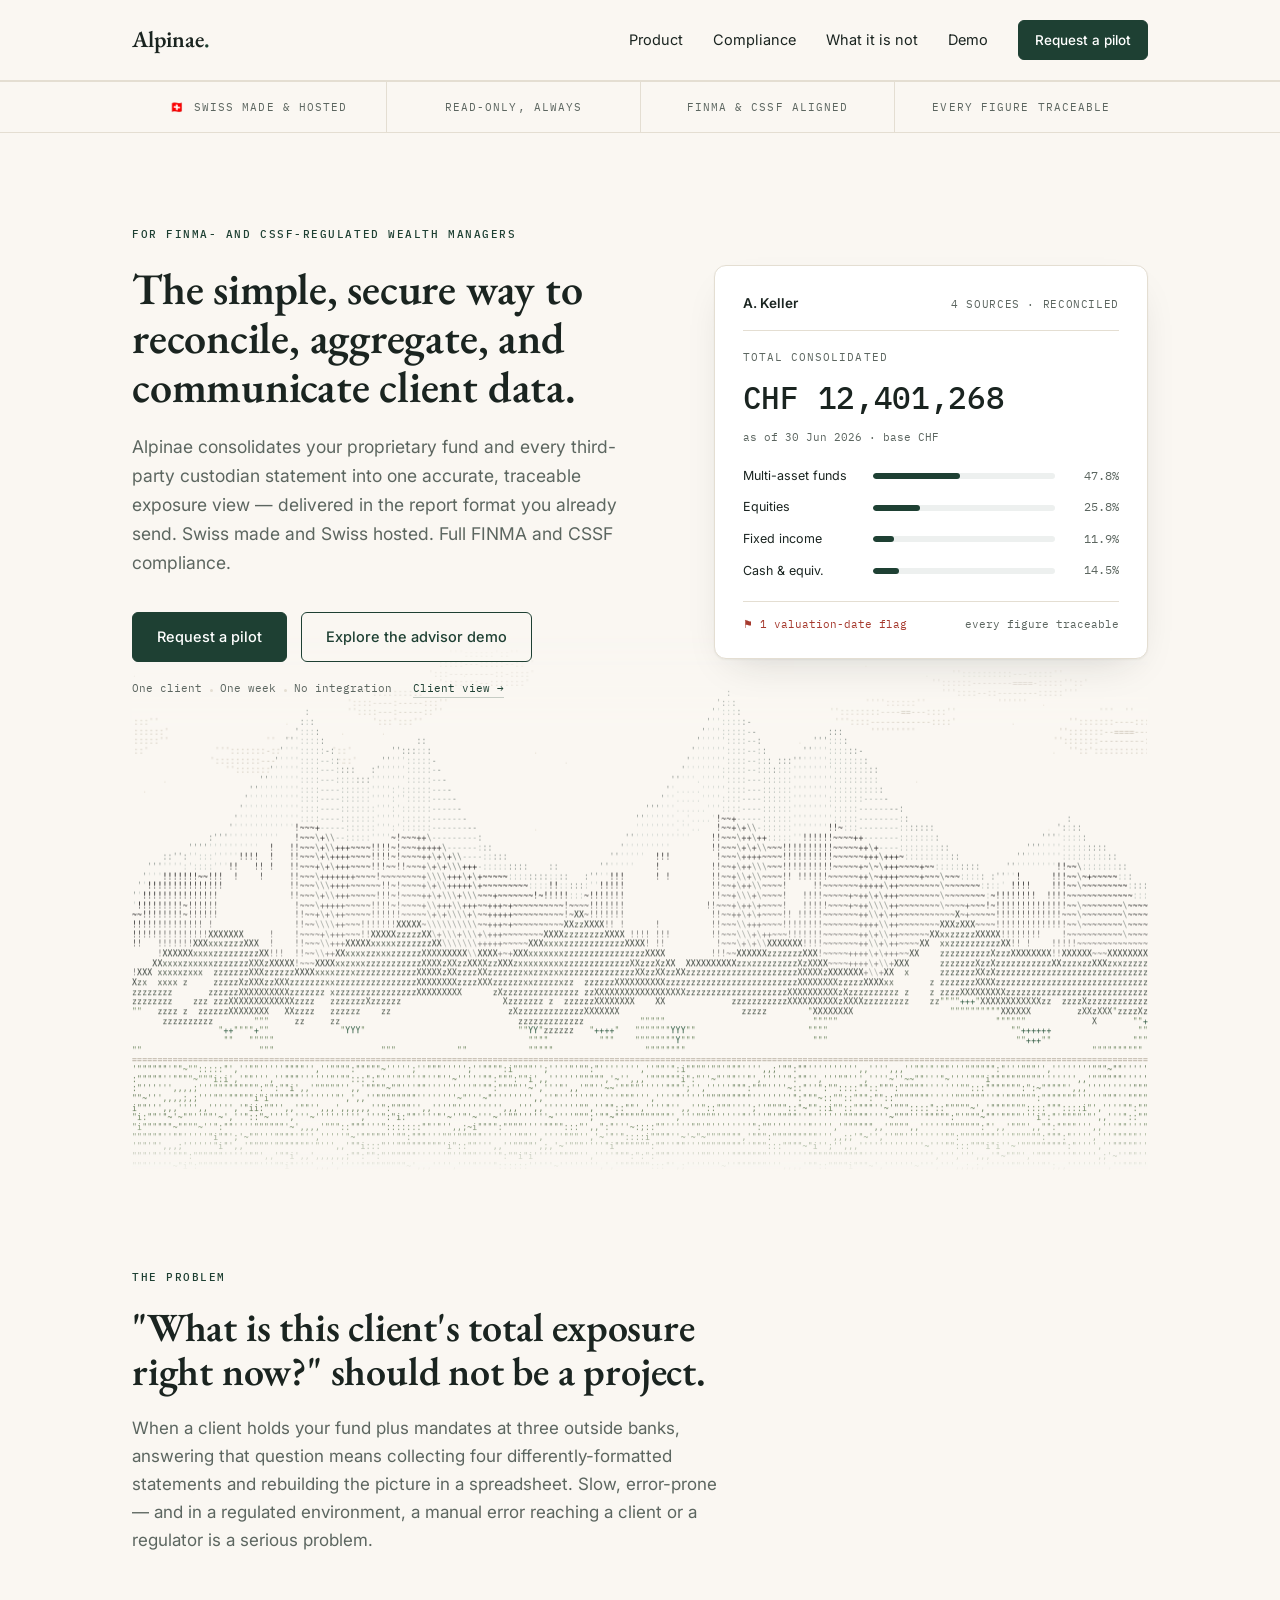
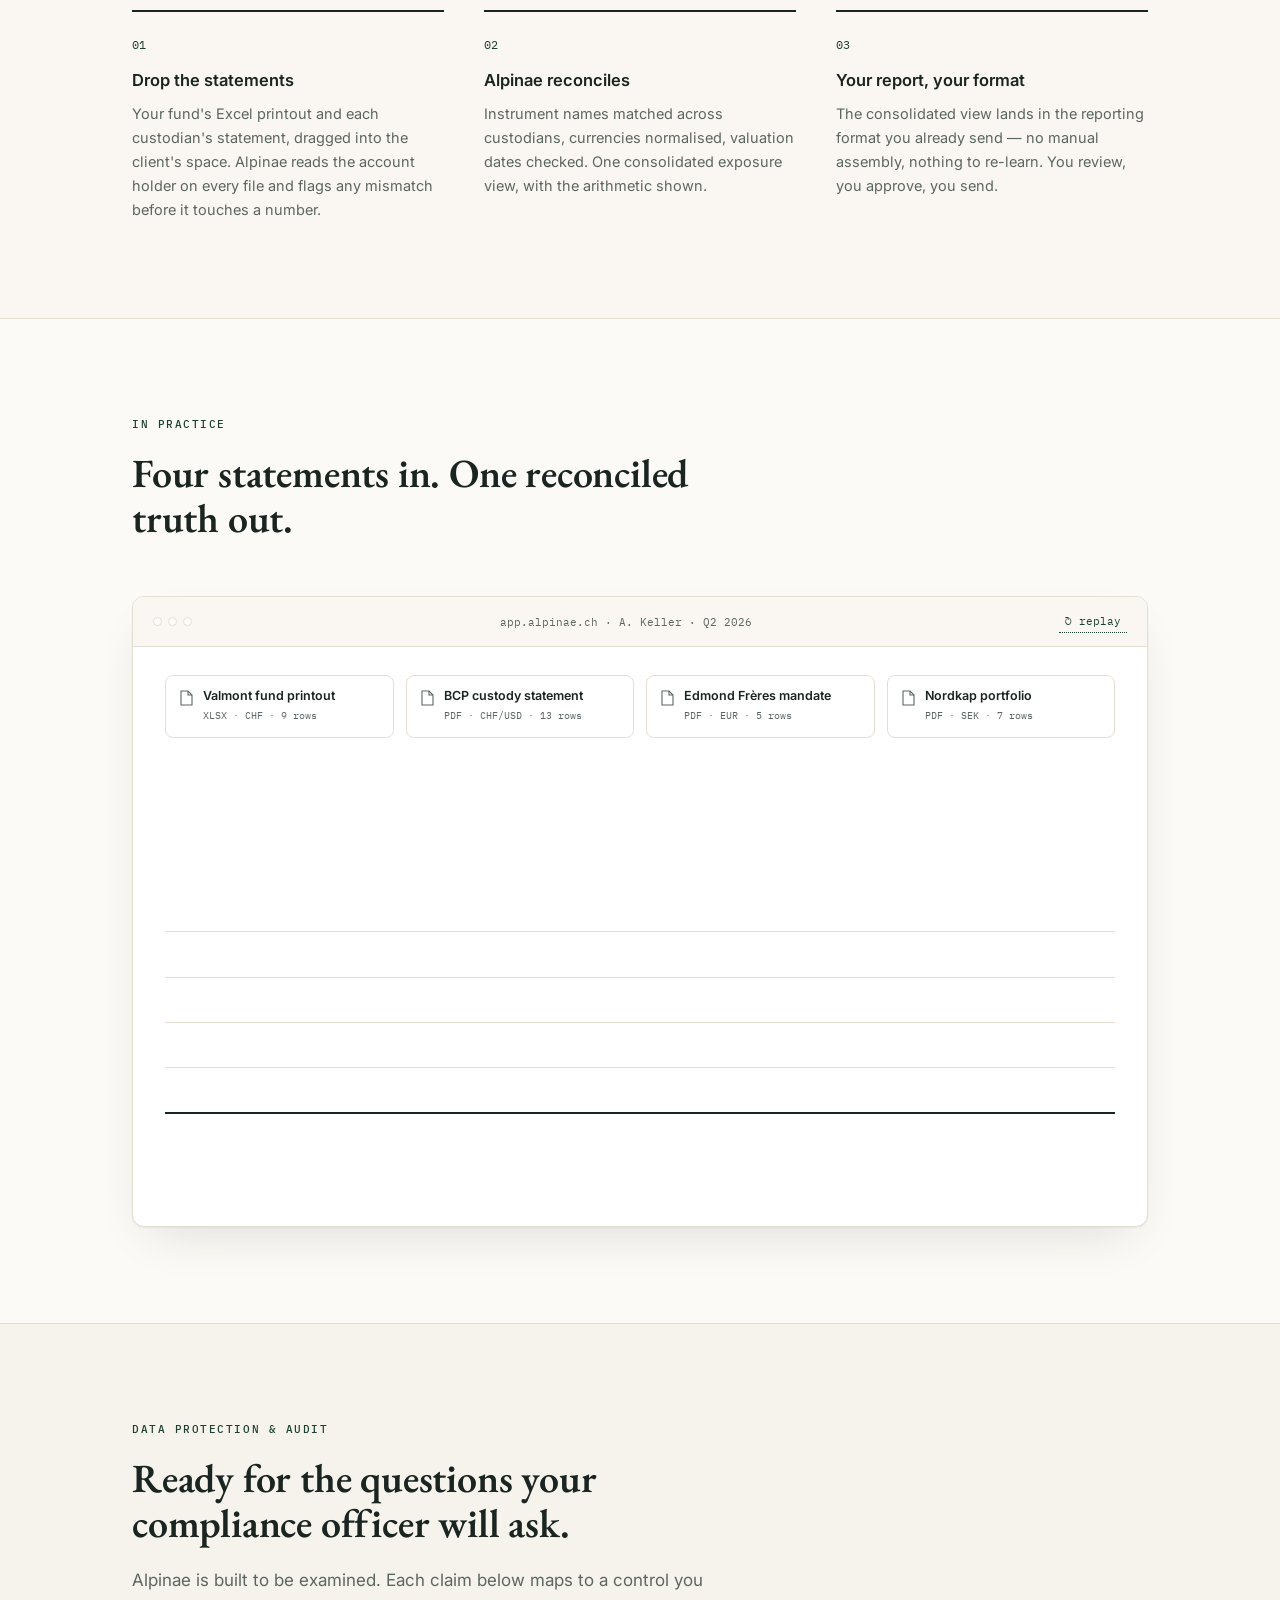
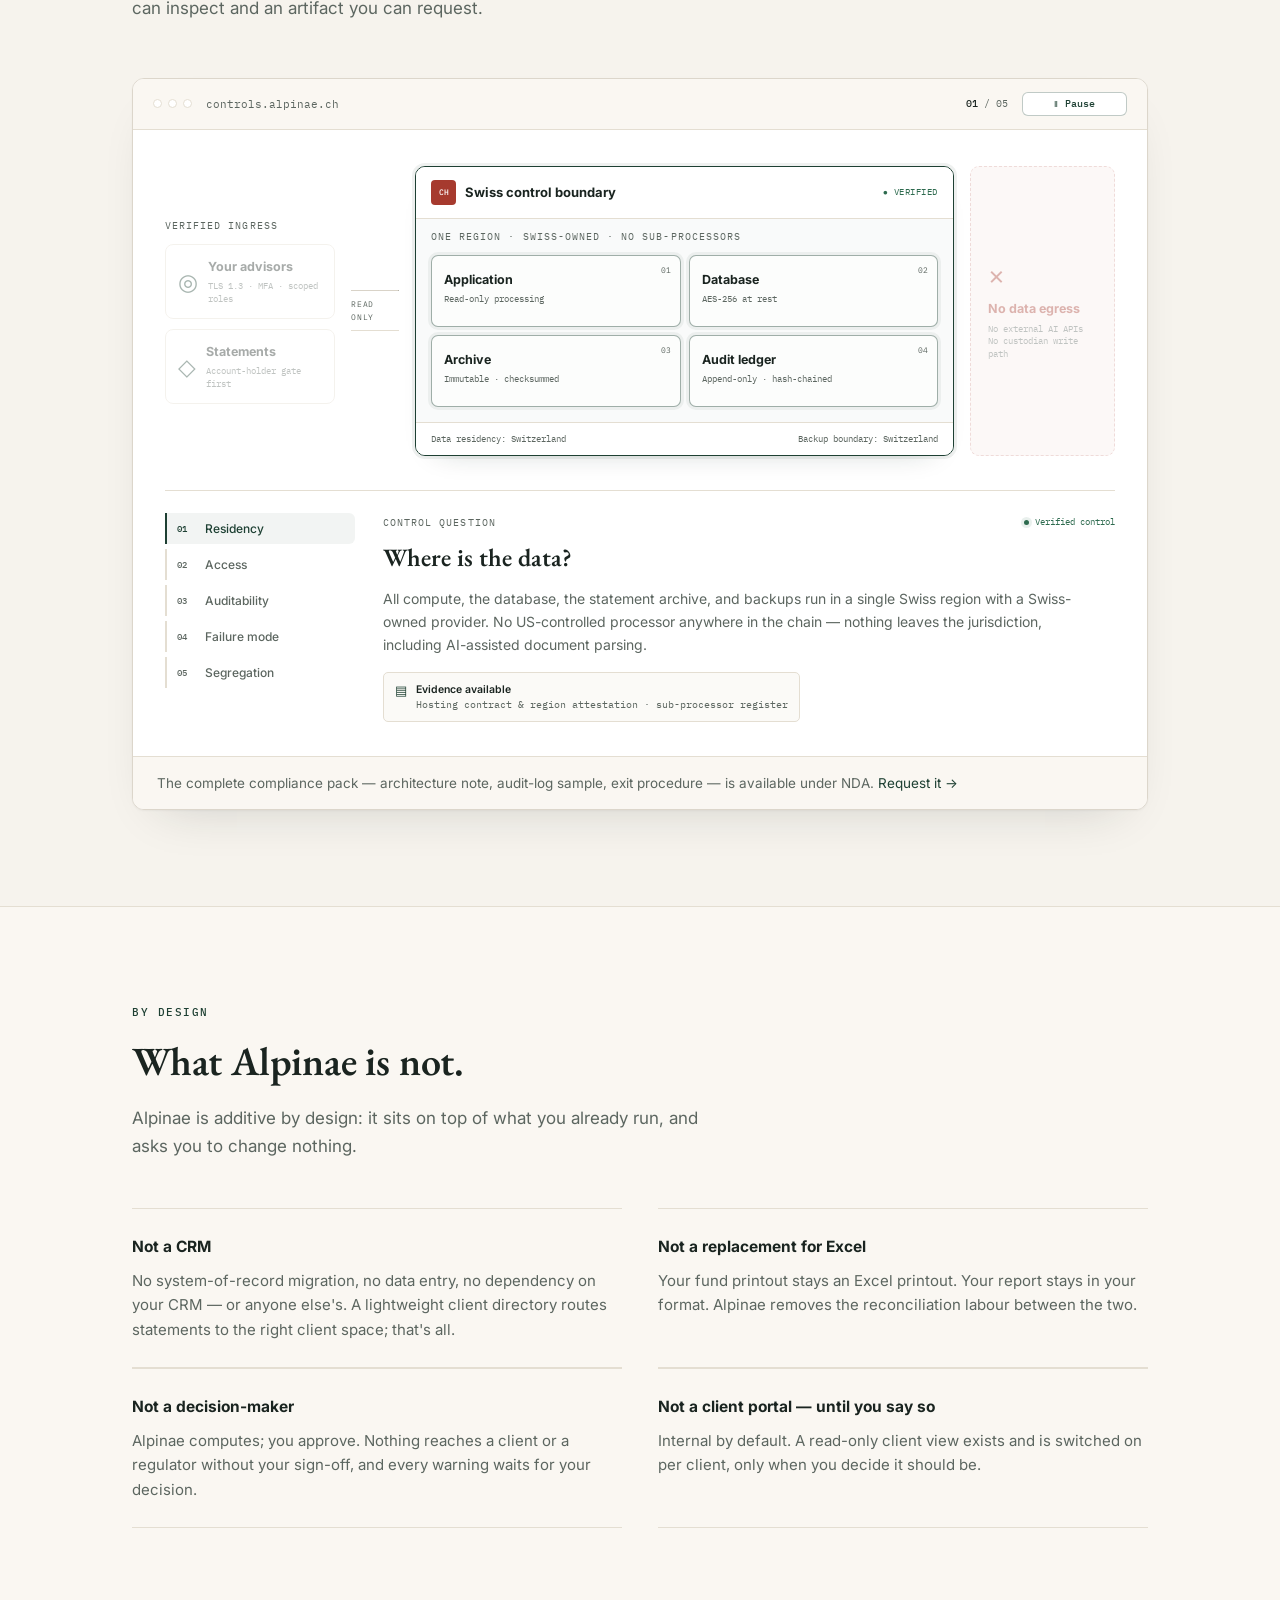
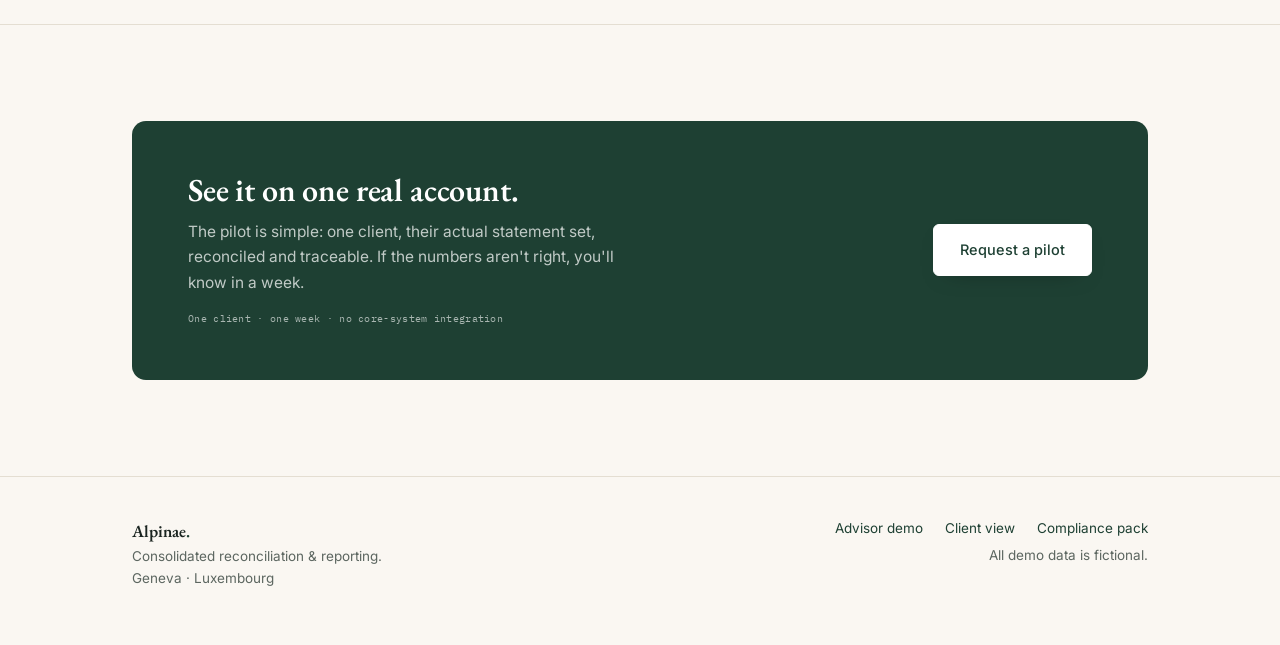
<file: index.html>
<!DOCTYPE html>
<html lang="en">
<head>
<meta charset="UTF-8">
<meta name="viewport" content="width=device-width, initial-scale=1.0">
<title>Alpinae — Consolidated reconciliation &amp; reporting for Swiss wealth managers</title>
<meta name="description" content="Alpinae consolidates your proprietary fund and third-party custodian statements into one accurate, fully traceable exposure view. Swiss made and hosted.">
<link rel="preconnect" href="https://fonts.googleapis.com">
<link rel="preconnect" href="https://fonts.gstatic.com" crossorigin>
<link href="https://fonts.googleapis.com/css2?family=EB+Garamond:wght@500;600&family=Inter:wght@400;500;600&family=IBM+Plex+Mono:wght@400;500&display=swap" rel="stylesheet">
<link rel="stylesheet" href="assets/landing.css?v=20260713-3">
</head>
<body>

<nav class="nav">
  <div class="container nav-inner">
    <a class="wordmark" href="index.html">Alpinae<span class="dot">.</span></a>
    <button class="nav-toggle" type="button" aria-expanded="false" aria-controls="nav-links">
      <span>Menu</span><i aria-hidden="true"></i>
    </button>
    <div class="nav-links" id="nav-links">
      <a href="#product">Product</a>
      <a href="#compliance">Compliance</a>
      <a href="#what-it-is-not">What it is not</a>
      <a href="demo/advisor.html">Demo</a>
      <a class="btn btn-primary btn-sm" href="mailto:kutbi.omar@gmail.com?subject=Alpinae%20pilot">Request a pilot</a>
    </div>
  </div>
</nav>

<div class="facts">
  <div class="container facts-inner">
    <span class="fact">🇨🇭 Swiss made &amp; hosted</span>
    <span class="fact">Read-only, always</span>
    <span class="fact">FINMA &amp; CSSF aligned</span>
    <span class="fact">Every figure traceable</span>
  </div>
</div>

<header class="hero">
  <div class="container hero-grid">
    <div>
      <p class="eyebrow">For FINMA- and CSSF-regulated wealth managers</p>
      <h1>The simple, secure way to reconcile, aggregate, and communicate client data.</h1>
      <p class="sub">
        Alpinae consolidates your proprietary fund and every third-party custodian
        statement into one accurate, traceable exposure view — delivered in the
        report format you already send. Swiss made and Swiss hosted. Full FINMA
        and CSSF compliance.
      </p>
      <div class="ctas">
        <a class="btn btn-primary" href="mailto:kutbi.omar@gmail.com?subject=Alpinae%20pilot">Request a pilot</a>
        <a class="btn btn-ghost" href="demo/advisor.html">Explore the advisor demo</a>
      </div>
      <div class="hero-assurance"><span>One client</span><span>One week</span><span>No integration</span><a href="demo/client.html">Client view →</a></div>
    </div>

    <div class="snapshot" aria-label="Example consolidated position">
      <div class="snapshot-head">
        <span class="who">A. Keller</span>
        <span class="src">4 sources · reconciled</span>
      </div>
      <p class="label">Total consolidated</p>
      <div class="total">CHF 12,401,268</div>
      <p class="asof">as of 30 Jun 2026 · base CHF</p>
      <div class="rows">
        <div class="row"><span class="lbl">Multi-asset funds</span><span class="bar"><i style="width:47.8%"></i></span><span class="val">47.8%</span></div>
        <div class="row"><span class="lbl">Equities</span><span class="bar"><i style="width:25.8%"></i></span><span class="val">25.8%</span></div>
        <div class="row"><span class="lbl">Fixed income</span><span class="bar"><i style="width:11.9%"></i></span><span class="val">11.9%</span></div>
        <div class="row"><span class="lbl">Cash &amp; equiv.</span><span class="bar"><i style="width:14.5%"></i></span><span class="val">14.5%</span></div>
      </div>
      <div class="snapshot-foot">
        <span class="flag">⚑ 1 valuation-date flag</span>
        <span>every figure traceable</span>
      </div>
    </div>
  </div>
</header>

<figure class="ascii-band" id="ascii-band" role="img" aria-label="A Swiss alpine valley with a passing train, rendered in animated ASCII characters">
  <canvas id="ascii-scene" aria-hidden="true"></canvas>
  <figcaption class="sr-only">Snow-capped peaks, drifting clouds, wind moving over the meadow, and a small train crossing the valley floor — drawn entirely in coloured monospace characters.</figcaption>
</figure>

<section class="section" id="product">
  <div class="container">
    <p class="eyebrow">The problem</p>
    <h2 class="section-title">"What is this client's total exposure right now?" should not be a project.</h2>
    <p class="section-lede">
      When a client holds your fund plus mandates at three outside banks, answering
      that question means collecting four differently-formatted statements and
      rebuilding the picture in a spreadsheet. Slow, error-prone — and in a
      regulated environment, a manual error reaching a client or a regulator is a
      serious problem.
    </p>

    <div class="steps">
      <div class="step">
        <span class="no">01</span>
        <h3>Drop the statements</h3>
        <p>Your fund's Excel printout and each custodian's statement, dragged into
        the client's space. Alpinae reads the account holder on every file and
        flags any mismatch before it touches a number.</p>
      </div>
      <div class="step">
        <span class="no">02</span>
        <h3>Alpinae reconciles</h3>
        <p>Instrument names matched across custodians, currencies normalised,
        valuation dates checked. One consolidated exposure view, with the
        arithmetic shown.</p>
      </div>
      <div class="step">
        <span class="no">03</span>
        <h3>Your report, your format</h3>
        <p>The consolidated view lands in the reporting format you already send —
        no manual assembly, nothing to re-learn. You review, you approve, you send.</p>
      </div>
    </div>
  </div>
</section>

<section class="section section-product">
  <div class="container">
    <p class="eyebrow">In practice</p>
    <h2 class="section-title">Four statements in. One reconciled truth out.</h2>

    <div class="screen" id="screen" data-stage="3">
      <div class="screen-bar">
        <span class="dots"><i></i><i></i><i></i></span>
        <span class="url">app.alpinae.ch · A. Keller · Q2 2026</span>
        <button class="replay" id="replay" type="button">↻ replay</button>
      </div>
      <div class="screen-body">

        <div class="files">
          <div class="file">
            <svg width="13" height="16" viewBox="0 0 13 16" fill="none"><path d="M1 1h7l4 4v10H1z" stroke="#5C6660" stroke-width="1.1"/><path d="M8 1v4h4" stroke="#5C6660" stroke-width="1.1"/></svg>
            <div><div class="fname">Valmont fund printout</div><div class="fmeta">XLSX · CHF · 9 rows</div></div>
          </div>
          <div class="file">
            <svg width="13" height="16" viewBox="0 0 13 16" fill="none"><path d="M1 1h7l4 4v10H1z" stroke="#5C6660" stroke-width="1.1"/><path d="M8 1v4h4" stroke="#5C6660" stroke-width="1.1"/></svg>
            <div><div class="fname">BCP custody statement</div><div class="fmeta">PDF · CHF/USD · 13 rows</div></div>
          </div>
          <div class="file">
            <svg width="13" height="16" viewBox="0 0 13 16" fill="none"><path d="M1 1h7l4 4v10H1z" stroke="#5C6660" stroke-width="1.1"/><path d="M8 1v4h4" stroke="#5C6660" stroke-width="1.1"/></svg>
            <div><div class="fname">Edmond Frères mandate</div><div class="fmeta">PDF · EUR · 5 rows</div></div>
          </div>
          <div class="file">
            <svg width="13" height="16" viewBox="0 0 13 16" fill="none"><path d="M1 1h7l4 4v10H1z" stroke="#5C6660" stroke-width="1.1"/><path d="M8 1v4h4" stroke="#5C6660" stroke-width="1.1"/></svg>
            <div><div class="fname">Nordkap portfolio</div><div class="fmeta">PDF · SEK · 7 rows</div></div>
          </div>
        </div>

        <div class="process">
          <div class="proc-track"><i></i></div>
          <span class="proc-txt done" id="proc-txt">reconciled ✓ · 34 rows → 8 positions · 1 flag</span>
        </div>

        <div class="result">
          <div class="result-head">
            <span class="rh-title">Consolidated exposure — A. Keller</span>
            <span class="rh-meta">as of 30 Jun 2026 · base CHF</span>
          </div>
          <div style="overflow-x:auto;">
            <table class="rtable">
              <thead>
                <tr>
                  <th>Instrument</th><th>Held at</th><th class="r">Value (CHF)</th><th class="r">Weight</th>
                </tr>
              </thead>
              <tbody>
                <tr>
                  <td data-label="Instrument">Valmont Global Allocation Fund</td>
                  <td data-label="Held at"><span class="sub">Proprietary</span></td>
                  <td class="r" data-label="Value (CHF)">4,819,815</td><td class="r" data-label="Weight">38.9%</td>
                </tr>
                <tr>
                  <td data-label="Instrument">Nestlé SA · CH0038863350</td>
                  <td data-label="Held at"><span class="sub">2 custodians</span></td>
                  <td class="r" data-label="Value (CHF)">1,301,742</td><td class="r" data-label="Weight">10.5%</td>
                </tr>
                <tr>
                  <td data-label="Instrument">US Treasury 4.25% 2031</td>
                  <td data-label="Held at"><span class="sub">2 custodians</span></td>
                  <td class="r" data-label="Value (CHF)">1,470,480</td><td class="r" data-label="Weight">11.9%</td>
                </tr>
                <tr>
                  <td data-label="Instrument">Investor AB ser. B<span class="chip-flag">27 JUN</span></td>
                  <td data-label="Held at"><span class="sub">Nordkap AM</span></td>
                  <td class="r" data-label="Value (CHF)">512,236</td><td class="r" data-label="Weight">4.1%</td>
                </tr>
                <tr>
                  <td data-label="Instrument"><span class="sub">… 4 further positions</span></td>
                  <td data-label="Held at"></td>
                  <td class="r" data-label="Value (CHF)">4,296,995</td><td class="r" data-label="Weight">34.6%</td>
                </tr>
                <tr class="rtotal">
                  <td data-label="Instrument">Total consolidated</td><td data-label="Held at"></td>
                  <td class="r" data-label="Value (CHF)">12,401,268</td><td class="r" data-label="Weight">100.0%</td>
                </tr>
              </tbody>
            </table>
          </div>
          <p class="result-caption">
            Every figure traceable to its source statement — page, line, and FX rate.
            <a href="demo/advisor.html">Open the full demo →</a>
          </p>
        </div>

      </div>
    </div>
  </div>
</section>

<section class="section section-compliance" id="compliance">
  <div class="container">
    <p class="eyebrow">Data protection &amp; audit</p>
    <h2 class="section-title">Ready for the questions your compliance officer will ask.</h2>
    <p class="section-lede">
      Alpinae is built to be examined. Each claim below maps to a control you can
      inspect and an artifact you can request.
    </p>

    <div class="screen comp-screen" id="comp-screen" data-cstep="0" data-playing="false">
      <div class="screen-bar">
        <span class="dots"><i></i><i></i><i></i></span>
        <span class="url">controls.alpinae.ch</span>
        <span class="comp-step-count"><b id="comp-current">01</b> / 05</span>
        <button class="comp-play" id="comp-play" type="button" aria-label="Play compliance walkthrough"><span aria-hidden="true">▶</span> Walkthrough</button>
      </div>
      <div class="screen-body">

        <div class="compliance-map" role="img" aria-label="Verified inputs enter a Swiss-owned region containing four controlled services. No write path or data egress exists.">
          <div class="map-ingress">
            <span class="map-label">Verified ingress</span>
            <div id="vg-adv" class="vg map-node">
              <span class="map-icon" aria-hidden="true">◎</span>
              <div><strong>Your advisors</strong><small>TLS 1.3 · MFA · scoped roles</small></div>
              <span class="node-event event-access">access scoped · read logged</span>
            </div>
            <div id="vg-gate" class="vg map-node">
              <span class="map-icon" aria-hidden="true">◇</span>
              <div><strong>Statements</strong><small>Account-holder gate first</small></div>
              <span class="node-event event-gate">holder mismatch · blocked</span>
            </div>
          </div>

          <div class="map-flow" aria-hidden="true"><i><b class="flow-signal"></b></i><span>READ ONLY</span><i></i></div>

          <div id="vg-region" class="vg swiss-boundary">
            <div class="boundary-head">
              <div><span class="ch-mark">CH</span><strong>Swiss control boundary</strong></div>
              <span class="verified-mark">● VERIFIED</span>
            </div>
            <div class="boundary-meta">ONE REGION · SWISS-OWNED · NO SUB-PROCESSORS</div>
            <div class="control-grid">
              <div id="vg-app" class="vg control-node"><span class="control-no">01</span><strong>Application</strong><small>Read-only processing</small><span class="node-event event-app">policy check passed</span></div>
              <div id="vg-db" class="vg control-node"><span class="control-no">02</span><strong>Database</strong><small>AES-256 at rest</small></div>
              <div id="vg-arch" class="vg control-node"><span class="control-no">03</span><strong>Archive</strong><small>Immutable · checksummed</small></div>
              <div id="vg-log" class="vg control-node"><span class="control-no">04</span><strong>Audit ledger</strong><small>Append-only · hash-chained</small><span class="node-event event-ledger">event 9f21… appended</span></div>
            </div>
            <div class="boundary-foot"><span>Data residency: Switzerland</span><span>Backup boundary: Switzerland</span></div>
          </div>

          <div id="vg-egress" class="vg map-egress">
            <span class="egress-attempt" aria-hidden="true"><i></i></span>
            <span class="blocked-mark" aria-hidden="true">×</span>
            <strong>No data egress</strong>
            <small>No external AI APIs<br>No custodian write path</small>
          </div>
        </div>

        <div class="comp-caption">
          <div class="cchips" role="tablist" aria-label="Compliance controls">
            <button class="cchip on" type="button" role="tab" aria-selected="true" aria-controls="control-detail"><span>01</span>Residency</button>
            <button class="cchip" type="button" role="tab" aria-selected="false" aria-controls="control-detail"><span>02</span>Access</button>
            <button class="cchip" type="button" role="tab" aria-selected="false" aria-controls="control-detail"><span>03</span>Auditability</button>
            <button class="cchip" type="button" role="tab" aria-selected="false" aria-controls="control-detail"><span>04</span>Failure mode</button>
            <button class="cchip" type="button" role="tab" aria-selected="false" aria-controls="control-detail"><span>05</span>Segregation</button>
          </div>
          <div class="control-detail" id="control-detail" role="tabpanel" aria-live="polite">
            <div class="detail-heading"><span class="detail-label">Control question</span><span class="control-status"><i></i>Verified control</span></div>
            <div class="detail-copy" id="detail-copy">
              <h4 id="cq">Where is the data?</h4>
              <p id="ct">All compute, the database, the statement archive, and backups run in a
            single Swiss region with a Swiss-owned provider. No US-controlled processor
            anywhere in the chain — nothing leaves the jurisdiction, including
            AI-assisted document parsing.</p>
              <p class="cev-line"><span aria-hidden="true">▤</span><span><b>Evidence available</b><span id="cev">Hosting contract &amp; region attestation · sub-processor register</span></span></p>
            </div>
          </div>
        </div>
      </div>

      <div class="controls-foot">
        The complete compliance pack — architecture note, audit-log sample, exit
        procedure — is available under NDA.
        <a href="mailto:kutbi.omar@gmail.com?subject=Alpinae%20compliance%20pack">Request it →</a>
      </div>
    </div>

  </div>
</section>

<section class="section" id="what-it-is-not">
  <div class="container">
    <p class="eyebrow">By design</p>
    <h2 class="section-title">What Alpinae is not.</h2>
    <p class="section-lede">Alpinae is additive by design: it sits on top of what you already run, and asks you to change nothing.</p>

    <div class="notlist">
      <div class="nrow">
        <strong>Not a CRM</strong>
        <span>No system-of-record migration, no data entry, no dependency on your
        CRM — or anyone else's. A lightweight client directory routes statements
        to the right client space; that's all.</span>
      </div>
      <div class="nrow">
        <strong>Not a replacement for Excel</strong>
        <span>Your fund printout stays an Excel printout. Your report stays in
        your format. Alpinae removes the reconciliation labour between the two.</span>
      </div>
      <div class="nrow">
        <strong>Not a decision-maker</strong>
        <span>Alpinae computes; you approve. Nothing reaches a client or a
        regulator without your sign-off, and every warning waits for your
        decision.</span>
      </div>
      <div class="nrow">
        <strong>Not a client portal — until you say so</strong>
        <span>Internal by default. A read-only client view exists and is switched
        on per client, only when you decide it should be.</span>
      </div>
    </div>
  </div>
</section>

<section class="section">
  <div class="container">
    <div class="cta-band">
      <div>
        <h2>See it on one real account.</h2>
        <p>The pilot is simple: one client, their actual statement set, reconciled
        and traceable. If the numbers aren't right, you'll know in a week.</p>
        <span class="cta-proof">One client · one week · no core-system integration</span>
      </div>
      <a class="btn" href="mailto:kutbi.omar@gmail.com?subject=Alpinae%20pilot">Request a pilot</a>
    </div>
  </div>
</section>

<footer class="footer">
  <div class="container footer-inner">
    <div class="footer-brand">
      <span class="wordmark" style="font-size:17px;">Alpinae<span class="dot">.</span></span><br>
      Consolidated reconciliation &amp; reporting.<br>Geneva · Luxembourg
    </div>
    <div class="footer-links">
      <a href="demo/advisor.html">Advisor demo</a>
      <a href="demo/client.html">Client view</a>
      <a href="mailto:kutbi.omar@gmail.com?subject=Alpinae%20compliance%20pack">Compliance pack</a>
      <span>All demo data is fictional.</span>
    </div>
  </div>
</footer>

<script>
/* Compact navigation on small screens. */
(function () {
  var nav = document.querySelector('.nav');
  var toggle = document.querySelector('.nav-toggle');
  if (!nav || !toggle) return;
  toggle.addEventListener('click', function () {
    var open = nav.classList.toggle('open');
    toggle.setAttribute('aria-expanded', open ? 'true' : 'false');
  });
  nav.querySelectorAll('.nav-links a').forEach(function (link) {
    link.addEventListener('click', function () {
      nav.classList.remove('open');
      toggle.setAttribute('aria-expanded', 'false');
    });
  });
})();

/* The reconciliation screen: statements arrive -> processing -> the table builds in place.
   Static end-state (stage 3) without JS or with reduced motion. */
(function () {
  var screen = document.getElementById('screen');
  var procTxt = document.getElementById('proc-txt');
  var replay = document.getElementById('replay');
  if (!screen) return;
  var reduced = window.matchMedia('(prefers-reduced-motion: reduce)').matches;
  var DONE = 'reconciled \u2713 \u00b7 34 rows \u2192 8 positions \u00b7 1 flag';
  var STEPS = [
    'reading account holders \u2014 4 of 4 verified',
    'parsing 34 rows across 4 formats',
    'matching instruments \u2014 6 ISIN-exact \u00b7 2 confirmed',
    'normalising 4 currencies \u2192 CHF \u00b7 SNB rates'
  ];
  var timers = [];
  function at(ms, fn) { timers.push(setTimeout(fn, ms)); }
  function play() {
    timers.forEach(clearTimeout);
    timers = [];
    screen.dataset.stage = '0';
    procTxt.classList.remove('done');
    procTxt.textContent = '';
    void screen.offsetHeight;
    at(60, function () { screen.dataset.stage = '1'; });
    at(1500, function () { screen.dataset.stage = '2'; procTxt.textContent = STEPS[0]; });
    at(2150, function () { procTxt.textContent = STEPS[1]; });
    at(2800, function () { procTxt.textContent = STEPS[2]; });
    at(3450, function () { procTxt.textContent = STEPS[3]; });
    at(4050, function () {
      screen.dataset.stage = '3';
      procTxt.classList.add('done');
      procTxt.textContent = DONE;
    });
  }
  replay.addEventListener('click', play);
  if (reduced) return;
  function inView() {
    var r = screen.getBoundingClientRect();
    var visible = Math.min(r.bottom, window.innerHeight) - Math.max(r.top, 0);
    return visible > Math.min(r.height, window.innerHeight) * 0.45;
  }
  function check() {
    if (!inView()) return;
    window.removeEventListener('scroll', check);
    play();
  }
  window.addEventListener('scroll', check, { passive: true });
  check();
})();

/* Compliance walkthrough: a quiet, inspectable control path rather than a slide show. */
(function () {
  var card = document.getElementById('comp-screen');
  if (!card) return;
  var reduced = window.matchMedia('(prefers-reduced-motion: reduce)').matches;
  var CS = [
    { q: 'Where is the data?',
      t: 'All compute, the database, the statement archive, and backups run in a single Swiss region with a Swiss-owned provider. No US-controlled processor anywhere in the chain — nothing leaves the jurisdiction, including AI-assisted document parsing.',
      ev: 'Hosting contract & region attestation · sub-processor register',
      targets: ['vg-region', 'vg-app', 'vg-db', 'vg-arch', 'vg-log'] },
    { q: 'Who can see it?',
      t: "Role-based access with mandatory two-factor authentication. Advisors are scoped to their assigned clients; the compliance role reads everything plus the audit trail. Every read is logged — including administrators'.",
      ev: 'Access-control matrix · read-access log extract',
      targets: ['vg-adv', 'vg-app', 'vg-log'] },
    { q: 'Can we audit it?',
      t: 'An append-only, hash-chained log records every statement ingested, every reconciliation, every report generated, and every access. Tampering breaks the chain and is evident on verification.',
      ev: 'Full-log CSV export · chain-verification procedure',
      targets: ['vg-log', 'vg-arch'] },
    { q: 'What happens when it breaks?',
      t: 'Your firm keeps working. Alpinae is read-only — no write path to any bank, custodian, or system of record exists — so an outage costs you a convenience, never a capability. Your statements remain at your custodians; your reports still go out. Stop using it tomorrow and nothing changes.',
      ev: 'Architecture note · exit & deletion procedure',
      targets: ['vg-egress'] },
    { q: 'Can a statement land in the wrong client?',
      t: "Every uploaded file's account holder is read and compared to the client space before anything is parsed. A mismatch blocks reconciliation until you decide — one client's positions never appear in another client's report.",
      ev: 'Mismatch resolutions in the audit log · live control in the demo',
      targets: ['vg-gate', 'vg-app'] }
  ];
  var ALL = ['vg-adv', 'vg-gate', 'vg-region', 'vg-app', 'vg-db', 'vg-arch', 'vg-log', 'vg-egress'];
  var chips = Array.prototype.slice.call(card.querySelectorAll('.cchip'));
  var q = document.getElementById('cq'), t = document.getElementById('ct'), ev = document.getElementById('cev');
  var copy = document.getElementById('detail-copy');
  var current = document.getElementById('comp-current');
  var playButton = document.getElementById('comp-play');
  var timer = null;
  var active = 0;
  var hasPlayed = false;
  var initialised = false; // the initial paint must never scroll the page

  function paintStep(n) {
    active = n;
    card.dataset.cstep = n;
    current.textContent = String(n + 1).padStart(2, '0');
    chips.forEach(function (c, k) {
      c.classList.toggle('on', k === n);
      c.setAttribute('aria-selected', k === n ? 'true' : 'false');
      c.tabIndex = k === n ? 0 : -1;
    });
    if (initialised && window.innerWidth <= 640) {
      chips[n].scrollIntoView({ behavior: reduced ? 'auto' : 'smooth', block: 'nearest', inline: 'nearest' });
    }
    ALL.forEach(function (id) {
      var el = document.getElementById(id);
      var lit = CS[n].targets.indexOf(id) >= 0;
      el.classList.toggle('lit', lit);
      el.classList.toggle('dim', !lit && id !== 'vg-region');
    });
    card.classList.remove('step-enter');
    void card.offsetWidth;
    card.classList.add('step-enter');
  }

  function setStep(n, immediate) {
    paintStep(n);
    if (immediate || reduced) {
      q.textContent = CS[n].q;
      t.textContent = CS[n].t;
      ev.textContent = CS[n].ev;
      return;
    }
    copy.classList.add('is-changing');
    window.setTimeout(function () {
      q.textContent = CS[n].q;
      t.textContent = CS[n].t;
      ev.textContent = CS[n].ev;
      copy.classList.remove('is-changing');
    }, 130);
  }

  function updatePlayButton(label, icon) {
    playButton.innerHTML = '<span aria-hidden="true">' + icon + '</span> ' + label;
    playButton.setAttribute('aria-label', label + ' compliance walkthrough');
  }

  function stopWalkthrough(label) {
    if (timer) window.clearInterval(timer);
    timer = null;
    card.dataset.playing = 'false';
    updatePlayButton(label || 'Replay', label === 'Resume' ? '▶' : '↻');
  }

  function playWalkthrough() {
    if (reduced) return;
    if (timer) {
      stopWalkthrough('Resume');
      return;
    }
    setStep(active === CS.length - 1 ? 0 : active, false);
    card.dataset.playing = 'true';
    updatePlayButton('Pause', 'Ⅱ');
    timer = window.setInterval(function () {
      if (active >= CS.length - 1) {
        stopWalkthrough('Replay');
        return;
      }
      setStep(active + 1, false);
    }, 2800);
  }

  chips.forEach(function (c, k) {
    c.addEventListener('click', function () {
      stopWalkthrough('Replay');
      setStep(k, false);
    });
    c.addEventListener('keydown', function (event) {
      if (event.key !== 'ArrowDown' && event.key !== 'ArrowUp' && event.key !== 'ArrowRight' && event.key !== 'ArrowLeft') return;
      event.preventDefault();
      var forward = event.key === 'ArrowDown' || event.key === 'ArrowRight';
      var next = (k + (forward ? 1 : -1) + chips.length) % chips.length;
      chips[next].focus();
      stopWalkthrough('Replay');
      setStep(next, false);
    });
  });
  playButton.addEventListener('click', playWalkthrough);
  card.addEventListener('focusin', function (event) {
    if (timer && event.target !== playButton) stopWalkthrough('Resume');
  });

  setStep(0, true);
  initialised = true;
  if (!reduced && 'IntersectionObserver' in window) {
    var observer = new IntersectionObserver(function (entries) {
      if (!hasPlayed && entries[0].isIntersecting) {
        hasPlayed = true;
        window.setTimeout(playWalkthrough, 420);
        observer.disconnect();
      }
    }, { threshold: 0.5 });
    observer.observe(card);
  }
})();

</script>

<script>
(() => {
  "use strict";

  const COLS = 200;
  const ROWS = 56;
  const CELL_ASPECT = 1.9;               // cell height / cell width
  const PAPER = "#FAF7F2";

  // Curated per-region ramps — a single global ramp puts punctuation noise
  // ("?][}{") in the midtones, which reads as static rather than terrain.
  const SNOW_RAMP = "`.':-=";
  const FAR_RAMP = ".,:;!~+=zx";
  const NEAR_RAMP = ":;~+=xzXH#8";
  const FOREST_RAMP = "!iy+YT#";
  const MEADOW_RAMP = ".,'\":;~ii";
  const FPS_INTERVAL = 80;               // ~12 fps — ASCII reads better slightly stepped

  const TRACK_Y = ROWS - 12;             // rail row; train rides on TRACK_Y - 1
  const MEADOW_Y = TRACK_Y + 1;

  const stage = document.getElementById("ascii-band");
  const canvas = document.getElementById("ascii-scene");
  const ctx = canvas.getContext("2d", { alpha: false });

  const staticC = document.createElement("canvas");
  const staticX = staticC.getContext("2d", { alpha: false });
  const cloudC = document.createElement("canvas");
  const cloudX = cloudC.getContext("2d");

  let seed = 1913;                       // year the Lötschberg line opened
  let scene = null;
  let cellW = 0, cellH = 0, fontSize = 0;
  let running = !matchMedia("(prefers-reduced-motion: reduce)").matches;
  let visible = true;
  let lastFrame = -Infinity;

  // ---------- deterministic noise ----------

  function hash(x, y) {
    let h = (x * 374761393 + y * 668265263 + seed * 974634211) | 0;
    h = Math.imul(h ^ (h >>> 13), 1274126177);
    return ((h ^ (h >>> 16)) >>> 0) / 4294967296;
  }

  function noise(x, y) {
    const xi = Math.floor(x), yi = Math.floor(y);
    const xf = x - xi, yf = y - yi;
    const u = xf * xf * (3 - 2 * xf), v = yf * yf * (3 - 2 * yf);
    const a = hash(xi, yi), b = hash(xi + 1, yi);
    const c = hash(xi, yi + 1), d = hash(xi + 1, yi + 1);
    return a + (b - a) * u + (c - a) * v + (a - b - c + d) * u * v;
  }

  function fbm(x, y, octaves) {
    let sum = 0, amp = 0.5, freq = 1;
    for (let i = 0; i < octaves; i += 1) {
      sum += amp * noise(x * freq, y * freq);
      freq *= 2;
      amp *= 0.5;
    }
    return sum;
  }

  // Ridgelines are art-directed, not generated: noise alone has no
  // composition. Control points define the silhouette; noise only jitters it.
  const FAR_PTS = [
    [0, 26], [18, 20], [34, 9], [44, 15], [56, 11], [70, 22], [88, 26],
    [104, 17], [117, 6], [126, 13], [139, 10], [152, 19], [168, 25],
    [184, 20], [199, 26],
  ];
  const NEAR_PTS = [
    [0, 36], [16, 31], [34, 35], [52, 30], [72, 34], [90, 29], [108, 35],
    [126, 32], [144, 36], [162, 30], [182, 34], [199, 32],
  ];

  function polyline(points, x) {
    for (let p = 0; p < points.length - 1; p += 1) {
      const [x0, y0] = points[p], [x1, y1] = points[p + 1];
      if (x >= x0 && x <= x1) return y0 + (y1 - y0) * (x - x0) / (x1 - x0);
    }
    return points[points.length - 1][1];
  }

  // ---------- palette helpers ----------

  function mix(hexA, hexB, t) {
    t = Math.max(0, Math.min(1, t));
    const a = parseInt(hexA.slice(1), 16), b = parseInt(hexB.slice(1), 16);
    const r = Math.round((a >> 16) + (((b >> 16) & 255) - (a >> 16)) * t);
    const g = Math.round(((a >> 8) & 255) + (((b >> 8) & 255) - ((a >> 8) & 255)) * t);
    const bl = Math.round((a & 255) + ((b & 255) - (a & 255)) * t);
    return `rgb(${r} ${g} ${bl})`;
  }

  const MEADOW = ["#5B7150", "#637B57", "#6C855E", "#758F66", "#7E986E"];

  function pick(ramp, t) {
    const i = Math.max(0, Math.min(ramp.length - 1, Math.round(t * (ramp.length - 1))));
    return ramp[i];
  }

  const clamp = (v, a, b) => (v < a ? a : v > b ? b : v);

  // ---------- scene build (pure data, resolution-independent) ----------

  function buildScene() {
    const chars = new Array(COLS * ROWS).fill(" ");
    const colors = new Array(COLS * ROWS).fill(PAPER);
    const meadowCells = [];               // { x, y, rampIndex, color }

    const farCrest = new Array(COLS);
    const nearCrest = new Array(COLS);
    const forestTop = new Array(COLS);
    const skyTop = new Array(COLS);       // cloud clip line

    for (let x = 0; x < COLS; x += 1) {
      farCrest[x] = Math.round(polyline(FAR_PTS, x) + 1.6 * (noise(x * 0.35, 21) - 0.5));
      nearCrest[x] = Math.round(polyline(NEAR_PTS, x) + 1.6 * (noise(x * 0.3, 63) - 0.5));
      // fingered forest edge — two octaves so the treeline isn't a flat rule
      forestTop[x] = Math.round(TRACK_Y - 5
        + 4.5 * (noise(x * 0.09, 77) - 0.5)
        + 2.0 * (noise(x * 0.28, 131) - 0.5));
      skyTop[x] = Math.min(farCrest[x], nearCrest[x]);
    }

    const slopeAt = (arr, x) =>
      (arr[Math.min(COLS - 1, x + 2)] - arr[Math.max(0, x - 2)]) / 4;

    // Directional light (upper-left): a face whose crest descends to the right
    // turns away from the light → shadow; a rising face is lit. Smoothed over a
    // wide window so the whole flank shares one tone instead of speckling.
    // 0 = deep shadow, 1 = full sun.
    const lightAt = (arr, x) => {
      const s = (arr[Math.min(COLS - 1, x + 4)] - arr[Math.max(0, x - 4)]) / 8;
      return clamp(0.5 - s * 0.52, 0.05, 0.97);
    };
    const farLit = new Array(COLS);
    const nearLit = new Array(COLS);
    for (let x = 0; x < COLS; x += 1) {
      farLit[x] = lightAt(farCrest, x);
      nearLit[x] = lightAt(nearCrest, x);
    }

    for (let y = 0; y < ROWS; y += 1) {
      for (let x = 0; x < COLS; x += 1) {
        const i = y * COLS + x;
        // x/y frequencies compensate for tall cells so the noise is
        // isotropic on screen — otherwise it bands horizontally
        const tex = fbm(x * 0.11, y * 0.21, 4);

        if (y > TRACK_Y) {
          // meadow — light and airy, animated by gusts
          let t = 0.7 * fbm(x * 0.3, y * 0.55, 3);
          if (hash(x * 7 + 2, y * 3 + 1) > 0.95) t += 0.45;   // odd tuft
          const shade = Math.max(0, Math.min(MEADOW.length - 1,
            Math.floor(fbm(x * 0.08, y * 0.2, 2) * MEADOW.length)));
          chars[i] = pick(MEADOW_RAMP, t);
          colors[i] = MEADOW[shade];
          meadowCells.push({
            x, y,
            rampIndex: Math.max(0, Math.min(MEADOW_RAMP.length - 1,
              Math.round(t * (MEADOW_RAMP.length - 1)))),
            color: MEADOW[shade],
          });

        } else if (y === TRACK_Y) {
          chars[i] = "=";
          colors[i] = "#A79D8C";

        } else if (y >= forestTop[x]) {
          // forest band — scattered pine clumps over meadow, so the treeline
          // reads as stippled stands rather than a solid dark rule
          const clump = fbm(x * 0.14, y * 0.34, 2);
          if (clump < 0.52) {
            continue;                                                  // meadow gap → paper
          } else if (clump < 0.6) {
            chars[i] = pick(MEADOW_RAMP, 0.4);                         // sparse scrub
            colors[i] = MEADOW[2];
          } else {
            chars[i] = pick(FOREST_RAMP, 0.3 + 0.55 * tex);
            colors[i] = mix("#265039", "#37664B", tex);
          }

        } else if (y >= nearCrest[x]) {
          // near ridge — solid dark foothill mass, one tone per lit/shadow face
          const depth = y - nearCrest[x];
          const lit = nearLit[x];
          const slope = slopeAt(nearCrest, x);
          const base = forestTop[x] - nearCrest[x];
          const foot = base > 0 ? depth / base : 1;                   // 0 crest → 1 base
          // shadow faces get denser glyphs; a valley-shadow gradient darkens the base
          const t = clamp(0.4 + (1 - lit) * 0.34 + foot * 0.1 + (tex - 0.5) * 0.12, 0, 0.8);
          if (depth === 0) {
            chars[i] = pick(NEAR_RAMP, 0.72);                          // crisp crest edge
            colors[i] = "#313A34";
          } else if (lit > 0.5 && tex < 0.15 + (lit - 0.5) * 1.3) {
            continue;                                                  // sunlit face goes porous
          } else if (Math.abs(slope) > 0.55 && lit < 0.4 && hash(x * 5, y * 9) < 0.55) {
            chars[i] = slope < 0 ? "/" : "\\";                         // shadowed flank striation
            colors[i] = "#333D37";
          } else {
            chars[i] = pick(NEAR_RAMP, t);
            // lit face → mossy green-grey, shadow face → deep pine
            colors[i] = mix("#333D37", "#6B7867", lit - foot * 0.18 + (tex - 0.5) * 0.12);
          }

        } else if (y >= farCrest[x]) {
          // far ridge — the star: snow-capped peaks with real light/shadow massing
          const depth = y - farCrest[x];
          const lit = farLit[x];
          const slope = slopeAt(farCrest, x);
          const height = 26 - farCrest[x];                            // 0 valley … ~20 summit
          const snowDepth = Math.max(1.4, height * 0.62);
          const band = nearCrest[x] - farCrest[x];
          const haze = band > 0 ? depth / band : 0;                  // aerial fade toward base

          if (depth < snowDepth) {
            // snow: solid caps. Lit snow is cool grey (never paper-white, or it
            // vanishes on ivory); shadow snow is a darker blue-grey giving volume.
            const snowShade = clamp(0.4 + lit * 0.6 - (tex - 0.5) * 0.14, 0, 1);
            chars[i] = pick(SNOW_RAMP, clamp(0.32 + (1 - lit) * 0.45 + (tex - 0.5) * 0.18, 0.14, 1));
            colors[i] = mix("#8A968F", "#D2D8D2", snowShade);
            if (depth === 0) colors[i] = "#828C86";                   // firm crest edge
          } else {
            // rock: strong lit/shadow bands; sunlit faces go porous so the massif
            // reads as lit-left / shadow-right instead of a solid block.
            const rockShade = clamp(0.36 + lit * 0.62, 0, 1);
            if (lit > 0.52 && tex < 0.12 + (lit - 0.5) * 1.2 && haze > 0.15) {
              // paper shows through on sunny flanks
            } else if (Math.abs(slope) > 0.5 && lit < 0.45 && hash(x * 5, y * 9) < 0.6) {
              chars[i] = slope < 0 ? "/" : "\\";                       // shadowed striation
              colors[i] = mix("#5E6862", PAPER, haze * 0.5);
            } else {
              const t = clamp(0.35 + (1 - lit) * 0.34 + (tex - 0.5) * 0.2, 0, 0.72);
              chars[i] = pick(FAR_RAMP, t);
              const rock = mix("#5E6862", "#B2BAB2", rockShade);
              colors[i] = mix(rock, PAPER, haze * 0.55);              // melt into distance
            }
          }

        } else if (hash(x * 3 + 1, y * 5 + 2) > 0.992) {
          // sky: near-empty, a few faint specks so it isn't a dead void
          chars[i] = ".";
          colors[i] = "#E7E1D5";
        }
      }
    }

    // clouds: soft ellipse blobs in the sky band, baked once
    const clouds = [];
    for (let c = 0; c < 6; c += 1) {
      const cx = hash(c * 17 + 3, 5) * COLS;
      const cy = 3 + hash(c * 29 + 7, 9) * 10;
      const rx = 9 + hash(c * 41 + 1, 13) * 11;
      const ry = 2 + hash(c * 53 + 5, 17) * 2;
      for (let y = Math.max(0, Math.floor(cy - ry)); y <= Math.ceil(cy + ry); y += 1) {
        for (let x = Math.floor(cx - rx); x <= Math.ceil(cx + rx); x += 1) {
          const dx = (x - cx) / rx, dy = (y - cy) / ry;
          const d = dx * dx + dy * dy;
          if (d >= 1) continue;
          const body = (1 - d) * (0.55 + 0.45 * noise(x * 0.4 + c * 9, y * 0.4));
          if (body < 0.26) continue;
          clouds.push({
            x: ((x % COLS) + COLS) % COLS,
            y,
            char: pick(SNOW_RAMP, 0.2 + body * 0.8),
            color: mix("#DAD3C6", "#C6BEAF", body),
          });
        }
      }
    }

    return { chars, colors, meadowCells, skyTop, clouds };
  }

  // ---------- rendering ----------

  function setFont(target) {
    target.font = `500 ${fontSize}px "SF Mono", ui-monospace, Menlo, Consolas, monospace`;
    target.textBaseline = "top";
  }

  function paintStatic() {
    staticX.fillStyle = PAPER;
    staticX.fillRect(0, 0, staticC.width, staticC.height);
    setFont(staticX);
    for (let y = 0; y < ROWS; y += 1) {
      for (let x = 0; x < COLS; x += 1) {
        const i = y * COLS + x;
        if (scene.chars[i] === " ") continue;
        staticX.fillStyle = scene.colors[i];
        staticX.fillText(scene.chars[i], x * cellW, y * cellH);
      }
    }
  }

  function paintClouds() {
    cloudX.clearRect(0, 0, cloudC.width, cloudC.height);
    setFont(cloudX);
    for (const cell of scene.clouds) {
      cloudX.fillStyle = cell.color;
      cloudX.fillText(cell.char, cell.x * cellW, cell.y * cellH);
    }
  }

  function resize() {
    const cssW = Math.max(320, canvas.clientWidth || stage.clientWidth || 1080);
    const cssH = cssW * (ROWS * CELL_ASPECT) / COLS;
    const dpr = Math.min(2, window.devicePixelRatio || 1);

    canvas.style.height = `${cssH}px`;
    canvas.width = Math.round(cssW * dpr);
    canvas.height = Math.round(cssH * dpr);
    staticC.width = cloudC.width = canvas.width;
    staticC.height = cloudC.height = canvas.height;

    cellW = canvas.width / COLS;
    cellH = canvas.height / ROWS;
    fontSize = Math.min(cellH * 1.05, cellW * 1.6);   // keep glyphs inside cells

    paintStatic();
    paintClouds();
  }

  // ---------- clouds drift, clipped above the ridgelines ----------

  function drawClouds(now) {
    const offset = running ? ((now % 140000) / 140000) * canvas.width : 0;
    ctx.save();
    ctx.beginPath();
    ctx.moveTo(0, 0);
    ctx.lineTo(canvas.width, 0);
    for (let x = COLS - 1; x >= 0; x -= 1) {
      ctx.lineTo((x + 0.5) * cellW, scene.skyTop[x] * cellH);
    }
    ctx.closePath();
    ctx.clip();
    ctx.drawImage(cloudC, -offset, 0);
    ctx.drawImage(cloudC, canvas.width - offset, 0);
    ctx.restore();
  }

  // ---------- wind gusts over the meadow ----------

  const gusts = [];
  let nextGustAt = 1500;

  function spawnGust(now) {
    gusts.push({
      start: now,
      duration: 9000 + hash(now | 0, 1) * 6000,
      cy: MEADOW_Y + 2 + hash(now | 0, 2) * (ROWS - MEADOW_Y - 4),
      rx: 16 + hash(now | 0, 3) * 22,
      ry: 3 + hash(now | 0, 4) * 3.5,
      dir: hash(now | 0, 5) < 0.5 ? -1 : 1,
      strength: 0.5 + hash(now | 0, 6) * 0.4,
    });
    nextGustAt = now + 3000 + hash(now | 0, 7) * 5000;
  }

  function drawGusts(now) {
    if (now >= nextGustAt && gusts.length < 3) spawnGust(now);
    setFont(ctx);
    for (let g = gusts.length - 1; g >= 0; g -= 1) {
      const gust = gusts[g];
      const progress = (now - gust.start) / gust.duration;
      if (progress >= 1) { gusts.splice(g, 1); continue; }

      const travel = COLS + gust.rx * 2;
      const centerX = gust.dir > 0
        ? -gust.rx + progress * travel
        : COLS + gust.rx - progress * travel;
      const envelope = Math.sin(Math.PI * progress) * gust.strength;
      const phase = Math.floor(progress * 7);

      for (const cell of scene.meadowCells) {
        const dx = (cell.x - centerX) / gust.rx;
        const dy = (cell.y - gust.cy) / gust.ry;
        const d = dx * dx + dy * dy;
        if (d >= 1) continue;
        if (envelope * (1 - d) < 0.12) continue;

        const flip = (cell.x * 13 + cell.y * 7 + phase) % 2 === 0 ? 2 : -2;
        const j = Math.max(0, Math.min(MEADOW_RAMP.length - 1, cell.rampIndex + flip));

        ctx.fillStyle = PAPER;
        ctx.fillRect(cell.x * cellW, cell.y * cellH, cellW + 0.5, cellH + 0.5);
        ctx.fillStyle = cell.color;
        ctx.fillText(MEADOW_RAMP[j], cell.x * cellW, cell.y * cellH);
      }
    }
  }

  // ---------- the train ----------

  const TRAIN_R = "[###][###][###]>";
  const TRAIN_L = "<[###][###][###]";
  const TRAIN_SPEED = 7.5;               // cells per second
  let train = null;
  let nextTrainAt = 4000;
  let trainDir = 1;

  function drawTrain(now) {
    if (!train && now >= nextTrainAt) {
      train = { start: now, dir: trainDir };
      trainDir = -trainDir;
    }
    if (!train) return;

    const body = train.dir > 0 ? TRAIN_R : TRAIN_L;
    const traveled = ((now - train.start) / 1000) * TRAIN_SPEED;
    const head = train.dir > 0 ? -body.length + traveled : COLS - traveled;

    if (traveled > COLS + body.length) {
      train = null;
      nextTrainAt = now + 16000 + hash(now | 0, 8) * 18000;
      return;
    }

    setFont(ctx);
    const y = TRACK_Y - 1;
    for (let k = 0; k < body.length; k += 1) {
      const x = Math.round(head) + k;
      if (x < 0 || x >= COLS) continue;
      ctx.fillStyle = PAPER;
      ctx.fillRect(x * cellW, y * cellH, cellW + 0.5, cellH + 0.5);
      ctx.fillStyle = "#142B23";
      ctx.fillText(body[k], x * cellW, y * cellH);
    }
  }

  // ---------- frame loop ----------

  function drawFrame(now) {
    ctx.drawImage(staticC, 0, 0);
    drawClouds(now);
    if (running) {
      drawGusts(now);
      drawTrain(now);
    }
  }

  function tick(now) {
    if (running && visible && now - lastFrame >= FPS_INTERVAL) {
      drawFrame(now);
      lastFrame = now;
    }
    requestAnimationFrame(tick);
  }

  // ---------- wiring ----------

  function rebuild() {
    scene = buildScene();
    resize();
    drawFrame(performance.now());
  }

  new ResizeObserver(() => { resize(); drawFrame(performance.now()); }).observe(stage);
  new IntersectionObserver(entries => { visible = entries[0].isIntersecting; }).observe(stage);
  document.addEventListener("visibilitychange", () => { visible = !document.hidden; });

  rebuild();
  requestAnimationFrame(tick);
})();
</script>

</body>
</html>
</file>
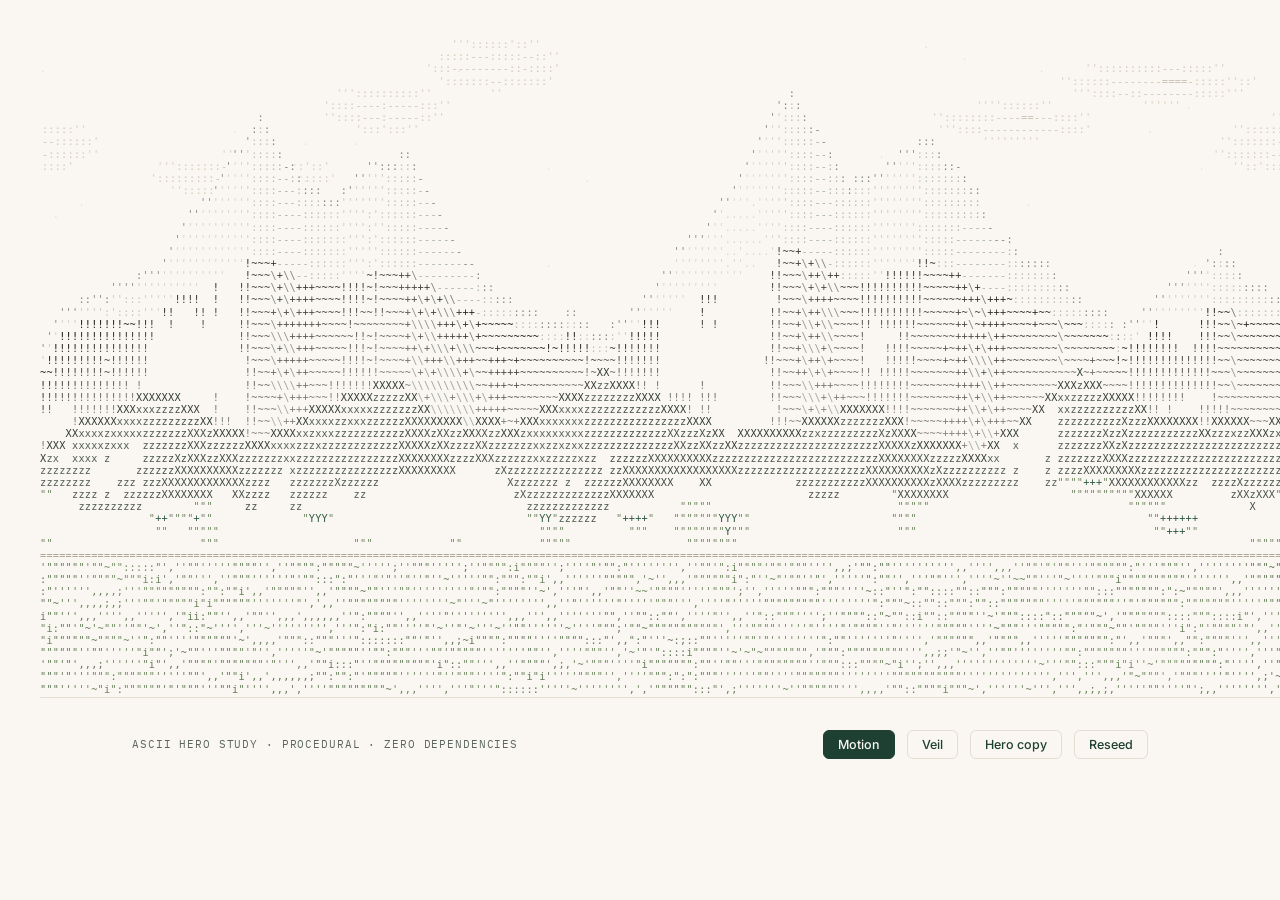
<file: ascii-hero.html>
<!doctype html>
<html lang="en">
<head>
<meta charset="utf-8">
<meta name="viewport" content="width=device-width, initial-scale=1">
<title>Alpinae — ASCII hero study</title>
<link rel="preconnect" href="https://fonts.googleapis.com">
<link rel="preconnect" href="https://fonts.gstatic.com" crossorigin>
<link href="https://fonts.googleapis.com/css2?family=EB+Garamond:wght@500;600&family=IBM+Plex+Mono:wght@400;500&family=Inter:wght@400;500;600&display=swap" rel="stylesheet">
<style>
  :root {
    --paper: #FAF7F2;
    --ink: #1A2420;
    --ink-soft: #5C6660;
    --pine: #1E4033;
    --pine-deep: #142B23;
    --hairline: #E4DED2;
  }
  * { box-sizing: border-box; }
  html, body { margin: 0; background: var(--paper); color: var(--ink); }
  body { font-family: Inter, system-ui, sans-serif; }

  .stage {
    position: relative;
    width: 100%;
    overflow: hidden;
    border-bottom: 1px solid var(--hairline);
  }
  .stage canvas { display: block; width: 100%; }

  /* Optional veil, as the real hero would have, to test copy legibility */
  .veil {
    position: absolute; inset: 0;
    background:
      linear-gradient(90deg, rgb(250 247 242 / .92) 0%, rgb(250 247 242 / .72) 34%, rgb(250 247 242 / .12) 62%, rgb(250 247 242 / 0) 78%),
      linear-gradient(180deg, rgb(250 247 242 / .35) 0%, rgb(250 247 242 / 0) 30%, rgb(250 247 242 / 0) 70%, rgb(250 247 242 / .55) 100%);
    pointer-events: none;
  }
  .veil[hidden] { display: none; }

  .copy {
    position: absolute; inset: 0;
    display: flex; flex-direction: column; justify-content: center;
    max-width: 1080px; margin: 0 auto; padding: 0 32px;
    pointer-events: none;
  }
  .copy[hidden] { display: none; }
  .copy .kicker {
    font-family: "IBM Plex Mono", monospace;
    font-size: 12px; letter-spacing: .08em; text-transform: uppercase;
    color: var(--ink-soft); margin-bottom: 16px;
  }
  .copy h1 {
    font-family: "EB Garamond", serif; font-weight: 600;
    font-size: clamp(30px, 4.6vw, 58px); line-height: 1.08;
    margin: 0; max-width: 13ch; color: var(--ink);
  }
  .copy p {
    font-size: 16px; line-height: 1.55; color: var(--ink-soft);
    max-width: 44ch; margin: 20px 0 0;
  }

  .bar {
    display: flex; align-items: center; gap: 12px; flex-wrap: wrap;
    max-width: 1080px; margin: 0 auto; padding: 16px 32px;
  }
  .bar .label {
    font-family: "IBM Plex Mono", monospace; font-size: 11px;
    letter-spacing: .08em; text-transform: uppercase; color: var(--ink-soft);
    margin-right: auto;
  }
  .bar button {
    font: 500 12.5px Inter, sans-serif; color: var(--pine);
    background: none; border: 1px solid var(--hairline); border-radius: 6px;
    padding: 6px 14px; cursor: pointer;
  }
  .bar button:hover { background: rgb(30 64 51 / .05); }
  .bar button[aria-pressed="true"] { background: var(--pine); color: var(--paper); border-color: var(--pine); }
  .bar button:focus-visible { outline: 2px solid var(--pine); outline-offset: 2px; }

  .sr-only {
    position: absolute; width: 1px; height: 1px; padding: 0; margin: -1px;
    overflow: hidden; clip: rect(0 0 0 0); white-space: nowrap; border: 0;
  }
</style>
</head>
<body>

<figure class="stage" id="stage" role="img" aria-label="Animated ASCII rendering of a Swiss alpine valley with a passing train">
  <canvas id="scene" aria-hidden="true"></canvas>
  <div class="veil" id="veil" hidden></div>
  <div class="copy" id="copy" hidden>
    <div class="kicker">Alpinae — Swiss-hosted reconciliation</div>
    <h1>Every figure traceable to its source.</h1>
    <p>A read-only consolidation layer for wealth managers. Nothing writes back. Nothing leaves Switzerland.</p>
  </div>
  <figcaption class="sr-only">Swiss alpine valley rendered in colored ASCII characters, with drifting clouds, wind over the meadow, and a small train crossing the valley floor.</figcaption>
</figure>

<div class="bar">
  <span class="label" id="status">ASCII hero study · procedural · zero dependencies</span>
  <button id="btn-motion" aria-pressed="true">Motion</button>
  <button id="btn-veil" aria-pressed="false">Veil</button>
  <button id="btn-copy" aria-pressed="false">Hero copy</button>
  <button id="btn-seed">Reseed</button>
</div>

<script>
(() => {
  "use strict";

  const COLS = 200;
  const ROWS = 56;
  const CELL_ASPECT = 1.9;               // cell height / cell width
  const PAPER = "#FAF7F2";

  // Curated per-region ramps — a single global ramp puts punctuation noise
  // ("?][}{") in the midtones, which reads as static rather than terrain.
  const SNOW_RAMP = "`.':-=";
  const FAR_RAMP = ".,:;!~+=zx";
  const NEAR_RAMP = ":;~+=xzXH#8";
  const FOREST_RAMP = "!iy+YT#";
  const MEADOW_RAMP = ".,'\":;~ii";
  const FPS_INTERVAL = 80;               // ~12 fps — ASCII reads better slightly stepped

  const TRACK_Y = ROWS - 12;             // rail row; train rides on TRACK_Y - 1
  const MEADOW_Y = TRACK_Y + 1;

  const stage = document.getElementById("stage");
  const canvas = document.getElementById("scene");
  const ctx = canvas.getContext("2d", { alpha: false });

  const staticC = document.createElement("canvas");
  const staticX = staticC.getContext("2d", { alpha: false });
  const cloudC = document.createElement("canvas");
  const cloudX = cloudC.getContext("2d");

  let seed = 1913;                       // year the Lötschberg line opened
  let scene = null;
  let cellW = 0, cellH = 0, fontSize = 0;
  let running = !matchMedia("(prefers-reduced-motion: reduce)").matches;
  let visible = true;
  let lastFrame = -Infinity;

  // ---------- deterministic noise ----------

  function hash(x, y) {
    let h = (x * 374761393 + y * 668265263 + seed * 974634211) | 0;
    h = Math.imul(h ^ (h >>> 13), 1274126177);
    return ((h ^ (h >>> 16)) >>> 0) / 4294967296;
  }

  function noise(x, y) {
    const xi = Math.floor(x), yi = Math.floor(y);
    const xf = x - xi, yf = y - yi;
    const u = xf * xf * (3 - 2 * xf), v = yf * yf * (3 - 2 * yf);
    const a = hash(xi, yi), b = hash(xi + 1, yi);
    const c = hash(xi, yi + 1), d = hash(xi + 1, yi + 1);
    return a + (b - a) * u + (c - a) * v + (a - b - c + d) * u * v;
  }

  function fbm(x, y, octaves) {
    let sum = 0, amp = 0.5, freq = 1;
    for (let i = 0; i < octaves; i += 1) {
      sum += amp * noise(x * freq, y * freq);
      freq *= 2;
      amp *= 0.5;
    }
    return sum;
  }

  // Ridgelines are art-directed, not generated: noise alone has no
  // composition. Control points define the silhouette; noise only jitters it.
  const FAR_PTS = [
    [0, 26], [18, 20], [34, 9], [44, 15], [56, 11], [70, 22], [88, 26],
    [104, 17], [117, 6], [126, 13], [139, 10], [152, 19], [168, 25],
    [184, 20], [199, 26],
  ];
  const NEAR_PTS = [
    [0, 36], [16, 31], [34, 35], [52, 30], [72, 34], [90, 29], [108, 35],
    [126, 32], [144, 36], [162, 30], [182, 34], [199, 32],
  ];

  function polyline(points, x) {
    for (let p = 0; p < points.length - 1; p += 1) {
      const [x0, y0] = points[p], [x1, y1] = points[p + 1];
      if (x >= x0 && x <= x1) return y0 + (y1 - y0) * (x - x0) / (x1 - x0);
    }
    return points[points.length - 1][1];
  }

  // ---------- palette helpers ----------

  function mix(hexA, hexB, t) {
    t = Math.max(0, Math.min(1, t));
    const a = parseInt(hexA.slice(1), 16), b = parseInt(hexB.slice(1), 16);
    const r = Math.round((a >> 16) + (((b >> 16) & 255) - (a >> 16)) * t);
    const g = Math.round(((a >> 8) & 255) + (((b >> 8) & 255) - ((a >> 8) & 255)) * t);
    const bl = Math.round((a & 255) + ((b & 255) - (a & 255)) * t);
    return `rgb(${r} ${g} ${bl})`;
  }

  const MEADOW = ["#5B7150", "#637B57", "#6C855E", "#758F66", "#7E986E"];

  function pick(ramp, t) {
    const i = Math.max(0, Math.min(ramp.length - 1, Math.round(t * (ramp.length - 1))));
    return ramp[i];
  }

  const clamp = (v, a, b) => (v < a ? a : v > b ? b : v);

  // ---------- scene build (pure data, resolution-independent) ----------

  function buildScene() {
    const chars = new Array(COLS * ROWS).fill(" ");
    const colors = new Array(COLS * ROWS).fill(PAPER);
    const meadowCells = [];               // { x, y, rampIndex, color }

    const farCrest = new Array(COLS);
    const nearCrest = new Array(COLS);
    const forestTop = new Array(COLS);
    const skyTop = new Array(COLS);       // cloud clip line

    for (let x = 0; x < COLS; x += 1) {
      farCrest[x] = Math.round(polyline(FAR_PTS, x) + 1.6 * (noise(x * 0.35, 21) - 0.5));
      nearCrest[x] = Math.round(polyline(NEAR_PTS, x) + 1.6 * (noise(x * 0.3, 63) - 0.5));
      // fingered forest edge — two octaves so the treeline isn't a flat rule
      forestTop[x] = Math.round(TRACK_Y - 5
        + 4.5 * (noise(x * 0.09, 77) - 0.5)
        + 2.0 * (noise(x * 0.28, 131) - 0.5));
      skyTop[x] = Math.min(farCrest[x], nearCrest[x]);
    }

    const slopeAt = (arr, x) =>
      (arr[Math.min(COLS - 1, x + 2)] - arr[Math.max(0, x - 2)]) / 4;

    // Directional light (upper-left): a face whose crest descends to the right
    // turns away from the light → shadow; a rising face is lit. Smoothed over a
    // wide window so the whole flank shares one tone instead of speckling.
    // 0 = deep shadow, 1 = full sun.
    const lightAt = (arr, x) => {
      const s = (arr[Math.min(COLS - 1, x + 4)] - arr[Math.max(0, x - 4)]) / 8;
      return clamp(0.5 - s * 0.52, 0.05, 0.97);
    };
    const farLit = new Array(COLS);
    const nearLit = new Array(COLS);
    for (let x = 0; x < COLS; x += 1) {
      farLit[x] = lightAt(farCrest, x);
      nearLit[x] = lightAt(nearCrest, x);
    }

    for (let y = 0; y < ROWS; y += 1) {
      for (let x = 0; x < COLS; x += 1) {
        const i = y * COLS + x;
        // x/y frequencies compensate for tall cells so the noise is
        // isotropic on screen — otherwise it bands horizontally
        const tex = fbm(x * 0.11, y * 0.21, 4);

        if (y > TRACK_Y) {
          // meadow — light and airy, animated by gusts
          let t = 0.7 * fbm(x * 0.3, y * 0.55, 3);
          if (hash(x * 7 + 2, y * 3 + 1) > 0.95) t += 0.45;   // odd tuft
          const shade = Math.max(0, Math.min(MEADOW.length - 1,
            Math.floor(fbm(x * 0.08, y * 0.2, 2) * MEADOW.length)));
          chars[i] = pick(MEADOW_RAMP, t);
          colors[i] = MEADOW[shade];
          meadowCells.push({
            x, y,
            rampIndex: Math.max(0, Math.min(MEADOW_RAMP.length - 1,
              Math.round(t * (MEADOW_RAMP.length - 1)))),
            color: MEADOW[shade],
          });

        } else if (y === TRACK_Y) {
          chars[i] = "=";
          colors[i] = "#A79D8C";

        } else if (y >= forestTop[x]) {
          // forest band — scattered pine clumps over meadow, so the treeline
          // reads as stippled stands rather than a solid dark rule
          const clump = fbm(x * 0.14, y * 0.34, 2);
          if (clump < 0.52) {
            continue;                                                  // meadow gap → paper
          } else if (clump < 0.6) {
            chars[i] = pick(MEADOW_RAMP, 0.4);                         // sparse scrub
            colors[i] = MEADOW[2];
          } else {
            chars[i] = pick(FOREST_RAMP, 0.3 + 0.55 * tex);
            colors[i] = mix("#265039", "#37664B", tex);
          }

        } else if (y >= nearCrest[x]) {
          // near ridge — solid dark foothill mass, one tone per lit/shadow face
          const depth = y - nearCrest[x];
          const lit = nearLit[x];
          const slope = slopeAt(nearCrest, x);
          const base = forestTop[x] - nearCrest[x];
          const foot = base > 0 ? depth / base : 1;                   // 0 crest → 1 base
          // shadow faces get denser glyphs; a valley-shadow gradient darkens the base
          const t = clamp(0.4 + (1 - lit) * 0.34 + foot * 0.1 + (tex - 0.5) * 0.12, 0, 0.8);
          if (depth === 0) {
            chars[i] = pick(NEAR_RAMP, 0.72);                          // crisp crest edge
            colors[i] = "#313A34";
          } else if (lit > 0.5 && tex < 0.15 + (lit - 0.5) * 1.3) {
            continue;                                                  // sunlit face goes porous
          } else if (Math.abs(slope) > 0.55 && lit < 0.4 && hash(x * 5, y * 9) < 0.55) {
            chars[i] = slope < 0 ? "/" : "\\";                         // shadowed flank striation
            colors[i] = "#333D37";
          } else {
            chars[i] = pick(NEAR_RAMP, t);
            // lit face → mossy green-grey, shadow face → deep pine
            colors[i] = mix("#333D37", "#6B7867", lit - foot * 0.18 + (tex - 0.5) * 0.12);
          }

        } else if (y >= farCrest[x]) {
          // far ridge — the star: snow-capped peaks with real light/shadow massing
          const depth = y - farCrest[x];
          const lit = farLit[x];
          const slope = slopeAt(farCrest, x);
          const height = 26 - farCrest[x];                            // 0 valley … ~20 summit
          const snowDepth = Math.max(1.4, height * 0.62);
          const band = nearCrest[x] - farCrest[x];
          const haze = band > 0 ? depth / band : 0;                  // aerial fade toward base

          if (depth < snowDepth) {
            // snow: solid caps. Lit snow is cool grey (never paper-white, or it
            // vanishes on ivory); shadow snow is a darker blue-grey giving volume.
            const snowShade = clamp(0.4 + lit * 0.6 - (tex - 0.5) * 0.14, 0, 1);
            chars[i] = pick(SNOW_RAMP, clamp(0.32 + (1 - lit) * 0.45 + (tex - 0.5) * 0.18, 0.14, 1));
            colors[i] = mix("#8A968F", "#D2D8D2", snowShade);
            if (depth === 0) colors[i] = "#828C86";                   // firm crest edge
          } else {
            // rock: strong lit/shadow bands; sunlit faces go porous so the massif
            // reads as lit-left / shadow-right instead of a solid block.
            const rockShade = clamp(0.36 + lit * 0.62, 0, 1);
            if (lit > 0.52 && tex < 0.12 + (lit - 0.5) * 1.2 && haze > 0.15) {
              // paper shows through on sunny flanks
            } else if (Math.abs(slope) > 0.5 && lit < 0.45 && hash(x * 5, y * 9) < 0.6) {
              chars[i] = slope < 0 ? "/" : "\\";                       // shadowed striation
              colors[i] = mix("#5E6862", PAPER, haze * 0.5);
            } else {
              const t = clamp(0.35 + (1 - lit) * 0.34 + (tex - 0.5) * 0.2, 0, 0.72);
              chars[i] = pick(FAR_RAMP, t);
              const rock = mix("#5E6862", "#B2BAB2", rockShade);
              colors[i] = mix(rock, PAPER, haze * 0.55);              // melt into distance
            }
          }

        } else if (hash(x * 3 + 1, y * 5 + 2) > 0.992) {
          // sky: near-empty, a few faint specks so it isn't a dead void
          chars[i] = ".";
          colors[i] = "#E7E1D5";
        }
      }
    }

    // clouds: soft ellipse blobs in the sky band, baked once
    const clouds = [];
    for (let c = 0; c < 6; c += 1) {
      const cx = hash(c * 17 + 3, 5) * COLS;
      const cy = 3 + hash(c * 29 + 7, 9) * 10;
      const rx = 9 + hash(c * 41 + 1, 13) * 11;
      const ry = 2 + hash(c * 53 + 5, 17) * 2;
      for (let y = Math.max(0, Math.floor(cy - ry)); y <= Math.ceil(cy + ry); y += 1) {
        for (let x = Math.floor(cx - rx); x <= Math.ceil(cx + rx); x += 1) {
          const dx = (x - cx) / rx, dy = (y - cy) / ry;
          const d = dx * dx + dy * dy;
          if (d >= 1) continue;
          const body = (1 - d) * (0.55 + 0.45 * noise(x * 0.4 + c * 9, y * 0.4));
          if (body < 0.26) continue;
          clouds.push({
            x: ((x % COLS) + COLS) % COLS,
            y,
            char: pick(SNOW_RAMP, 0.2 + body * 0.8),
            color: mix("#DAD3C6", "#C6BEAF", body),
          });
        }
      }
    }

    return { chars, colors, meadowCells, skyTop, clouds };
  }

  // ---------- rendering ----------

  function setFont(target) {
    target.font = `500 ${fontSize}px "SF Mono", ui-monospace, Menlo, Consolas, monospace`;
    target.textBaseline = "top";
  }

  function paintStatic() {
    staticX.fillStyle = PAPER;
    staticX.fillRect(0, 0, staticC.width, staticC.height);
    setFont(staticX);
    for (let y = 0; y < ROWS; y += 1) {
      for (let x = 0; x < COLS; x += 1) {
        const i = y * COLS + x;
        if (scene.chars[i] === " ") continue;
        staticX.fillStyle = scene.colors[i];
        staticX.fillText(scene.chars[i], x * cellW, y * cellH);
      }
    }
  }

  function paintClouds() {
    cloudX.clearRect(0, 0, cloudC.width, cloudC.height);
    setFont(cloudX);
    for (const cell of scene.clouds) {
      cloudX.fillStyle = cell.color;
      cloudX.fillText(cell.char, cell.x * cellW, cell.y * cellH);
    }
  }

  function resize() {
    const cssW = Math.max(320, stage.clientWidth || 1080);
    const cssH = cssW * (ROWS * CELL_ASPECT) / COLS;
    const dpr = Math.min(2, window.devicePixelRatio || 1);

    canvas.style.height = `${cssH}px`;
    canvas.width = Math.round(cssW * dpr);
    canvas.height = Math.round(cssH * dpr);
    staticC.width = cloudC.width = canvas.width;
    staticC.height = cloudC.height = canvas.height;

    cellW = canvas.width / COLS;
    cellH = canvas.height / ROWS;
    fontSize = Math.min(cellH * 1.05, cellW * 1.6);   // keep glyphs inside cells

    paintStatic();
    paintClouds();
  }

  // ---------- clouds drift, clipped above the ridgelines ----------

  function drawClouds(now) {
    const offset = running ? ((now % 140000) / 140000) * canvas.width : 0;
    ctx.save();
    ctx.beginPath();
    ctx.moveTo(0, 0);
    ctx.lineTo(canvas.width, 0);
    for (let x = COLS - 1; x >= 0; x -= 1) {
      ctx.lineTo((x + 0.5) * cellW, scene.skyTop[x] * cellH);
    }
    ctx.closePath();
    ctx.clip();
    ctx.drawImage(cloudC, -offset, 0);
    ctx.drawImage(cloudC, canvas.width - offset, 0);
    ctx.restore();
  }

  // ---------- wind gusts over the meadow ----------

  const gusts = [];
  let nextGustAt = 1500;

  function spawnGust(now) {
    gusts.push({
      start: now,
      duration: 9000 + hash(now | 0, 1) * 6000,
      cy: MEADOW_Y + 2 + hash(now | 0, 2) * (ROWS - MEADOW_Y - 4),
      rx: 16 + hash(now | 0, 3) * 22,
      ry: 3 + hash(now | 0, 4) * 3.5,
      dir: hash(now | 0, 5) < 0.5 ? -1 : 1,
      strength: 0.5 + hash(now | 0, 6) * 0.4,
    });
    nextGustAt = now + 3000 + hash(now | 0, 7) * 5000;
  }

  function drawGusts(now) {
    if (now >= nextGustAt && gusts.length < 3) spawnGust(now);
    setFont(ctx);
    for (let g = gusts.length - 1; g >= 0; g -= 1) {
      const gust = gusts[g];
      const progress = (now - gust.start) / gust.duration;
      if (progress >= 1) { gusts.splice(g, 1); continue; }

      const travel = COLS + gust.rx * 2;
      const centerX = gust.dir > 0
        ? -gust.rx + progress * travel
        : COLS + gust.rx - progress * travel;
      const envelope = Math.sin(Math.PI * progress) * gust.strength;
      const phase = Math.floor(progress * 7);

      for (const cell of scene.meadowCells) {
        const dx = (cell.x - centerX) / gust.rx;
        const dy = (cell.y - gust.cy) / gust.ry;
        const d = dx * dx + dy * dy;
        if (d >= 1) continue;
        if (envelope * (1 - d) < 0.12) continue;

        const flip = (cell.x * 13 + cell.y * 7 + phase) % 2 === 0 ? 2 : -2;
        const j = Math.max(0, Math.min(MEADOW_RAMP.length - 1, cell.rampIndex + flip));

        ctx.fillStyle = PAPER;
        ctx.fillRect(cell.x * cellW, cell.y * cellH, cellW + 0.5, cellH + 0.5);
        ctx.fillStyle = cell.color;
        ctx.fillText(MEADOW_RAMP[j], cell.x * cellW, cell.y * cellH);
      }
    }
  }

  // ---------- the train ----------

  const TRAIN_R = "[###][###][###]>";
  const TRAIN_L = "<[###][###][###]";
  const TRAIN_SPEED = 7.5;               // cells per second
  let train = null;
  let nextTrainAt = 4000;
  let trainDir = 1;

  function drawTrain(now) {
    if (!train && now >= nextTrainAt) {
      train = { start: now, dir: trainDir };
      trainDir = -trainDir;
    }
    if (!train) return;

    const body = train.dir > 0 ? TRAIN_R : TRAIN_L;
    const traveled = ((now - train.start) / 1000) * TRAIN_SPEED;
    const head = train.dir > 0 ? -body.length + traveled : COLS - traveled;

    if (traveled > COLS + body.length) {
      train = null;
      nextTrainAt = now + 16000 + hash(now | 0, 8) * 18000;
      return;
    }

    setFont(ctx);
    const y = TRACK_Y - 1;
    for (let k = 0; k < body.length; k += 1) {
      const x = Math.round(head) + k;
      if (x < 0 || x >= COLS) continue;
      ctx.fillStyle = PAPER;
      ctx.fillRect(x * cellW, y * cellH, cellW + 0.5, cellH + 0.5);
      ctx.fillStyle = "#142B23";
      ctx.fillText(body[k], x * cellW, y * cellH);
    }
  }

  // ---------- frame loop ----------

  function drawFrame(now) {
    ctx.drawImage(staticC, 0, 0);
    drawClouds(now);
    if (running) {
      drawGusts(now);
      drawTrain(now);
    }
  }

  function tick(now) {
    if (running && visible && now - lastFrame >= FPS_INTERVAL) {
      drawFrame(now);
      lastFrame = now;
    }
    requestAnimationFrame(tick);
  }

  // ---------- wiring ----------

  function rebuild() {
    scene = buildScene();
    resize();
    drawFrame(performance.now());
  }

  new ResizeObserver(() => { resize(); drawFrame(performance.now()); }).observe(stage);
  new IntersectionObserver(entries => { visible = entries[0].isIntersecting; }).observe(stage);
  document.addEventListener("visibilitychange", () => { visible = !document.hidden; });

  const btnMotion = document.getElementById("btn-motion");
  btnMotion.setAttribute("aria-pressed", String(running));
  btnMotion.addEventListener("click", () => {
    running = !running;
    btnMotion.setAttribute("aria-pressed", String(running));
    if (!running) drawFrame(performance.now());
  });

  function bindToggle(buttonId, targetId) {
    const button = document.getElementById(buttonId);
    const target = document.getElementById(targetId);
    button.addEventListener("click", () => {
      target.hidden = !target.hidden;
      button.setAttribute("aria-pressed", String(!target.hidden));
    });
  }
  bindToggle("btn-veil", "veil");
  bindToggle("btn-copy", "copy");

  document.getElementById("btn-seed").addEventListener("click", () => {
    seed = (Math.random() * 1e9) | 0;
    gusts.length = 0;
    train = null;
    rebuild();
  });

  rebuild();
  requestAnimationFrame(tick);
})();
</script>
</body>
</html>
</file>
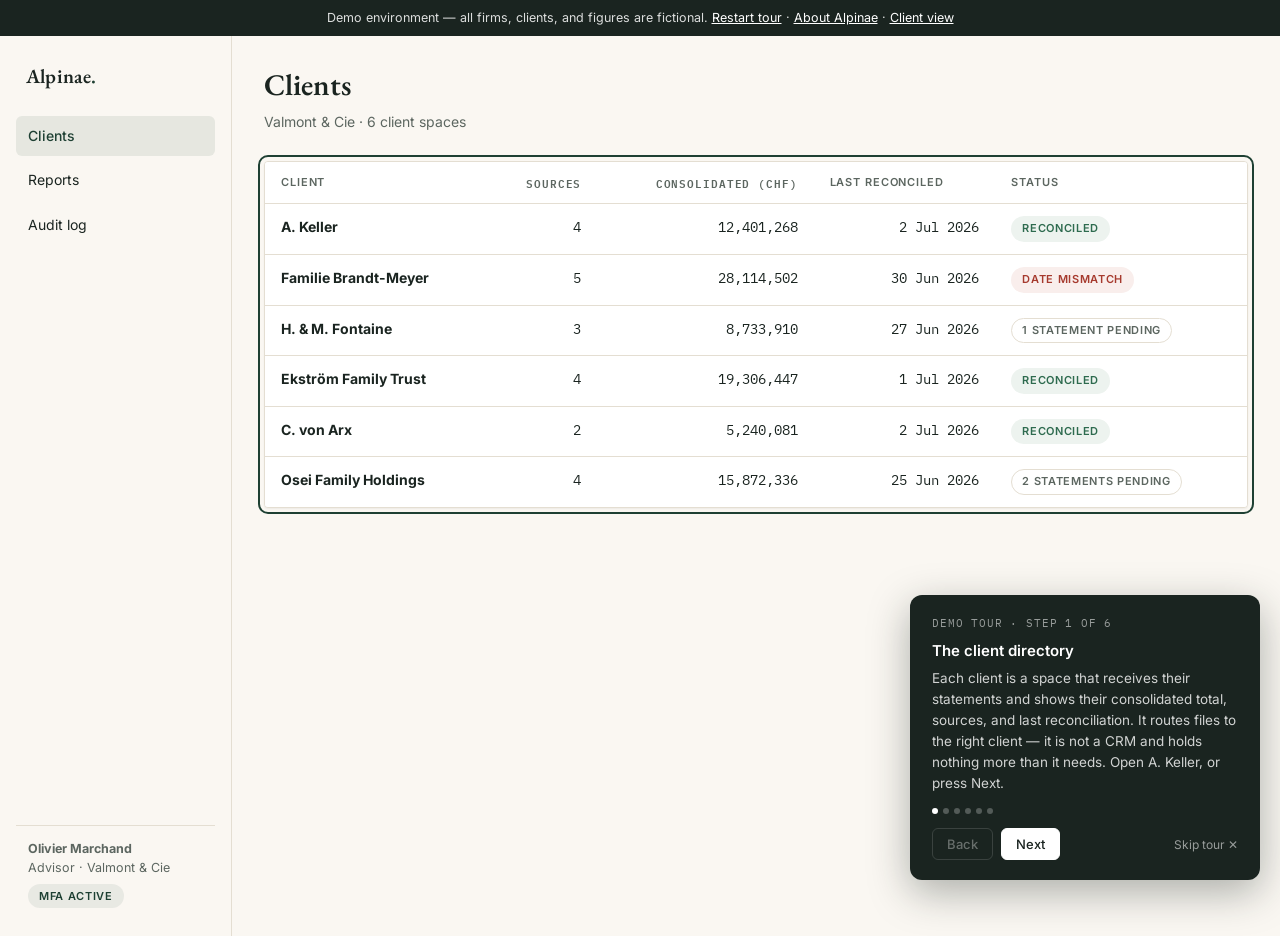
<file: demo/advisor.html>
<!DOCTYPE html>
<html lang="en">
<head>
<meta charset="UTF-8">
<meta name="viewport" content="width=device-width, initial-scale=1.0">
<title>Alpinae — Advisor portal (demo)</title>
<link rel="preconnect" href="https://fonts.googleapis.com">
<link rel="preconnect" href="https://fonts.gstatic.com" crossorigin>
<link href="https://fonts.googleapis.com/css2?family=EB+Garamond:wght@500;600&family=Inter:wght@400;500;600&family=IBM+Plex+Mono:wght@400;500&display=swap" rel="stylesheet">
<link rel="stylesheet" href="../assets/styles.css">
</head>
<body>

<div class="demo-banner">
  Demo environment — all firms, clients, and figures are fictional.
  <a href="#" onclick="tourStart(); return false;">Restart tour</a> ·
  <a href="../index.html">About Alpinae</a> · <a href="client.html">Client view</a>
</div>

<div class="app">
  <aside class="app-side">
    <a class="wordmark" href="../index.html">Alpinae<span class="dot">.</span></a>
    <a class="navlink active" id="nav-clients" href="#" onclick="sideNav(this); showDirectory(); return false;">Clients</a>
    <a class="navlink" href="#" onclick="sideNav(this); openClient('keller','report'); return false;">Reports</a>
    <a class="navlink" href="#" onclick="sideNav(this); openClient('keller','audit'); return false;">Audit log</a>
    <div class="spacer"></div>
    <div class="whoami">
      <strong>Olivier Marchand</strong><br>
      Advisor · Valmont &amp; Cie<br>
      <span class="badge badge-pine" style="margin-top:6px;">MFA active</span>
    </div>
  </aside>

  <main class="app-main">

    <!-- ============ VIEW: CLIENT DIRECTORY ============ -->
    <section id="view-directory">
      <div class="app-header"><h1>Clients</h1></div>
      <p class="app-sub">Valmont &amp; Cie · 6 client spaces</p>

      <div class="dir-table-wrap" style="overflow-x:auto;">
        <table class="holdings">
          <thead>
            <tr>
              <th>Client</th><th class="num">Sources</th><th class="num">Consolidated (CHF)</th>
              <th>Last reconciled</th><th>Status</th>
            </tr>
          </thead>
          <tbody>
            <tr class="client-row" tabindex="0" onkeydown="if(event.key==='Enter')this.click()" onclick="openClient('keller','overview')">
              <td><strong>A. Keller</strong></td><td class="num">4</td>
              <td class="num">12,401,268</td><td class="num">2 Jul 2026</td>
              <td><span class="badge badge-ok">Reconciled</span></td>
            </tr>
            <tr class="client-row" tabindex="0" onkeydown="if(event.key==='Enter')this.click()" onclick="demoNote()">
              <td><strong>Familie Brandt-Meyer</strong></td><td class="num">5</td>
              <td class="num">28,114,502</td><td class="num">30 Jun 2026</td>
              <td><span class="badge badge-flag">Date mismatch</span></td>
            </tr>
            <tr class="client-row" tabindex="0" onkeydown="if(event.key==='Enter')this.click()" onclick="demoNote()">
              <td><strong>H. &amp; M. Fontaine</strong></td><td class="num">3</td>
              <td class="num">8,733,910</td><td class="num">27 Jun 2026</td>
              <td><span class="badge">1 statement pending</span></td>
            </tr>
            <tr class="client-row" tabindex="0" onkeydown="if(event.key==='Enter')this.click()" onclick="demoNote()">
              <td><strong>Ekström Family Trust</strong></td><td class="num">4</td>
              <td class="num">19,306,447</td><td class="num">1 Jul 2026</td>
              <td><span class="badge badge-ok">Reconciled</span></td>
            </tr>
            <tr class="client-row" tabindex="0" onkeydown="if(event.key==='Enter')this.click()" onclick="demoNote()">
              <td><strong>C. von Arx</strong></td><td class="num">2</td>
              <td class="num">5,240,081</td><td class="num">2 Jul 2026</td>
              <td><span class="badge badge-ok">Reconciled</span></td>
            </tr>
            <tr class="client-row" tabindex="0" onkeydown="if(event.key==='Enter')this.click()" onclick="demoNote()">
              <td><strong>Osei Family Holdings</strong></td><td class="num">4</td>
              <td class="num">15,872,336</td><td class="num">25 Jun 2026</td>
              <td><span class="badge">2 statements pending</span></td>
            </tr>
          </tbody>
        </table>
      </div>
      <p id="demo-note" style="display:none;margin-top:14px;">
        <span class="demo-chip">This demo is built out for <strong>&nbsp;A. Keller&nbsp;</strong> — open that client space to explore.</span>
      </p>
    </section>

    <!-- ============ VIEW: CLIENT DETAIL (A. Keller) ============ -->
    <section id="view-client" style="display:none;">
      <p style="font-size:13px;margin-bottom:6px;"><a href="#" onclick="showDirectory(); return false;">← Clients</a></p>
      <div class="app-header">
        <h1>A. Keller</h1>
        <span class="badge badge-ok">Reconciled · 2 Jul 2026</span>
      </div>
      <p class="app-sub">Client space · 4 sources · base currency CHF</p>

      <div class="tabs">
        <button class="tab active" data-tab="overview" onclick="showTab('overview')">Overview</button>
        <button class="tab" data-tab="statements" onclick="showTab('statements')">Statements</button>
        <button class="tab" data-tab="recon" onclick="showTab('recon')">Reconciliation</button>
        <button class="tab" data-tab="report" onclick="showTab('report')">Report</button>
        <button class="tab" data-tab="audit" onclick="showTab('audit')">Audit log</button>
      </div>

      <!-- ---- TAB: Overview ---- -->
      <div class="tab-panel active" id="tab-overview">
        <div class="stats">
          <div class="stat">
            <div class="label">Total consolidated</div>
            <div class="value">CHF 12,401,268</div>
            <div class="hint">as of 30 Jun 2026</div>
          </div>
          <div class="stat">
            <div class="label">Sources</div>
            <div class="value">4</div>
            <div class="hint">1 proprietary · 3 third-party</div>
          </div>
          <div class="stat">
            <div class="label">Data-quality flags</div>
            <div class="value" style="color:var(--flag);">1</div>
            <div class="hint">stale valuation date (Nordkap)</div>
          </div>
          <div class="stat">
            <div class="label">Last report</div>
            <div class="value">Q2 2026</div>
            <div class="hint">generated 2 Jul · approved O.M.</div>
          </div>
        </div>

        <div class="panel">
          <h3>Allocation by asset class</h3>
          <div class="alloc">
            <div class="arow"><span class="alabel">Multi-asset funds</span><span class="bar"><i style="width:47.8%"></i></span><span class="aval">47.8%</span></div>
            <div class="arow"><span class="alabel">Equities</span><span class="bar"><i style="width:25.8%"></i></span><span class="aval">25.8%</span></div>
            <div class="arow"><span class="alabel">Fixed income</span><span class="bar"><i style="width:11.9%"></i></span><span class="aval">11.9%</span></div>
            <div class="arow"><span class="alabel">Cash &amp; equivalents</span><span class="bar"><i style="width:14.5%"></i></span><span class="aval">14.5%</span></div>
          </div>
        </div>

        <div class="panel">
          <h3>Sources</h3>
          <div class="src-list">
            <div class="src-item">
              <div><div class="name">Valmont Global Allocation Fund</div><div class="meta">proprietary · Excel printout</div></div>
              <div style="display:flex;gap:12px;align-items:center;">
                <span class="num" style="font-size:13px;">CHF 4,819,815</span>
                <span class="badge badge-ok">30 Jun 2026</span>
              </div>
            </div>
            <div class="src-item">
              <div><div class="name">Banque Cantonale Privée, Geneva</div><div class="meta">custody statement · PDF</div></div>
              <div style="display:flex;gap:12px;align-items:center;">
                <span class="num" style="font-size:13px;">CHF 3,940,120</span>
                <span class="badge badge-ok">30 Jun 2026</span>
              </div>
            </div>
            <div class="src-item">
              <div><div class="name">Edmond Frères &amp; Cie, Luxembourg</div><div class="meta">mandate statement · PDF</div></div>
              <div style="display:flex;gap:12px;align-items:center;">
                <span class="num" style="font-size:13px;">CHF 2,150,445</span>
                <span class="badge badge-ok">30 Jun 2026</span>
              </div>
            </div>
            <div class="src-item">
              <div><div class="name">Nordkap Asset Management, Stockholm</div><div class="meta">portfolio statement · PDF · SEK</div></div>
              <div style="display:flex;gap:12px;align-items:center;">
                <span class="num" style="font-size:13px;">CHF 1,490,888</span>
                <span class="badge badge-flag">27 Jun 2026 — stale</span>
              </div>
            </div>
          </div>
          <div class="callout flag" style="margin-bottom:0;">
            <span class="glyph">⚑</span>
            <span>Nordkap is valued 3 days earlier than the other sources. This is flagged
            here and stamped on any report generated from this snapshot.</span>
          </div>
        </div>
      </div>

      <!-- ---- TAB: Statements ---- -->
      <div class="tab-panel" id="tab-statements">
        <div class="panel">
          <h3>Statements in this space — Q2 2026</h3>
          <div class="src-list">
            <div class="src-item">
              <div><div class="name">Valmont_Fund_Printout_2026-06-30.xlsx</div><div class="meta">sha256 4c1e…a9f2 · archive ch-gva-2 · ingested 1 Jul 09:02 · O. Marchand · 9 rows</div></div>
              <span class="stagechip consolidated">Consolidated</span>
            </div>
            <div class="src-item">
              <div><div class="name">BCP_Custody_2026-06-30.pdf</div><div class="meta">sha256 9f3a…c21e · archive ch-gva-2 · ingested 1 Jul 09:04 · O. Marchand · 13 rows</div></div>
              <span class="stagechip consolidated">Consolidated</span>
            </div>
            <div class="src-item">
              <div><div class="name">EdmondFreres_Mandate_2026-06-30.pdf</div><div class="meta">sha256 77b0…e4d8 · archive ch-gva-2 · ingested 1 Jul 09:04 · O. Marchand · 5 rows</div></div>
              <span class="stagechip consolidated">Consolidated</span>
            </div>
            <div class="src-item">
              <div><div class="name">Nordkap_Portfolio_2026-06-27.pdf</div><div class="meta">sha256 b2c9…1f07 · archive ch-gva-2 · ingested 1 Jul 09:06 · O. Marchand · 7 rows · valuation 27 Jun ⚑</div></div>
              <span class="stagechip consolidated">Consolidated</span>
            </div>
          </div>

          <div class="dropzone" id="dropzone"
               ondragover="event.preventDefault(); this.classList.add('drag');"
               ondragleave="this.classList.remove('drag');"
               ondrop="event.preventDefault(); this.classList.remove('drag'); simulateDrop();">
            Drag statements into A. Keller's space — multiple files at once is fine.<br>
            <button class="btn btn-ghost btn-sm" onclick="simulateDrop()">Simulate a drop of 3 files</button>
          </div>
          <div class="queue" id="queue"></div>
          <div id="queue-summary"></div>
        </div>
      </div>

      <!-- ---- TAB: Reconciliation ---- -->
      <div class="tab-panel" id="tab-recon">

        <div class="funnel-wrap">
          <div class="funnel" id="recon-funnel"></div>
          <div id="funnel-note"></div>
        </div>

        <details class="xpanel" id="match-panel">
          <summary>Matching decisions — 6 ISIN-exact · 2 confirmed · 1 rule</summary>
          <div class="xbody" style="overflow-x:auto;">
            <table class="trace-table">
              <thead>
                <tr><th>Source line</th><th>Statement</th><th>Matched to</th><th>Method</th><th>Confirmed</th></tr>
              </thead>
              <tbody>
                <tr><td>"NESTLE SA REG SHS"</td><td>BCP</td><td>Nestlé SA · CH0038863350</td><td>ISIN exact</td><td>automatic</td></tr>
                <tr><td>"Nestle N"</td><td>Edmond Frères</td><td>Nestlé SA · CH0038863350</td><td>name similarity 0.94 — no ISIN on line</td><td><strong>O. Marchand · 1 Jul</strong></td></tr>
                <tr><td>"US TREASURY N/B 4.25 12/31/31"</td><td>BCP</td><td>UST 4.25% 2031 · US91282CJK15</td><td>ISIN exact</td><td>automatic</td></tr>
                <tr><td>"UST 4¼ 2031"</td><td>Nordkap</td><td>UST 4.25% 2031 · US91282CJK15</td><td>ISIN exact</td><td>automatic</td></tr>
                <tr><td>"European IG Bond Fund"</td><td>Edmond Frères</td><td>European IG Bond Fund · LU0348612345</td><td>ISIN exact</td><td>automatic</td></tr>
                <tr><td>"ROCHE HLDG AG GENUSSSCHEIN"</td><td>BCP</td><td>Roche Holding AG GS · CH0012032048</td><td>ISIN exact</td><td>automatic</td></tr>
                <tr><td>"INVESTOR AB SER. B"</td><td>Nordkap</td><td>Investor AB ser. B · SE0015811963</td><td>ISIN exact</td><td>automatic</td></tr>
                <tr><td>"Fondsanteile Valmont Global"</td><td>Valmont printout</td><td>Valmont Global Allocation Fund</td><td>proprietary register</td><td>automatic</td></tr>
                <tr><td>"Current account CHF/USD", "Liquidités EUR", "Likvida medel SEK"</td><td>BCP · Edmond · Nordkap</td><td>Cash &amp; equivalents</td><td>cash-account rule</td><td>automatic</td></tr>
              </tbody>
            </table>
          </div>
        </details>

        <details class="xpanel" id="exceptions-panel">
          <summary>Exceptions — 1 open · 0 unmatched rows</summary>
          <div class="xbody">
            <div class="callout flag" style="margin-top:0;">
              <span class="glyph">⚑</span>
              <span><strong>Valuation-date mismatch (open):</strong> Nordkap valued 27 Jun;
              all other sources 30 Jun. Stamped on every report from this snapshot.
              Clears when a 30 Jun Nordkap statement is ingested.</span>
            </div>
            <p style="font-size:13px;color:var(--ink-soft);">
              No unmatched rows. Rows that cannot be matched with confidence land here
              and block approval until resolved.
            </p>
          </div>
        </details>

        <div class="dir-table-wrap" style="overflow-x:auto;">
          <table class="holdings">
            <thead>
              <tr>
                <th>Instrument</th><th>Held at</th><th class="num">Quantity</th>
                <th class="num">Value (CHF)</th><th class="num">Weight</th><th>Trace</th>
              </tr>
            </thead>
            <tbody>
              <tr class="group-row">
                <td>Valmont Global Allocation Fund</td><td>Proprietary</td>
                <td class="num">38,500</td><td class="num">4,819,815</td><td class="num">38.9%</td>
                <td><button class="trace-btn" onclick="openTrace('fund')">⌕ trace</button></td>
              </tr>
              <tr class="group-row">
                <td>Cash &amp; equivalents</td><td>3 custodians</td>
                <td class="num">—</td><td class="num">1,808,617</td><td class="num">14.5%</td>
                <td><button class="trace-btn" onclick="openTrace('cash')">⌕ trace</button></td>
              </tr>
              <tr class="group-row">
                <td>US Treasury 4.25% 2031 · US91282CJK15</td><td>2 custodians</td>
                <td class="num">1,650,000</td><td class="num">1,470,480</td><td class="num">11.9%</td>
                <td><button class="trace-btn" onclick="openTrace('ust')">⌕ trace</button></td>
              </tr>
              <tr class="src-row">
                <td>"US TREASURY N/B 4.25 12/31/31"</td><td>Banque Cantonale Privée</td>
                <td class="num">1,000,000</td><td class="num">878,723</td><td></td>
                <td class="num" style="font-size:12px;">p.3 · l.02</td>
              </tr>
              <tr class="src-row">
                <td>"UST 4¼ 2031"</td><td>Nordkap AM</td>
                <td class="num">650,000</td><td class="num">591,757</td><td></td>
                <td class="num" style="font-size:12px;">p.2 · l.09</td>
              </tr>
              <tr class="group-row">
                <td>Nestlé SA · CH0038863350</td><td>2 custodians</td>
                <td class="num">11,700</td><td class="num">1,301,742</td><td class="num">10.5%</td>
                <td><button class="trace-btn" onclick="openTrace('nestle')">⌕ trace</button></td>
              </tr>
              <tr class="src-row">
                <td>"NESTLE SA REG SHS"</td><td>Banque Cantonale Privée</td>
                <td class="num">8,200</td><td class="num">912,314</td><td></td>
                <td class="num" style="font-size:12px;">p.2 · l.14</td>
              </tr>
              <tr class="src-row">
                <td>"Nestle N"</td><td>Edmond Frères &amp; Cie</td>
                <td class="num">3,500</td><td class="num">389,428</td><td></td>
                <td class="num" style="font-size:12px;">p.1 · l.06</td>
              </tr>
              <tr class="group-row">
                <td>European IG Bond Fund · LU0348612345</td><td>Edmond Frères &amp; Cie</td>
                <td class="num">9,840</td><td class="num">1,102,530</td><td class="num">8.9%</td>
                <td><button class="trace-btn" onclick="openTrace('efbond')">⌕ trace</button></td>
              </tr>
              <tr class="group-row">
                <td>Roche Holding AG GS · CH0012032048</td><td>Banque Cantonale Privée</td>
                <td class="num">2,900</td><td class="num">839,260</td><td class="num">6.8%</td>
                <td><button class="trace-btn" onclick="openTrace('roche')">⌕ trace</button></td>
              </tr>
              <tr class="group-row">
                <td>ASML Holding NV · NL0010273215</td><td>Banque Cantonale Privée</td>
                <td class="num">700</td><td class="num">546,588</td><td class="num">4.4%</td>
                <td><button class="trace-btn" onclick="openTrace('asml')">⌕ trace</button></td>
              </tr>
              <tr class="group-row">
                <td>Investor AB ser. B · SE0015811963 <span class="badge badge-flag" style="margin-left:6px;">27 Jun</span></td><td>Nordkap AM</td>
                <td class="num">24,000</td><td class="num">512,236</td><td class="num">4.1%</td>
                <td><button class="trace-btn" onclick="openTrace('investor')">⌕ trace</button></td>
              </tr>
              <tr class="total-row">
                <td>Total consolidated</td><td></td><td></td>
                <td class="num">12,401,268</td><td class="num">100.0%</td><td></td>
              </tr>
            </tbody>
          </table>
        </div>
      </div>

      <!-- ---- TAB: Report ---- -->
      <div class="tab-panel" id="tab-report">
        <div style="display:flex;gap:10px;margin-bottom:20px;flex-wrap:wrap;">
          <button class="btn btn-primary btn-sm" onclick="generateReport()">Generate report</button>
          <button class="btn btn-ghost btn-sm" disabled title="Demo — export disabled">Export · firm template (.xlsx)</button>
          <button class="btn btn-ghost btn-sm" disabled title="Demo — export disabled">Export · PDF</button>
        </div>
        <div id="report-result"></div>
        <div class="report-sheet">
          <div class="rpt-head">
            <div class="firm">Valmont &amp; Cie</div>
            <div class="meta">Consolidated Position Statement · A. Keller · as of 30 June 2026 · base CHF</div>
          </div>
          <h4>Summary</h4>
          <table class="trace-table">
            <tr><td>Total consolidated assets</td><td style="text-align:right;">CHF 12,401,268</td></tr>
            <tr><td>Valmont Global Allocation Fund</td><td style="text-align:right;">CHF 4,819,815</td></tr>
            <tr><td>Banque Cantonale Privée, Geneva</td><td style="text-align:right;">CHF 3,940,120</td></tr>
            <tr><td>Edmond Frères &amp; Cie, Luxembourg</td><td style="text-align:right;">CHF 2,150,445</td></tr>
            <tr><td>Nordkap Asset Management, Stockholm *</td><td style="text-align:right;">CHF 1,490,888</td></tr>
          </table>
          <h4>Allocation</h4>
          <table class="trace-table">
            <tr><td>Multi-asset funds</td><td style="text-align:right;">47.8%</td></tr>
            <tr><td>Equities</td><td style="text-align:right;">25.8%</td></tr>
            <tr><td>Fixed income</td><td style="text-align:right;">11.9%</td></tr>
            <tr><td>Cash &amp; equivalents</td><td style="text-align:right;">14.5%</td></tr>
          </table>
          <div class="foot">
            * Nordkap positions valued 27 June 2026; all other sources 30 June 2026.
            Every figure in this report is traceable to its source statement
            (Alpinae ref. RPT-2026-Q2-KEL-004). Generated 2 Jul 2026 · approved O. Marchand.
          </div>
        </div>
      </div>

      <!-- ---- TAB: Audit log ---- -->
      <div class="tab-panel" id="tab-audit">
        <div class="panel" style="padding:0;overflow-x:auto;">
          <table class="holdings" id="audit-table">
            <thead>
              <tr><th>Timestamp</th><th>Actor</th><th>Event</th><th>Object</th><th>Chain</th></tr>
            </thead>
            <tbody>
              <tr class="audit-row"><td>2026-07-02 10:31:44</td><td>o.marchand</td><td>REPORT_GENERATED</td><td>RPT-2026-Q2-KEL-004</td><td class="num">h#0047 ← h#0046</td></tr>
              <tr class="audit-row"><td>2026-07-02 10:30:12</td><td>o.marchand</td><td>RECON_APPROVED</td><td>keller · 4 sources · CHF 12,401,268</td><td class="num">h#0046 ← h#0045</td></tr>
              <tr class="audit-row"><td>2026-07-02 10:29:58</td><td>system</td><td>DATE_MISMATCH_FLAGGED</td><td>Nordkap_Portfolio_2026-06-27.pdf (27 Jun vs 30 Jun)</td><td class="num">h#0045 ← h#0044</td></tr>
              <tr class="audit-row"><td>2026-07-02 10:29:57</td><td>system</td><td>RECON_COMPUTED</td><td>keller · 34 extracted rows → 8 positions</td><td class="num">h#0044 ← h#0043</td></tr>
              <tr class="audit-row"><td>2026-07-01 09:06:40</td><td>o.marchand</td><td>ALIAS_CONFIRMED</td><td>"Nestle N" ≡ CH0038863350</td><td class="num">h#0043 ← h#0042</td></tr>
              <tr class="audit-row"><td>2026-07-01 09:06:21</td><td>system</td><td>STATEMENT_PARSED</td><td>Nordkap_Portfolio_2026-06-27.pdf · 7 rows</td><td class="num">h#0042 ← h#0041</td></tr>
              <tr class="audit-row"><td>2026-07-01 09:06:02</td><td>o.marchand</td><td>STATEMENT_INGESTED</td><td>Nordkap_Portfolio_2026-06-27.pdf · sha256 b2c9…1f07</td><td class="num">h#0041 ← h#0040</td></tr>
              <tr class="audit-row"><td>2026-07-01 09:04:35</td><td>o.marchand</td><td>STATEMENT_INGESTED</td><td>EdmondFreres_Mandate_2026-06-30.pdf · sha256 77b0…e4d8</td><td class="num">h#0040 ← h#0039</td></tr>
              <tr class="audit-row"><td>2026-07-01 09:04:11</td><td>o.marchand</td><td>STATEMENT_INGESTED</td><td>BCP_Custody_2026-06-30.pdf · sha256 9f3a…c21e</td><td class="num">h#0039 ← h#0038</td></tr>
              <tr class="audit-row"><td>2026-07-01 09:02:47</td><td>o.marchand</td><td>STATEMENT_INGESTED</td><td>Valmont_Fund_Printout_2026-06-30.xlsx · sha256 4c1e…a9f2</td><td class="num">h#0038 ← h#0037</td></tr>
              <tr class="audit-row"><td>2026-07-01 08:58:03</td><td>c.dubois (compliance)</td><td>ACCESS_READ</td><td>keller · reconciliation view</td><td class="num">h#0037 ← h#0036</td></tr>
            </tbody>
          </table>
        </div>
        <div style="display:flex;justify-content:space-between;align-items:center;gap:12px;margin-top:14px;flex-wrap:wrap;">
          <span class="num" style="font-size:12px;color:var(--ink-soft);">append-only · hash-chained · complete since account opening</span>
          <button class="btn btn-ghost btn-sm" disabled title="Demo — export disabled">Export CSV</button>
        </div>
      </div>
    </section>
  </main>
</div>

<!-- ============ MODAL: file-to-client guardrail ============ -->
<div class="modal-scrim" id="guardrail-modal">
  <div class="modal">
    <span class="badge badge-flag">Holder mismatch</span>
    <h3 style="margin-top:12px;">This statement doesn't appear to belong to A. Keller.</h3>
    <p>Alpinae read the account holder before anything else happened:</p>
    <div class="stmt-quote">
      EdmondFreres_Mandate_2026-06-30_b.pdf<br>
      Account holder: <strong>H. &amp; M. FONTAINE</strong> · acct ••4471<br>
      Dropped into client space: <strong>A. KELLER</strong>
    </div>
    <p>The file is archived but blocked from parsing and reconciliation until you decide.
    Both this flag and your decision are recorded in the audit log.</p>
    <div class="modal-actions">
      <button class="btn btn-ghost btn-sm" onclick="resolveGuardrail('cancel')">Quarantine file</button>
      <button class="btn btn-primary btn-sm" onclick="resolveGuardrail('reassign')">Reassign to H. &amp; M. Fontaine</button>
    </div>
  </div>
</div>

<!-- ============ MODAL: duplicate/conflict ============ -->
<div class="modal-scrim" id="conflict-modal">
  <div class="modal" style="max-width:600px;">
    <span class="badge badge-flag">Conflicting duplicate</span>
    <h3 style="margin-top:12px;">A statement for this custodian and period already exists — and the figures differ.</h3>
    <p>BCP_Custody_2026-06-30_v2.pdf covers the same account and valuation date as the
    statement already consolidated. 12 of 13 rows are identical; 1 differs:</p>
    <div style="overflow-x:auto;">
      <table class="compare-table">
        <thead>
          <tr><th>Row</th><th>Existing (ingested 1 Jul)</th><th>New — v2</th></tr>
        </thead>
        <tbody>
          <tr>
            <td>Nestlé SA · quantity</td>
            <td class="num">8,200</td>
            <td class="num delta">8,450</td>
          </tr>
          <tr>
            <td>Nestlé SA · value</td>
            <td class="num">CHF 912,314</td>
            <td class="num delta">CHF 940,128</td>
          </tr>
        </tbody>
      </table>
    </div>
    <p>Banks occasionally reissue corrected statements. If you supersede, the original
    stays in the archive with full history — it is never deleted. Either way, nothing
    changes in the consolidated view until you approve a new reconciliation run.</p>
    <div class="modal-actions">
      <button class="btn btn-ghost btn-sm" onclick="resolveConflict('quarantine')">Quarantine v2 — keep existing</button>
      <button class="btn btn-primary btn-sm" onclick="resolveConflict('supersede')">Supersede — v2 is the correction</button>
    </div>
  </div>
</div>

<!-- ============ MODAL: trace ============ -->
<div class="modal-scrim" id="trace-modal" onclick="if(event.target===this) closeTrace();">
  <div class="modal" style="max-width:640px;">
    <span class="badge badge-pine">Trace</span>
    <h3 style="margin-top:12px;" id="trace-title"></h3>
    <div style="overflow-x:auto;">
      <table class="trace-table" id="trace-rows">
        <thead>
          <tr><th>Source statement</th><th>Loc.</th><th>Raw line</th><th>Original</th><th>FX</th><th>CHF</th></tr>
        </thead>
        <tbody></tbody>
      </table>
    </div>
    <p style="font-size:12.5px;margin-top:14px;">FX: SNB reference rate at the source's valuation date.</p>
    <div class="modal-actions">
      <button class="btn btn-ghost btn-sm" onclick="closeTrace()">Close</button>
    </div>
  </div>
</div>

<!-- ============ DEMO TOUR (demo chrome) ============ -->
<div class="tour" id="tour" style="display:none;">
  <div class="tour-step" id="tour-step-label"></div>
  <h4 id="tour-title"></h4>
  <p id="tour-body"></p>
  <div class="tour-dots" id="tour-dots"></div>
  <div class="tour-actions">
    <button class="tour-btn ghost" id="tour-back" onclick="tourGo(tourI - 1)">Back</button>
    <button class="tour-btn" id="tour-next" onclick="tourNext()">Next</button>
    <button class="tour-skip" onclick="tourEnd()">Skip tour ✕</button>
  </div>
</div>

<script>
/* ---------- View & tab switching ---------- */
function sideNav(el) {
  document.querySelectorAll('.app-side .navlink').forEach(n => n.classList.remove('active'));
  el.classList.add('active');
}
function showDirectory() {
  sideNav(document.getElementById('nav-clients'));
  document.getElementById('view-directory').style.display = '';
  document.getElementById('view-client').style.display = 'none';
  window.scrollTo(0, 0);
}
function openClient(id, tab) {
  document.getElementById('view-directory').style.display = 'none';
  document.getElementById('view-client').style.display = '';
  showTab(tab || 'overview');
  window.scrollTo(0, 0);
}
function showTab(name) {
  document.querySelectorAll('.tab').forEach(t =>
    t.classList.toggle('active', t.dataset.tab === name));
  document.querySelectorAll('.tab-panel').forEach(p =>
    p.classList.toggle('active', p.id === 'tab-' + name));
}
function demoNote() {
  document.getElementById('demo-note').style.display = 'block';
}
function generateReport() {
  document.getElementById('report-result').innerHTML =
    '<div class="callout ok"><span class="glyph">✓</span><span>' +
    'Report <span class="num">RPT-2026-Q2-KEL-005</span> generated from the approved ' +
    '2 Jul snapshot and recorded in the audit log.</span></div>';
  appendAudit('o.marchand', 'REPORT_GENERATED', 'RPT-2026-Q2-KEL-005');
}

/* ---------- Reconciliation funnel (rendered from state, updates live) ---------- */
const RECON = {
  extract: { rows: 34, statements: 4 },
  match: { instruments: 8, isin: 6, confirmed: 2, unmatched: 0 },
  normalise: { currencies: 4, base: 'CHF', exceptions: 1 },
  consolidate: { total: '12,401,268', positions: 8, approvedBy: 'O. Marchand', approvedAt: '2 Jul 10:30' },
  pending: []
};
function renderFunnel() {
  const r = RECON;
  document.getElementById('recon-funnel').innerHTML =
    '<div class="fstage clickable" role="button" tabindex="0" ' +
      'onclick="showTab(\'statements\')" onkeydown="if(event.key===\'Enter\')this.click()">' +
      '<span class="fno">1 · Extract</span>' +
      '<div class="fval">' + r.extract.rows + ' <span class="funit">rows</span></div>' +
      '<div class="fmeta">from ' + r.extract.statements + ' statements · page &amp; line referenced</div>' +
      '<span class="fopen">view statements</span></div>' +
    '<div class="fstage clickable" role="button" tabindex="0" ' +
      'onclick="openXpanel(\'match-panel\')" onkeydown="if(event.key===\'Enter\')this.click()">' +
      '<span class="fno">2 · Match</span>' +
      '<div class="fval">' + r.match.instruments + ' <span class="funit">instruments</span></div>' +
      '<div class="fmeta">' + r.match.isin + ' ISIN-exact · ' + r.match.confirmed + ' confirmed · ' +
        r.match.unmatched + ' unmatched</div>' +
      '<span class="fopen">open decisions</span></div>' +
    '<div class="fstage clickable" role="button" tabindex="0" ' +
      'onclick="openXpanel(\'exceptions-panel\')" onkeydown="if(event.key===\'Enter\')this.click()">' +
      '<span class="fno">3 · Normalise</span>' +
      '<div class="fval">' + r.normalise.currencies + ' <span class="funit">currencies → ' + r.normalise.base + '</span></div>' +
      '<div class="fmeta">SNB rates per valuation date · ' + r.normalise.exceptions +
        ' exception' + (r.normalise.exceptions === 1 ? '' : 's') + '</div>' +
      '<span class="fopen">open exceptions</span></div>' +
    '<div class="fstage">' +
      '<span class="fno">4 · Consolidate</span>' +
      '<div class="fval">' + r.consolidate.total + ' <span class="funit">CHF</span></div>' +
      '<div class="fmeta">' + r.consolidate.positions + ' positions · approved ' +
        r.consolidate.approvedBy + ' · ' + r.consolidate.approvedAt + '</div></div>';
  document.getElementById('funnel-note').innerHTML = r.pending.length === 0 ? '' :
    '<div class="funnel-note"><span><strong>' + r.pending.length +
    ' staged statement' + (r.pending.length === 1 ? '' : 's') + '</strong> awaiting the next run (' +
    r.pending.join(' · ') + '). This snapshot stays frozen until you approve a re-consolidation.</span></div>';
}
function stagePending(name) {
  if (!RECON.pending.includes(name)) RECON.pending.push(name);
  renderFunnel();
}
function openXpanel(id) {
  const el = document.getElementById(id);
  el.open = true;
  el.scrollIntoView({ block: 'center', behavior: 'smooth' });
}

/* ---------- Audit chain ---------- */
let chainN = 48;
function appendAudit(actor, event, object) {
  const ts = '2026-07-10 ' + new Date().toTimeString().slice(0, 8);
  const tbody = document.querySelector('#audit-table tbody');
  const tr = document.createElement('tr');
  tr.className = 'audit-row';
  tr.innerHTML = '<td>' + ts + '</td><td>' + actor + '</td><td>' + event +
    '</td><td>' + object + '</td><td class="num">h#00' + chainN + ' ← h#00' + (chainN - 1) + '</td>';
  chainN++;
  tbody.prepend(tr);
}

/* ---------- Multi-file drop simulation ---------- */
let dropRan = false;
const QFILES = [
  { id: 'qf-bcp', name: 'BCP_Custody_2026-06-30_v2.pdf' },
  { id: 'qf-edm', name: 'EdmondFreres_Mandate_2026-06-30_b.pdf' },
  { id: 'qf-nor', name: 'Nordkap_Portfolio_2026-06-30.pdf' }
];

function simulateDrop() {
  if (dropRan) return;
  dropRan = true;
  const q = document.getElementById('queue');
  q.innerHTML = QFILES.map(f =>
    '<div class="queue-item" id="' + f.id + '">' +
      '<div><div class="qname">' + f.name + '</div>' +
      '<div class="qstatus"><span class="spin"></span>Archiving · checksumming · reading account holder…</div></div>' +
      '<div class="qactions"></div>' +
    '</div>'
  ).join('');

  setTimeout(() => {
    setQueue('qf-bcp', 'q-flag',
      'Holder verified ✓ · parsed 13 rows · <strong style="color:var(--flag);">conflicts with an existing statement for the same period</strong>',
      '<button class="btn btn-primary btn-sm" onclick="openConflict()">Review conflict</button>');
    appendAudit('system', 'DUPLICATE_CONFLICT_FLAGGED', 'BCP_Custody_2026-06-30_v2.pdf vs 9f3a…c21e · 1 row differs');
  }, 900);

  setTimeout(() => {
    setQueue('qf-edm', 'q-flag',
      '<strong style="color:var(--flag);">Holder mismatch</strong> — statement reads "H. &amp; M. FONTAINE", this space is A. Keller. Parsing blocked.',
      '<button class="btn btn-primary btn-sm" onclick="openGuardrail()">Review mismatch</button>');
    appendAudit('system', 'MISMATCH_FLAGGED', 'holder "H. & M. FONTAINE" ≠ space "A. KELLER"');
  }, 1500);

  setTimeout(() => {
    setQueue('qf-nor', 'q-ok',
      'Holder verified ✓ · parsed 7 rows · valuation 30 Jun — fresher than the current 27 Jun statement, clears the stale-date flag',
      '<span class="stagechip staged">Staged</span> <button class="btn btn-ghost btn-sm" onclick="approveNordkap(this)">Approve for next run</button>');
    appendAudit('system', 'STATEMENT_PARSED', 'Nordkap_Portfolio_2026-06-30.pdf · 7 rows · staged');
  }, 2100);
}

function setQueue(id, cls, statusHtml, actionsHtml) {
  const el = document.getElementById(id);
  if (!el) return;
  el.classList.remove('q-flag', 'q-ok');
  if (cls) el.classList.add(cls);
  el.querySelector('.qstatus').innerHTML = statusHtml;
  el.querySelector('.qactions').innerHTML = actionsHtml || '';
  maybeSummarise();
}

function approveNordkap(btn) {
  setQueue('qf-nor', 'q-ok',
    'Approved · queued for the next reconciliation run. The consolidated view stays on the approved 2 Jul snapshot until you approve the new run.',
    '<span class="stagechip staged">Staged · approved</span>');
  appendAudit('o.marchand', 'STAGING_APPROVED', 'Nordkap_Portfolio_2026-06-30.pdf → next recon run');
  stagePending('Nordkap 30 Jun');
}

/* Guardrail (holder mismatch) */
function openGuardrail() { document.getElementById('guardrail-modal').classList.add('open'); }
function resolveGuardrail(decision) {
  document.getElementById('guardrail-modal').classList.remove('open');
  if (decision === 'reassign') {
    setQueue('qf-edm', '', 'Reassigned to <strong>H. &amp; M. Fontaine</strong> — will be parsed in that client space. Nothing entered A. Keller’s data.',
      '<span class="stagechip reassigned">Reassigned</span>');
    appendAudit('o.marchand', 'MISMATCH_RESOLVED', 'EdmondFreres_Mandate_2026-06-30_b.pdf → fontaine');
  } else {
    setQueue('qf-edm', '', 'Quarantined — archived but excluded from all parsing and reconciliation.',
      '<span class="stagechip quarantined">Quarantined</span>');
    appendAudit('o.marchand', 'MISMATCH_QUARANTINED', 'EdmondFreres_Mandate_2026-06-30_b.pdf');
  }
}

/* Duplicate conflict */
function openConflict() { document.getElementById('conflict-modal').classList.add('open'); }
function resolveConflict(decision) {
  document.getElementById('conflict-modal').classList.remove('open');
  if (decision === 'supersede') {
    setQueue('qf-bcp', 'q-ok',
      'Staged as correction · supersedes the 1 Jul ingest (which stays in the archive, marked <span class="stagechip superseded">Superseded</span>). Takes effect at the next approved reconciliation run.',
      '<span class="stagechip staged">Staged</span>');
    appendAudit('o.marchand', 'STATEMENT_SUPERSEDED', 'BCP 9f3a…c21e superseded by v2 · reason: bank correction');
    stagePending('BCP v2 correction');
  } else {
    setQueue('qf-bcp', '',
      'Quarantined — the existing statement remains authoritative. v2 stays in the archive for reference.',
      '<span class="stagechip quarantined">Quarantined</span>');
    appendAudit('o.marchand', 'DUPLICATE_QUARANTINED', 'BCP_Custody_2026-06-30_v2.pdf');
  }
}

function maybeSummarise() {
  const pending = document.querySelectorAll('#queue .spin, #queue .btn').length;
  const done = document.querySelectorAll('#queue .stagechip').length;
  if (pending === 0 && done >= 3) {
    document.getElementById('queue-summary').innerHTML =
      '<div class="callout ok"><span class="glyph">✓</span><span><strong>All 3 files resolved.</strong> ' +
      'Each decision is in the audit log. The consolidated view never moved during any of this — ' +
      'it only changes when you approve a reconciliation run.</span></div>';
  }
}

/* ---------- Trace demo ---------- */
const TRACES = {
  fund: {
    title: 'Valmont Global Allocation Fund — CHF 4,819,815',
    rows: [['Valmont_Fund_Printout_2026-06-30.xlsx', 'Holdings!B12', '38,500 units · NAV 125.19', 'CHF 4,819,815', '—', '4,819,815']]
  },
  nestle: {
    title: 'Nestlé SA (CH0038863350) — CHF 1,301,742 across 2 custodians',
    rows: [
      ['BCP_Custody_2026-06-30.pdf', 'p.2 l.14', '"NESTLE SA REG SHS 8’200"', 'CHF 912,314', '—', '912,314'],
      ['EdmondFreres_Mandate_2026-06-30.pdf', 'p.1 l.06', '"Nestle N 3,500"', 'CHF 389,428', '—', '389,428']
    ]
  },
  ust: {
    title: 'US Treasury 4.25% 2031 (US91282CJK15) — CHF 1,470,480 across 2 custodians',
    rows: [
      ['BCP_Custody_2026-06-30.pdf', 'p.3 l.02', '"US TREASURY N/B 4.25 12/31/31 nom 1’000’000"', 'USD 986,000', '0.8912 (30 Jun)', '878,723'],
      ['Nordkap_Portfolio_2026-06-27.pdf', 'p.2 l.09', '"UST 4¼ 2031 nom 650,000 incl. accrued"', 'USD 662,588', '0.8931 (27 Jun)', '591,757']
    ]
  },
  efbond: {
    title: 'European IG Bond Fund (LU0348612345) — CHF 1,102,530',
    rows: [['EdmondFreres_Mandate_2026-06-30.pdf', 'p.1 l.09', '"European IG Bond Fund 9,840 units"', 'EUR 1,147,035', '0.9612 (30 Jun)', '1,102,530']]
  },
  roche: {
    title: 'Roche Holding AG GS (CH0012032048) — CHF 839,260',
    rows: [['BCP_Custody_2026-06-30.pdf', 'p.2 l.16', '"ROCHE HLDG AG GENUSSSCHEIN 2’900"', 'CHF 839,260', '—', '839,260']]
  },
  asml: {
    title: 'ASML Holding NV (NL0010273215) — CHF 546,588',
    rows: [['BCP_Custody_2026-06-30.pdf', 'p.2 l.19', '"ASML HOLDING NV EUR0.09 700"', 'EUR 568,652', '0.9612 (30 Jun)', '546,588']]
  },
  investor: {
    title: 'Investor AB ser. B (SE0015811963) — CHF 512,236 · valued 27 Jun',
    rows: [['Nordkap_Portfolio_2026-06-27.pdf', 'p.1 l.03', '"INVESTOR AB SER. B 24,000"', 'SEK 6,101,679', '0.08395 (27 Jun)', '512,236']]
  },
  cash: {
    title: 'Cash & equivalents — CHF 1,808,617 across 3 custodians',
    rows: [
      ['BCP_Custody_2026-06-30.pdf', 'p.4 l.01', '"Current account CHF"', 'CHF 520,000', '—', '520,000'],
      ['BCP_Custody_2026-06-30.pdf', 'p.4 l.02', '"Current account USD"', 'USD 272,930', '0.8912 (30 Jun)', '243,235'],
      ['EdmondFreres_Mandate_2026-06-30.pdf', 'p.2 l.01', '"Liquidités EUR"', 'EUR 685,068', '0.9612 (30 Jun)', '658,487'],
      ['Nordkap_Portfolio_2026-06-27.pdf', 'p.2 l.11', '"Likvida medel SEK"', 'SEK 4,608,636', '0.08395 (27 Jun)', '386,895']
    ]
  }
};
function openTrace(key) {
  const t = TRACES[key];
  if (!t) return;
  document.getElementById('trace-title').textContent = t.title;
  const tbody = document.querySelector('#trace-rows tbody');
  tbody.innerHTML = t.rows.map(r =>
    '<tr>' + r.map((c, i) =>
      '<td' + (i === 5 ? ' style="text-align:right;font-weight:600;"' : '') + '>' + c + '</td>'
    ).join('') + '</tr>'
  ).join('');
  document.getElementById('trace-modal').classList.add('open');
}
function closeTrace() {
  document.getElementById('trace-modal').classList.remove('open');
}
document.addEventListener('keydown', e => {
  if (e.key === 'Escape') {
    document.querySelectorAll('.modal-scrim').forEach(m => m.classList.remove('open'));
  }
});

/* ---------- Demo tour (all demo explanation lives HERE, not on product surfaces) ---------- */
const TOUR = [
  {
    nav: () => showDirectory(),
    target: '#view-directory .dir-table-wrap',
    title: 'The client directory',
    body: 'Each client is a space that receives their statements and shows their consolidated total, sources, and last reconciliation. It routes files to the right client — it is not a CRM and holds nothing more than it needs. Open A. Keller, or press Next.'
  },
  {
    nav: () => openClient('keller', 'overview'),
    target: '#tab-overview .stats',
    title: 'One screen: where does this client stand?',
    body: 'Total consolidated value, allocation, and every source with its valuation date. Anything stale or inconsistent is flagged in red — never hidden, never auto-corrected.'
  },
  {
    nav: () => openClient('keller', 'statements'),
    target: '#dropzone',
    title: 'Where statements go',
    body: 'Every file you drop is archived unchanged and checksummed, checked against the client’s name, parsed row by row, then staged. Nothing touches the consolidated view until you approve a run. Try the simulated drop: three files arrive — one belongs to another client, one conflicts with an existing statement. Alpinae stops and asks; it never resolves a conflict silently.'
  },
  {
    nav: () => openClient('keller', 'recon'),
    target: '#recon-funnel',
    title: 'Reconciliation, shown working',
    body: 'A live funnel: 34 extracted rows become 8 matched instruments, normalised to CHF, consolidated into one approved total. Click a stage to open what sits behind it. Name matches below full confidence wait in Exceptions — Alpinae never merges on a guess. And ⌕ trace on any figure shows the statement, page, line, and FX rate behind it.'
  },
  {
    nav: () => openClient('keller', 'report'),
    target: '#tab-report .report-sheet',
    title: 'Your report, assembled for you',
    body: 'The consolidated view renders into your firm’s existing template — nothing retyped. Every figure resolves back to its source statement, and generating a report is itself a logged event. Try the Generate button.'
  },
  {
    nav: () => openClient('keller', 'audit'),
    target: '#tab-audit .panel',
    title: 'The audit log',
    body: 'Append-only and hash-chained: each entry embeds the hash of the one before, so tampering is evident. Ingestions, flags, your decisions, approvals, report generations — and every read, including administrators’. Exportable for your compliance file.'
  }
];
let tourI = 0;
function tourGo(i) {
  if (i < 0 || i >= TOUR.length) return;
  tourI = i;
  const s = TOUR[i];
  s.nav();
  document.querySelectorAll('.tour-target').forEach(el => el.classList.remove('tour-target'));
  document.getElementById('tour').style.display = '';
  document.getElementById('tour-step-label').textContent = 'Demo tour · step ' + (i + 1) + ' of ' + TOUR.length;
  document.getElementById('tour-title').textContent = s.title;
  document.getElementById('tour-body').textContent = s.body;
  document.getElementById('tour-dots').innerHTML =
    TOUR.map((_, d) => '<i class="' + (d === i ? 'on' : '') + '"></i>').join('');
  document.getElementById('tour-back').disabled = (i === 0);
  document.getElementById('tour-next').textContent = (i === TOUR.length - 1) ? 'Finish' : 'Next';
  setTimeout(() => {
    const t = document.querySelector(s.target);
    if (t) {
      t.classList.add('tour-target');
      t.scrollIntoView({ block: 'center', behavior: 'smooth' });
    }
  }, 60);
}
function tourNext() {
  if (tourI === TOUR.length - 1) { tourEnd(); return; }
  tourGo(tourI + 1);
}
function tourEnd() {
  document.getElementById('tour').style.display = 'none';
  document.querySelectorAll('.tour-target').forEach(el => el.classList.remove('tour-target'));
}
function tourStart() { tourGo(0); }
document.addEventListener('DOMContentLoaded', () => { renderFunnel(); tourGo(0); });
</script>

</body>
</html>
</file>
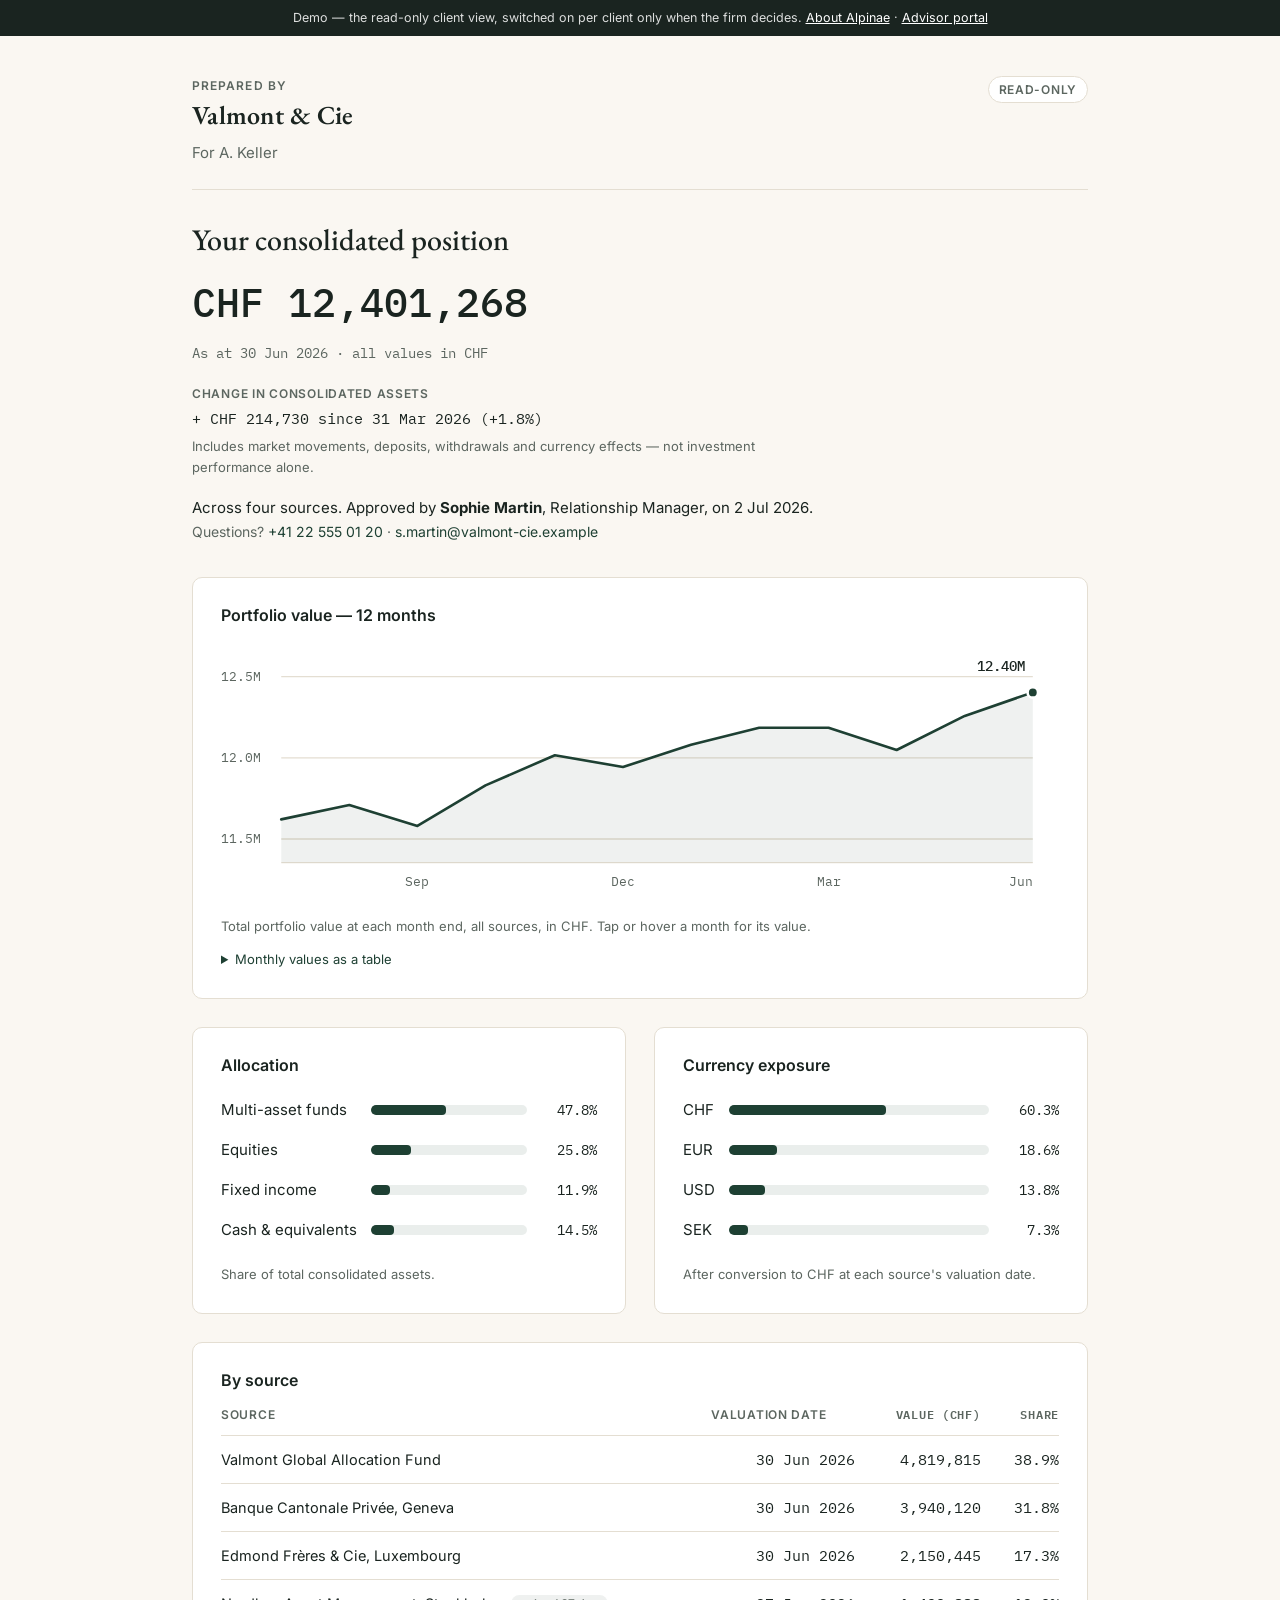
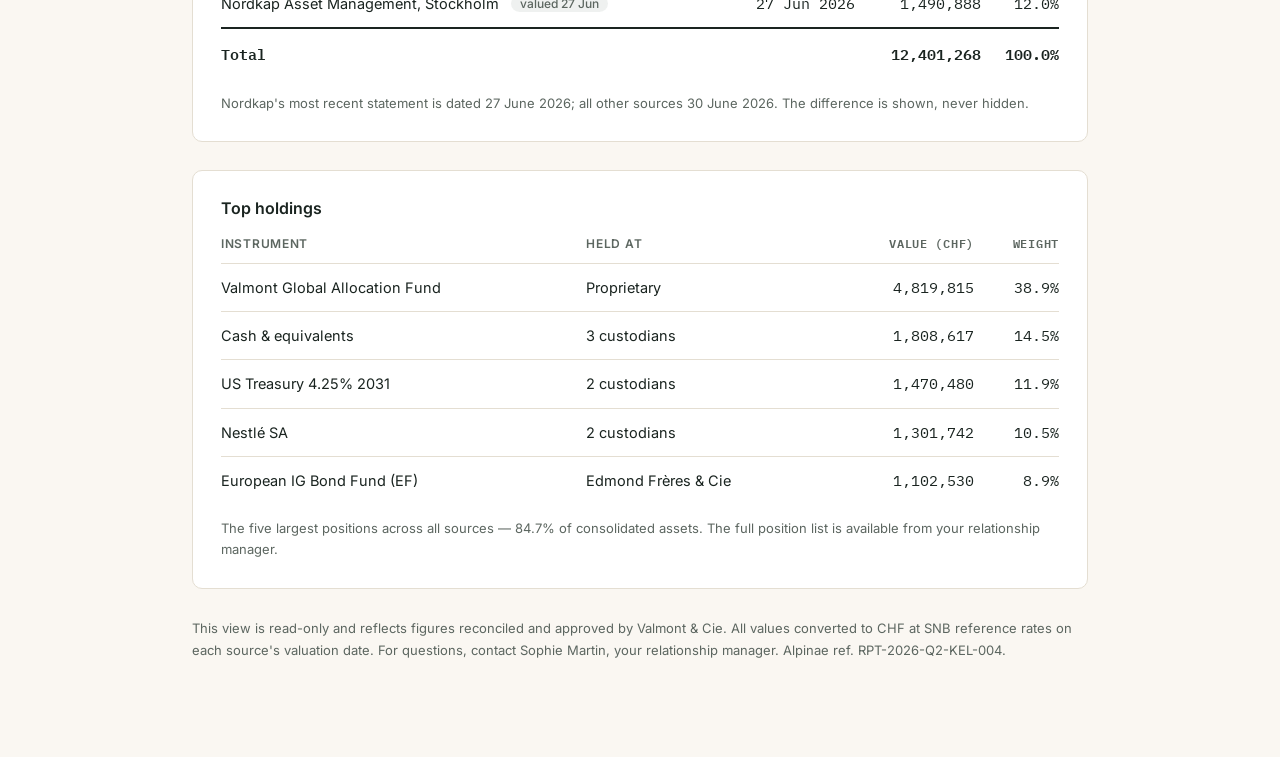
<file: demo/client.html>
<!DOCTYPE html>
<html lang="en">
<head>
<meta charset="UTF-8">
<meta name="viewport" content="width=device-width, initial-scale=1.0">
<title>Valmont &amp; Cie — Your consolidated position (demo)</title>
<link rel="preconnect" href="https://fonts.googleapis.com">
<link rel="preconnect" href="https://fonts.gstatic.com" crossorigin>
<link href="https://fonts.googleapis.com/css2?family=EB+Garamond:wght@500;600&family=Inter:wght@400;500;600&family=IBM+Plex+Mono:wght@400;500&display=swap" rel="stylesheet">
<link rel="stylesheet" href="../assets/styles.css">
<style>
  /* =========================================================
     Client portal — self-contained layout.
     Every section lives in one explicit grid stack, so spacing
     is a single decision, not an accident of sibling selectors.
     ========================================================= */

  .cp-page { max-width: 960px; margin: 0 auto; padding: 40px 32px 96px; }

  /* one spacing system for the whole page */
  .cp-stack { display: grid; gap: 28px; margin-top: 32px; }
  .cp-stack > * { margin: 0 !important; }          /* no inherited card margins, ever */
  .cp-two { display: grid; grid-template-columns: 1fr 1fr; gap: 28px; }

  .cp-card { background: var(--paper-raised, #fff); border: 1px solid var(--hairline);
             border-radius: 10px; padding: 28px; }
  .cp-card h2 { font-family: var(--sans); font-size: 16px; font-weight: 600; margin: 0 0 16px; }
  .cp-caption { font-size: 13px; color: var(--ink-soft); margin: 14px 0 0; line-height: 1.6; }

  /* ---- header & hero ---- */
  .cp-top { display: flex; justify-content: space-between; align-items: flex-start; gap: 16px;
            flex-wrap: wrap; padding-bottom: 24px; border-bottom: 1px solid var(--hairline); }
  .cp-client { font-size: 15px; color: var(--ink-soft); margin-top: 4px; }
  .cp-h1 { font-family: 'EB Garamond', Georgia, serif; font-size: 30px; font-weight: 500;
           line-height: 1.2; margin: 32px 0 12px; }
  .cp-figure { font-family: var(--mono); font-size: 40px; font-weight: 500;
               font-variant-numeric: tabular-nums; }
  .cp-asat { font-family: var(--mono); font-size: 14px; color: var(--ink-soft); margin-top: 8px; }
  .cp-change { margin-top: 20px; }
  .cp-change .lbl { display: block; font-size: 12px; font-weight: 600; letter-spacing: .06em;
                    text-transform: uppercase; color: var(--ink-soft); margin-bottom: 3px; }
  .cp-change .val { font-family: var(--mono); font-size: 15px; }
  .cp-change .note { font-size: 13px; color: var(--ink-soft); margin-top: 4px; max-width: 620px; }
  .cp-approved { font-size: 15px; margin-top: 18px; line-height: 1.65; }
  .cp-approved .contact { font-size: 14px; color: var(--ink-soft); }
  .cp-page .eyebrow, .cp-top .badge { font-size: 12px; }

  /* ---- trend chart ---- */
  #trend-chart { width: 100%; display: block; }
  .chart-data summary { font-size: 13px; color: var(--pine); cursor: pointer; margin-top: 12px; }
  .chart-data table { margin-top: 10px; border-collapse: collapse; }
  .chart-data th, .chart-data td { font-size: 13px; padding: 4px 18px 4px 0; text-align: left;
                                   border-bottom: 1px solid var(--hairline); }
  .chart-data td.num { font-family: var(--mono); }

  /* ---- allocation bars: label column hugs its longest label per card ---- */
  .cp-bars { display: grid; grid-template-columns: fit-content(50%) 1fr 56px;
             column-gap: 14px; }
  .cp-bars .brow { grid-column: 1 / -1; display: grid; grid-template-columns: subgrid;
                   align-items: center; padding: 8px 0; border-radius: 6px; }
  .cp-bars .brow:hover { background: rgb(30 64 51 / 0.045); }
  .cp-bars .blabel { font-size: 15px; white-space: nowrap; }
  .cp-bars .bval { font-family: var(--mono); font-size: 13.5px; text-align: right;
                   font-variant-numeric: tabular-nums; }
  .cp-bars .btrack { height: 10px; border-radius: 5px; background: rgb(30 64 51 / 0.09);
                     overflow: hidden; }
  .cp-bars .btrack i { display: block; height: 100%; background: var(--pine); border-radius: 4px; }

  /* ---- tables ---- */
  .cp-table { width: 100%; border-collapse: collapse; }
  .cp-table th { font-size: 12px; font-weight: 600; text-transform: uppercase;
                 letter-spacing: .06em; color: var(--ink-soft); text-align: left;
                 padding: 0 12px 10px 0; border-bottom: 1px solid var(--hairline); }
  .cp-table td { font-size: 14.5px; padding: 12px 12px 12px 0; vertical-align: baseline;
                 border-bottom: 1px solid var(--hairline); }
  .cp-table tr:last-child td { border-bottom: none; }
  .cp-table .num { font-family: var(--mono); font-variant-numeric: tabular-nums; }
  .cp-table th.num, .cp-table td.num { text-align: right; }
  .cp-table th:last-child, .cp-table td:last-child { padding-right: 0; }
  .cp-table tr.cp-total td { border-top: 2px solid var(--ink); border-bottom: none;
                             font-weight: 600; padding-top: 14px; }
  .fresh-pill { display: inline-block; font: 500 12px var(--sans); color: var(--ink-soft);
                background: rgb(30 64 51 / 0.07); border-radius: 99px; padding: 1px 9px;
                margin-left: 8px; white-space: nowrap; vertical-align: 1px; }

  .cp-footer { font-size: 13px; color: var(--ink-soft); line-height: 1.7; }

  /* ---- responsive ---- */
  @media (max-width: 640px) {
    .cp-page { padding: 28px 20px 64px; }
    .cp-h1 { font-size: 26px; }
    .cp-figure { font-size: 30px; white-space: nowrap; }
    .cp-stack { gap: 20px; margin-top: 24px; }
    .cp-two { grid-template-columns: 1fr; gap: 20px; }
    .cp-card { padding: 20px; }
    .cp-bars .blabel { white-space: normal; }
    #trend-chart text.tick { font-size: 15px; }   /* ≈9px after the SVG scales down */

    /* tables become labelled cards */
    .cp-table thead { display: none; }
    .cp-table, .cp-table tbody, .cp-table tr, .cp-table td { display: block; width: 100%; }
    .cp-table tr { padding: 12px 0; border-bottom: 1px solid var(--hairline); }
    .cp-table tr:last-child { border-bottom: none; }
    .cp-table td { display: flex; justify-content: space-between; align-items: baseline;
                   gap: 16px; border: none; padding: 3px 0; text-align: left; }
    .cp-table td.num { text-align: right; }
    .cp-table td::before { content: attr(data-th); flex: 0 0 auto; font-family: var(--sans);
                           font-size: 12.5px; font-weight: 400; color: var(--ink-soft); }
    .cp-table td:first-child { display: block; font-weight: 500; padding-bottom: 6px; }
    .cp-table td:first-child::before { content: none; }
    .cp-table td:empty { display: none; }
    .cp-table tr.cp-total { background: rgb(30 64 51 / 0.045); padding: 12px 10px;
                            border-radius: 6px; }
    .cp-table tr.cp-total td { border-top: none; padding-top: 3px; }
  }
  @media (max-width: 640px) { .demo-banner .db-long { display: none; } }
  @media (min-width: 641px) { .demo-banner .db-short { display: none; } }
</style>
</head>
<body>

<div class="demo-banner">
  <span class="db-long">Demo — the read-only client view, switched on per client only when the firm decides.
  <a href="../index.html">About Alpinae</a> · <a href="advisor.html">Advisor portal</a></span>
  <span class="db-short">Demo · <a href="../index.html">About</a> · <a href="advisor.html">Advisor view</a></span>
</div>

<main class="cp-page">

  <header class="cp-top">
    <div>
      <p class="eyebrow">Prepared by</p>
      <div class="wordmark" style="font-size:26px;">Valmont &amp; Cie</div>
      <p class="cp-client">For A. Keller</p>
    </div>
    <span class="badge">Read-only</span>
  </header>

  <h1 class="cp-h1">Your consolidated position</h1>
  <div class="cp-figure">CHF 12,401,268</div>
  <p class="cp-asat">As at 30 Jun 2026 · all values in CHF</p>

  <div class="cp-change">
    <span class="lbl">Change in consolidated assets</span>
    <span class="val">+ CHF 214,730 since 31 Mar 2026 (+1.8%)</span>
    <p class="note">Includes market movements, deposits, withdrawals and currency effects —
      not investment performance alone.</p>
  </div>

  <p class="cp-approved">
    Across four sources. Approved by <strong>Sophie Martin</strong>, Relationship Manager,
    on 2 Jul 2026.<br>
    <span class="contact">Questions? <a href="tel:+41225550120">+41 22 555 01 20</a> ·
    <a href="mailto:s.martin@valmont-cie.example">s.martin@valmont-cie.example</a></span>
  </p>

  <div class="cp-stack">

    <section class="cp-card">
      <h2>Portfolio value — 12 months</h2>
      <svg viewBox="0 0 640 200" xmlns="http://www.w3.org/2000/svg" role="img" id="trend-chart" aria-label="Total portfolio value by month, July 2025 to June 2026, rising from 11.62 to 12.40 million francs. Monthly figures are available in the table below the chart.">
        <line x1="46" y1="28" x2="620" y2="28" stroke="var(--hairline)"/>
        <line x1="46" y1="90" x2="620" y2="90" stroke="var(--hairline)"/>
        <line x1="46" y1="152" x2="620" y2="152" stroke="var(--hairline)"/>
        <line x1="46" y1="170" x2="620" y2="170" stroke="var(--hairline)"/>
        <text class="tick" x="0" y="31" text-anchor="start" font-family="'IBM Plex Mono', monospace" font-size="10" fill="var(--ink-soft)">12.5M</text>
        <text class="tick" x="0" y="93" text-anchor="start" font-family="'IBM Plex Mono', monospace" font-size="10" fill="var(--ink-soft)">12.0M</text>
        <text class="tick" x="0" y="155" text-anchor="start" font-family="'IBM Plex Mono', monospace" font-size="10" fill="var(--ink-soft)">11.5M</text>
        <path d="M46,137 L98,126 L150,142 L202,111 L255,88 L307,97 L359,80 L411,67 L464,67 L516,84 L568,58 L620,40 L620,170 L46,170 Z"
              fill="rgb(30 64 51 / 0.07)" stroke="none"/>
        <path d="M46,137 L98,126 L150,142 L202,111 L255,88 L307,97 L359,80 L411,67 L464,67 L516,84 L568,58 L620,40"
              fill="none" stroke="var(--pine)" stroke-width="2" stroke-linejoin="round" stroke-linecap="round"/>
        <circle cx="620" cy="40" r="4" fill="var(--pine)" stroke="var(--paper-raised)" stroke-width="2"/>
        <text class="tick" x="614" y="24" text-anchor="end" font-family="'IBM Plex Mono', monospace" font-size="11" font-weight="500" fill="var(--ink)">12.40M</text>
        <text class="tick" x="150" y="188" text-anchor="middle" font-family="'IBM Plex Mono', monospace" font-size="10" fill="var(--ink-soft)">Sep</text>
        <text class="tick" x="307" y="188" text-anchor="middle" font-family="'IBM Plex Mono', monospace" font-size="10" fill="var(--ink-soft)">Dec</text>
        <text class="tick" x="464" y="188" text-anchor="middle" font-family="'IBM Plex Mono', monospace" font-size="10" fill="var(--ink-soft)">Mar</text>
        <text class="tick" x="620" y="188" text-anchor="end" font-family="'IBM Plex Mono', monospace" font-size="10" fill="var(--ink-soft)">Jun</text>
        <line id="ch-line" x1="0" x2="0" y1="16" y2="170" stroke="var(--ink-soft)" stroke-width="1" stroke-dasharray="3 3" style="opacity:0;pointer-events:none;"/>
        <circle id="ch-dot" r="4" fill="var(--pine)" stroke="var(--paper-raised)" stroke-width="2" style="opacity:0;pointer-events:none;"/>
        <g id="ch-tip" style="opacity:0;pointer-events:none;">
          <rect width="118" height="40" rx="6" fill="var(--ink)" opacity="0.94"/>
          <text id="ch-tip-month" x="12" y="17" font-family="'IBM Plex Mono', monospace" font-size="10" fill="#ffffffbb"></text>
          <text id="ch-tip-val" x="12" y="31" font-family="'IBM Plex Mono', monospace" font-size="11.5" font-weight="500" fill="#ffffff"></text>
        </g>
      </svg>
      <p class="cp-caption">
        Total portfolio value at each month end, all sources, in CHF.
        Tap or hover a month for its value.
      </p>
      <details class="chart-data">
        <summary>Monthly values as a table</summary>
        <table>
          <thead><tr><th scope="col">Month end</th><th scope="col">Value (CHF)</th></tr></thead>
          <tbody>
            <tr><td>Jul 2025</td><td class="num">11.62M</td></tr>
            <tr><td>Aug 2025</td><td class="num">11.71M</td></tr>
            <tr><td>Sep 2025</td><td class="num">11.58M</td></tr>
            <tr><td>Oct 2025</td><td class="num">11.83M</td></tr>
            <tr><td>Nov 2025</td><td class="num">12.02M</td></tr>
            <tr><td>Dec 2025</td><td class="num">11.94M</td></tr>
            <tr><td>Jan 2026</td><td class="num">12.08M</td></tr>
            <tr><td>Feb 2026</td><td class="num">12.19M</td></tr>
            <tr><td>Mar 2026</td><td class="num">12.19M</td></tr>
            <tr><td>Apr 2026</td><td class="num">12.05M</td></tr>
            <tr><td>May 2026</td><td class="num">12.26M</td></tr>
            <tr><td>Jun 2026</td><td class="num">12.40M</td></tr>
          </tbody>
        </table>
      </details>
    </section>

    <div class="cp-two">
      <section class="cp-card">
        <h2>Allocation</h2>
        <div class="cp-bars">
          <div class="brow" title="Multi-asset funds · CHF 5,922,345"><span class="blabel">Multi-asset funds</span><span class="btrack"><i style="width:47.8%"></i></span><span class="bval">47.8%</span></div>
          <div class="brow" title="Equities · CHF 3,199,826"><span class="blabel">Equities</span><span class="btrack"><i style="width:25.8%"></i></span><span class="bval">25.8%</span></div>
          <div class="brow" title="Fixed income · CHF 1,470,480"><span class="blabel">Fixed income</span><span class="btrack"><i style="width:11.9%"></i></span><span class="bval">11.9%</span></div>
          <div class="brow" title="Cash & equivalents · CHF 1,808,617"><span class="blabel">Cash &amp; equivalents</span><span class="btrack"><i style="width:14.5%"></i></span><span class="bval">14.5%</span></div>
        </div>
        <p class="cp-caption">Share of total consolidated assets.</p>
      </section>
      <section class="cp-card">
        <h2>Currency exposure</h2>
        <div class="cp-bars">
          <div class="brow" title="CHF assets · CHF 7,480,817"><span class="blabel">CHF</span><span class="btrack"><i style="width:60.3%"></i></span><span class="bval">60.3%</span></div>
          <div class="brow" title="EUR exposure · CHF 2,307,605"><span class="blabel">EUR</span><span class="btrack"><i style="width:18.6%"></i></span><span class="bval">18.6%</span></div>
          <div class="brow" title="USD exposure · CHF 1,713,715"><span class="blabel">USD</span><span class="btrack"><i style="width:13.8%"></i></span><span class="bval">13.8%</span></div>
          <div class="brow" title="SEK exposure · CHF 899,131"><span class="blabel">SEK</span><span class="btrack"><i style="width:7.3%"></i></span><span class="bval">7.3%</span></div>
        </div>
        <p class="cp-caption">After conversion to CHF at each source's valuation date.</p>
      </section>
    </div>

    <section class="cp-card">
      <h2>By source</h2>
      <table class="cp-table">
        <thead>
          <tr><th scope="col">Source</th><th scope="col">Valuation date</th><th class="num" scope="col">Value (CHF)</th><th class="num" scope="col">Share</th></tr>
        </thead>
        <tbody>
          <tr><td>Valmont Global Allocation Fund</td><td class="num" data-th="Valuation date">30 Jun 2026</td><td class="num" data-th="Value (CHF)">4,819,815</td><td class="num" data-th="Share">38.9%</td></tr>
          <tr><td>Banque Cantonale Privée, Geneva</td><td class="num" data-th="Valuation date">30 Jun 2026</td><td class="num" data-th="Value (CHF)">3,940,120</td><td class="num" data-th="Share">31.8%</td></tr>
          <tr><td>Edmond Frères &amp; Cie, Luxembourg</td><td class="num" data-th="Valuation date">30 Jun 2026</td><td class="num" data-th="Value (CHF)">2,150,445</td><td class="num" data-th="Share">17.3%</td></tr>
          <tr><td>Nordkap Asset Management, Stockholm <span class="fresh-pill">valued 27 Jun</span></td><td class="num" data-th="Valuation date">27 Jun 2026</td><td class="num" data-th="Value (CHF)">1,490,888</td><td class="num" data-th="Share">12.0%</td></tr>
          <tr class="cp-total"><td>Total</td><td></td><td class="num" data-th="Value (CHF)">12,401,268</td><td class="num" data-th="Share">100.0%</td></tr>
        </tbody>
      </table>
      <p class="cp-caption">
        Nordkap's most recent statement is dated 27 June 2026; all other sources 30 June 2026.
        The difference is shown, never hidden.
      </p>
    </section>

    <section class="cp-card">
      <h2>Top holdings</h2>
      <table class="cp-table">
        <thead>
          <tr><th scope="col">Instrument</th><th scope="col">Held at</th><th class="num" scope="col">Value (CHF)</th><th class="num" scope="col">Weight</th></tr>
        </thead>
        <tbody>
          <tr><td>Valmont Global Allocation Fund</td><td data-th="Held at">Proprietary</td><td class="num" data-th="Value (CHF)">4,819,815</td><td class="num" data-th="Weight">38.9%</td></tr>
          <tr><td>Cash &amp; equivalents</td><td data-th="Held at">3 custodians</td><td class="num" data-th="Value (CHF)">1,808,617</td><td class="num" data-th="Weight">14.5%</td></tr>
          <tr><td>US Treasury 4.25% 2031</td><td data-th="Held at">2 custodians</td><td class="num" data-th="Value (CHF)">1,470,480</td><td class="num" data-th="Weight">11.9%</td></tr>
          <tr><td>Nestlé SA</td><td data-th="Held at">2 custodians</td><td class="num" data-th="Value (CHF)">1,301,742</td><td class="num" data-th="Weight">10.5%</td></tr>
          <tr><td>European IG Bond Fund (EF)</td><td data-th="Held at">Edmond Frères &amp; Cie</td><td class="num" data-th="Value (CHF)">1,102,530</td><td class="num" data-th="Weight">8.9%</td></tr>
        </tbody>
      </table>
      <p class="cp-caption">
        The five largest positions across all sources — 84.7% of consolidated assets.
        The full position list is available from your relationship manager.
      </p>
    </section>

    <p class="cp-footer">
      This view is read-only and reflects figures reconciled and approved by
      Valmont &amp; Cie. All values converted to CHF at SNB reference rates on each
      source's valuation date. For questions, contact Sophie Martin, your
      relationship manager. Alpinae ref. RPT-2026-Q2-KEL-004.
    </p>

  </div>
</main>


<script>
(function () {
  var svg = document.getElementById('trend-chart');
  if (!svg) return;
  var pts = [
    ['Jul 2025', '11.62', 46, 137], ['Aug 2025', '11.71', 98, 126], ['Sep 2025', '11.58', 150, 142],
    ['Oct 2025', '11.83', 202, 111], ['Nov 2025', '12.02', 255, 88], ['Dec 2025', '11.94', 307, 97],
    ['Jan 2026', '12.08', 359, 80], ['Feb 2026', '12.19', 411, 67], ['Mar 2026', '12.19', 464, 67],
    ['Apr 2026', '12.05', 516, 84], ['May 2026', '12.26', 568, 58], ['Jun 2026', '12.40', 620, 40]];
  var cross = document.getElementById('ch-line'), dot = document.getElementById('ch-dot'),
      tip = document.getElementById('ch-tip'),
      tMonth = document.getElementById('ch-tip-month'), tVal = document.getElementById('ch-tip-val');
  function show(e) {
    var r = svg.getBoundingClientRect();
    var x = (e.clientX - r.left) / r.width * 640;
    if (x < 30 || x > 636) { hide(); return; }
    var best = pts[0];
    pts.forEach(function (p) { if (Math.abs(p[2] - x) < Math.abs(best[2] - x)) best = p; });
    cross.setAttribute('x1', best[2]); cross.setAttribute('x2', best[2]);
    dot.setAttribute('cx', best[2]); dot.setAttribute('cy', best[3]);
    var tx = best[2] + 12; if (tx + 118 > 632) tx = best[2] - 130;
    var ty = Math.max(18, best[3] - 48);
    tip.setAttribute('transform', 'translate(' + tx + ',' + ty + ')');
    tMonth.textContent = best[0];
    tVal.textContent = 'CHF ' + best[1] + 'M';
    cross.style.opacity = dot.style.opacity = tip.style.opacity = 1;
  }
  function hide() { cross.style.opacity = dot.style.opacity = tip.style.opacity = 0; }
  svg.addEventListener('pointermove', show);
  svg.addEventListener('pointerdown', show);
  svg.addEventListener('pointerleave', hide);
})();
</script>
</body>
</html>
</file>
<file: assets/landing.css>
/* Alpinae — landing page. Standalone; the demo app uses styles.css. See DESIGN.md. */

:root {
  --paper: #FAF7F2;
  --paper-raised: #FFFFFF;
  --ink: #1A2420;
  --ink-soft: #5C6660;
  --pine: #1E4033;
  --pine-deep: #142B23;
  --hairline: #E4DED2;
  --flag: #A63A2E;
  --flag-bg: #F9EEEC;
  --ok: #2E6B4F;
  --pending-bg: #F7F0DF;
  --serif: "EB Garamond", Georgia, serif;
  --sans: "Inter", -apple-system, "Helvetica Neue", sans-serif;
  --mono: "IBM Plex Mono", "SF Mono", Menlo, monospace;
}

* { margin: 0; padding: 0; box-sizing: border-box; }

html { scroll-behavior: smooth; }

body {
  background: var(--paper);
  color: var(--ink);
  font-family: var(--sans);
  font-size: 16px;
  line-height: 1.65;
  -webkit-font-smoothing: antialiased;
}

a { color: var(--pine); text-decoration: none; }
a:hover { color: var(--pine-deep); }
:focus-visible { outline: 2px solid var(--pine); outline-offset: 2px; border-radius: 4px; }

.container { max-width: 1080px; margin: 0 auto; padding: 0 32px; }
@media (max-width: 640px) { .container { padding: 0 20px; } }

.eyebrow {
  font-family: var(--mono);
  font-size: 11px;
  font-weight: 500;
  letter-spacing: 0.14em;
  text-transform: uppercase;
  color: var(--pine);
}

.num { font-family: var(--mono); font-variant-numeric: tabular-nums; }

h1, h2 { font-family: var(--serif); font-weight: 600; line-height: 1.12; letter-spacing: -0.005em; }
h2.section-title { font-size: clamp(28px, 3.6vw, 40px); max-width: 640px; margin-top: 18px; }
.section-lede { margin-top: 20px; max-width: 600px; color: var(--ink-soft); font-size: 17px; }

/* ---------- Buttons ---------- */

.btn {
  display: inline-flex;
  align-items: center;
  white-space: nowrap;
  font-family: var(--sans);
  font-size: 14.5px;
  font-weight: 500;
  padding: 12px 24px;
  border-radius: 6px;
  border: 1px solid var(--pine);
  cursor: pointer;
  transition: background 160ms ease, color 160ms ease;
}
.btn-primary { background: var(--pine); color: #fff; }
.btn-primary:hover { background: var(--pine-deep); color: #fff; }
.btn-ghost { background: transparent; color: var(--pine); }
.btn-ghost:hover { background: rgb(30 64 51 / 0.06); color: var(--pine-deep); }
.btn-sm { padding: 8px 16px; font-size: 13.5px; }

/* ---------- Nav ---------- */

.nav { border-bottom: 1px solid var(--hairline); }
.nav-inner {
  display: flex;
  align-items: center;
  justify-content: space-between;
  gap: 16px 40px;
  flex-wrap: wrap;
  padding-top: 20px;
  padding-bottom: 20px;
}
.wordmark { font-family: var(--serif); font-weight: 600; font-size: 23px; color: var(--ink); }
.wordmark .dot { color: var(--pine); }
.nav-links { display: flex; align-items: center; flex-wrap: wrap; gap: 12px 30px; font-size: 14.5px; }
.nav-links a { color: var(--ink); }
.nav-links a:hover { color: var(--pine); }
.nav-links a.btn-primary { color: #fff; }
.nav-links a.btn-primary:hover { color: #fff; }
.nav-toggle {
  display: none;
  align-items: center;
  gap: 9px;
  border: 1px solid var(--hairline);
  border-radius: 6px;
  padding: 8px 11px;
  background: var(--paper-raised);
  color: var(--ink);
  font: 500 13px/1 var(--sans);
}
.nav-toggle i, .nav-toggle i::before, .nav-toggle i::after {
  display: block;
  width: 13px;
  height: 1px;
  background: currentColor;
  content: "";
  transition: transform .18s ease, opacity .18s ease;
}
.nav-toggle i { position: relative; }
.nav-toggle i::before { position: absolute; transform: translateY(-4px); }
.nav-toggle i::after { position: absolute; transform: translateY(4px); }
@media (max-width: 700px) {
  .nav { position: relative; }
  .nav-inner { flex-wrap: nowrap; padding-top: 15px; padding-bottom: 15px; }
  .nav-toggle { display: inline-flex; }
  .nav-links {
    position: absolute;
    z-index: 20;
    top: calc(100% + 8px);
    left: 20px;
    right: 20px;
    display: grid;
    gap: 0;
    padding: 7px;
    border: 1px solid var(--hairline);
    border-radius: 10px;
    background: var(--paper-raised);
    box-shadow: 0 18px 45px -20px rgb(20 43 35 / .28);
    opacity: 0;
    visibility: hidden;
    transform: translateY(-6px);
    transition: opacity .16s ease, transform .16s ease, visibility .16s;
  }
  .nav-links a { padding: 10px 12px; border-radius: 6px; }
  .nav-links a:hover { background: var(--paper); }
  .nav-links .btn { justify-content: center; margin-top: 5px; }
  .nav.open .nav-links { opacity: 1; visibility: visible; transform: none; }
  .nav.open .nav-toggle i { background: transparent; }
  .nav.open .nav-toggle i::before { transform: rotate(45deg); }
  .nav.open .nav-toggle i::after { transform: rotate(-45deg); }
}

/* ---------- Hero ---------- */

.hero { padding: 92px 0 84px; }
.hero-grid {
  display: grid;
  grid-template-columns: 1.08fr 0.92fr;
  gap: 72px;
  align-items: center;
}
.hero h1 { font-size: clamp(33px, 3.8vw, 44px); margin-top: 20px; }
.hero .sub { margin-top: 22px; color: var(--ink-soft); font-size: 17.5px; max-width: 520px; }
.hero .ctas { margin-top: 34px; display: flex; gap: 14px; flex-wrap: wrap; }
.hero-assurance {
  display: flex;
  align-items: center;
  gap: 8px 18px;
  flex-wrap: wrap;
  margin-top: 18px;
  color: var(--ink-soft);
  font-family: var(--mono);
  font-size: 10.5px;
}
.hero-assurance span { position: relative; }
.hero-assurance span + span::before {
  content: "";
  position: absolute;
  left: -10px;
  top: 50%;
  width: 3px;
  height: 3px;
  border-radius: 50%;
  background: var(--hairline);
}
.hero-assurance a { margin-left: 3px; border-bottom: 1px solid rgb(30 64 51 / .24); }
@media (max-width: 920px) {
  .hero { padding: 64px 0 56px; }
  .hero-grid { grid-template-columns: 1fr; gap: 48px; }
}

/* Hero snapshot card — a settled product artifact, not a mockup collage */
.snapshot {
  background: var(--paper-raised);
  border: 1px solid var(--hairline);
  border-radius: 12px;
  box-shadow: 0 1px 2px rgb(26 36 32 / 0.05), 0 16px 40px -18px rgb(26 36 32 / 0.18);
  padding: 26px 28px 24px;
}
.snapshot-head {
  display: flex;
  justify-content: space-between;
  align-items: baseline;
  gap: 12px;
  padding-bottom: 16px;
  border-bottom: 1px solid var(--hairline);
}
.snapshot-head .who { font-size: 13.5px; font-weight: 600; }
.snapshot-head .src { font-family: var(--mono); font-size: 10.5px; color: var(--ink-soft); letter-spacing: 0.06em; text-transform: uppercase; }
.snapshot .label { font-family: var(--mono); font-size: 10.5px; letter-spacing: 0.1em; text-transform: uppercase; color: var(--ink-soft); margin-top: 18px; }
.snapshot .total { font-family: var(--mono); font-variant-numeric: tabular-nums; font-size: 31px; font-weight: 500; margin-top: 6px; letter-spacing: -0.01em; }
.snapshot .asof { font-family: var(--mono); font-size: 11px; color: var(--ink-soft); margin-top: 4px; }
.snapshot .rows { margin-top: 20px; display: grid; gap: 11px; }
.snapshot .row { display: grid; grid-template-columns: 118px 1fr 52px; gap: 12px; align-items: center; }
.snapshot .row .lbl { font-size: 12.5px; color: var(--ink); }
.snapshot .row .bar { height: 6px; border-radius: 3px; background: rgb(30 64 51 / 0.08); overflow: hidden; }
.snapshot .row .bar i { display: block; height: 100%; background: var(--pine); border-radius: 3px; }
.snapshot .row .val { font-family: var(--mono); font-size: 11.5px; text-align: right; font-variant-numeric: tabular-nums; color: var(--ink-soft); }
.snapshot-foot {
  margin-top: 20px;
  padding-top: 14px;
  border-top: 1px solid var(--hairline);
  display: flex;
  justify-content: space-between;
  gap: 10px;
  flex-wrap: wrap;
  font-family: var(--mono);
  font-size: 10.5px;
  color: var(--ink-soft);
}
.snapshot-foot .flag { color: var(--flag); }

/* ---------- Fact strip ---------- */

.facts { border-top: 1px solid var(--hairline); border-bottom: 1px solid var(--hairline); }
.facts-inner {
  display: grid;
  grid-template-columns: repeat(4, 1fr);
  padding-top: 0;
  padding-bottom: 0;
}
.fact {
  font-family: var(--mono);
  font-size: 11px;
  letter-spacing: 0.1em;
  text-transform: uppercase;
  color: var(--ink-soft);
  text-align: center;
  padding: 16px 12px;
  border-left: 1px solid var(--hairline);
}
.fact:first-child { border-left: none; }
@media (max-width: 760px) {
  .facts-inner { grid-template-columns: 1fr 1fr; }
  .fact:nth-child(3) { border-left: none; }
  .fact:nth-child(3), .fact:nth-child(4) { border-top: 1px solid var(--hairline); }
}

/* ---------- Alpine landscape (animated ASCII) ---------- */

/* The scene sits below the hero but pulls up into it, so its drifting clouds
   pass behind the CTA band. Hero content is lifted above it; the band never
   intercepts pointer events. Top and bottom fade into paper. */
.hero { position: relative; z-index: 1; }

.ascii-band {
  position: relative;
  z-index: 0;
  max-width: 1080px;
  margin: -150px auto 0;
  padding: 0 32px;
  pointer-events: none;
  -webkit-mask-image: linear-gradient(to bottom, transparent 0, #000 18%, #000 90%, transparent 100%);
          mask-image: linear-gradient(to bottom, transparent 0, #000 18%, #000 90%, transparent 100%);
}
.ascii-band canvas {
  display: block;
  width: 100%;
  background: var(--paper);
}
/* Once the hero stacks (≤920px) the snapshot card sits directly above the
   band, so the desktop-only "clouds behind the CTAs" pull-up would drag the
   scene over the card. Drop the overlap and let it sit cleanly below. */
@media (max-width: 920px) {
  .ascii-band { margin-top: 16px; }
}
@media (max-width: 640px) {
  .ascii-band { padding: 0 20px; }
}
@media (prefers-reduced-motion: reduce) {
  /* no motion to justify the pull-up; keep the still frame fully below the hero */
  .ascii-band { margin-top: 24px; }
}

.sr-only {
  position: absolute;
  width: 1px; height: 1px;
  padding: 0; margin: -1px;
  overflow: hidden;
  clip: rect(0 0 0 0);
  white-space: nowrap;
  border: 0;
}

/* ---------- Sections ---------- */

.section { padding: 96px 0; }
.section + .section { border-top: 1px solid var(--hairline); }
.section-product { background: rgb(255 255 255 / .32); }
.section-compliance { background: #F6F3ED; }
@media (max-width: 760px) { .section { padding: 64px 0; } }

/* Steps — editorial columns, not cards */
.steps { display: grid; grid-template-columns: repeat(3, 1fr); gap: 40px; margin-top: 56px; }
.step { border-top: 2px solid var(--ink); padding-top: 18px; }
.step .no { font-family: var(--mono); font-size: 12px; color: var(--pine); }
.step h3 { font-size: 16.5px; font-weight: 600; margin-top: 10px; }
.step p { font-size: 14.5px; color: var(--ink-soft); margin-top: 8px; }
@media (max-width: 760px) { .steps { grid-template-columns: 1fr; gap: 28px; } }

/* ---------- The reconciliation screen (animated artifact) ---------- */

.screen {
  margin-top: 56px;
  background: var(--paper-raised);
  border: 1px solid var(--hairline);
  border-radius: 12px;
  box-shadow: 0 1px 2px rgb(26 36 32 / 0.05), 0 20px 48px -20px rgb(26 36 32 / 0.16);
  overflow: hidden;
}
.screen-bar {
  display: flex;
  align-items: center;
  gap: 14px;
  padding: 13px 20px;
  border-bottom: 1px solid var(--hairline);
  background: var(--paper);
}
.screen-bar .dots { display: flex; gap: 6px; }
.screen-bar .dots i { width: 9px; height: 9px; border-radius: 50%; border: 1px solid var(--hairline); background: var(--paper-raised); }
.screen-bar .url { font-family: var(--mono); font-size: 11px; color: var(--ink-soft); flex: 1; text-align: center; }
.screen-bar .replay {
  font-family: var(--mono); font-size: 11px; color: var(--pine);
  background: none; border: none; cursor: pointer; padding: 4px 6px;
  border-bottom: 1px dotted var(--pine);
}
.screen-bar .replay:hover { border-bottom-style: solid; }
.screen-body { padding: 28px 32px 30px; }
@media (max-width: 640px) { .screen-body { padding: 20px 16px 22px; } }

/* Stage 1 — statements arrive */
.files { display: grid; grid-template-columns: repeat(4, 1fr); gap: 12px; }
@media (max-width: 760px) { .files { grid-template-columns: 1fr 1fr; } }
.file {
  border: 1px solid var(--hairline);
  border-radius: 8px;
  padding: 12px 14px;
  display: flex;
  gap: 10px;
  align-items: flex-start;
  background: var(--paper-raised);
  transition: opacity 0.45s ease, transform 0.45s ease;
}
.file svg { flex-shrink: 0; margin-top: 2px; }
.file .fname { font-size: 12.5px; font-weight: 600; line-height: 1.35; }
.file .fmeta { font-family: var(--mono); font-size: 10px; color: var(--ink-soft); margin-top: 3px; }

/* Stage 2 — processing */
.process { margin-top: 22px; transition: opacity 0.4s ease; }
.proc-track { height: 3px; background: rgb(30 64 51 / 0.1); border-radius: 2px; overflow: hidden; }
.proc-track i { display: block; height: 100%; width: 0; background: var(--pine); border-radius: 2px; }
.proc-txt {
  display: block;
  font-family: var(--mono);
  font-size: 11.5px;
  color: var(--ink-soft);
  margin-top: 9px;
  min-height: 17px;
}
.proc-txt.done { color: var(--ok); }

/* Stage 3 — the consolidated table builds */
.result { margin-top: 26px; }
.result-head {
  display: flex;
  justify-content: space-between;
  align-items: baseline;
  gap: 12px;
  flex-wrap: wrap;
  margin-bottom: 4px;
  transition: opacity 0.4s ease;
}
.result-head .rh-title { font-size: 14.5px; font-weight: 600; }
.result-head .rh-meta { font-family: var(--mono); font-size: 11px; color: var(--ink-soft); }
.rtable { width: 100%; border-collapse: collapse; }
.rtable th {
  font-family: var(--mono);
  font-size: 10px;
  font-weight: 500;
  letter-spacing: 0.1em;
  text-transform: uppercase;
  color: var(--ink-soft);
  text-align: left;
  padding: 12px 12px 10px;
  border-bottom: 1px solid var(--hairline);
  white-space: nowrap;
}
.rtable td {
  font-size: 13.5px;
  padding: 11px 12px;
  border-bottom: 1px solid var(--hairline);
}
.rtable th.r, .rtable td.r { text-align: right; font-family: var(--mono); font-variant-numeric: tabular-nums; font-size: 13px; }
.rtable td .sub { color: var(--ink-soft); font-size: 12px; }
.rtable tr.rtotal td { border-bottom: none; border-top: 2px solid var(--ink); font-weight: 600; }
.rtable tr { transition: opacity 0.4s ease, transform 0.4s ease; }
.chip-flag {
  display: inline-block;
  font-family: var(--mono);
  font-size: 9.5px;
  letter-spacing: 0.05em;
  color: var(--flag);
  background: var(--flag-bg);
  border-radius: 4px;
  padding: 1.5px 7px;
  margin-left: 8px;
  vertical-align: 1px;
}
.result-caption {
  margin-top: 16px;
  font-size: 13px;
  color: var(--ink-soft);
  transition: opacity 0.4s ease;
}

@media (max-width: 640px) {
  .result { margin-top: 22px; }
  .rtable, .rtable tbody, .rtable tr, .rtable td { display: block; width: 100%; }
  .rtable { min-width: 0; }
  .rtable thead { display: none; }
  .rtable tr {
    display: grid;
    grid-template-columns: 1fr auto;
    gap: 6px 14px;
    padding: 14px 0;
    border-bottom: 1px solid var(--hairline);
  }
  .rtable td, .rtable th.r, .rtable td.r {
    padding: 0;
    border: 0;
    text-align: left;
    font-size: 12px;
  }
  .rtable td:first-child { grid-column: 1 / -1; font-size: 13px; font-weight: 500; }
  .rtable td:nth-child(2)::before { content: attr(data-label) " · "; color: var(--ink-soft); }
  .rtable td:nth-child(3) { grid-column: 1; }
  .rtable td:nth-child(4) { grid-column: 2; text-align: right; }
  .rtable td:nth-child(3)::before, .rtable td:nth-child(4)::before {
    content: attr(data-label);
    display: block;
    margin-bottom: 2px;
    color: var(--ink-soft);
    font-family: var(--mono);
    font-size: 8.5px;
    letter-spacing: .06em;
    text-transform: uppercase;
  }
  .rtable tr.rtotal { padding-top: 16px; border-top: 1px solid var(--ink); border-bottom: 0; }
  .rtable tr.rtotal td { border: 0; }
  .rtable tr td:empty { display: none; }
}

/* ---- Stage machine ---- */
.screen[data-stage="0"] .file { opacity: 0; transform: translateY(10px); }
.screen[data-stage="0"] .process,
.screen[data-stage="1"] .process { opacity: 0; }
.screen[data-stage="0"] .result-head, .screen[data-stage="0"] .result-caption,
.screen[data-stage="1"] .result-head, .screen[data-stage="1"] .result-caption,
.screen[data-stage="2"] .result-head, .screen[data-stage="2"] .result-caption { opacity: 0; }
.screen[data-stage="0"] .rtable tr,
.screen[data-stage="1"] .rtable tr,
.screen[data-stage="2"] .rtable tr { opacity: 0; transform: translateX(-8px); }
.screen[data-stage="0"] .rtable th,
.screen[data-stage="1"] .rtable th,
.screen[data-stage="2"] .rtable th { color: transparent; border-bottom-color: transparent; transition: color 0.4s ease, border-bottom-color 0.4s ease; }

.screen[data-stage="1"] .file, .screen[data-stage="2"] .file, .screen[data-stage="3"] .file { opacity: 1; transform: none; }
.screen[data-stage="1"] .file:nth-child(2) { transition-delay: 0.18s; }
.screen[data-stage="1"] .file:nth-child(3) { transition-delay: 0.36s; }
.screen[data-stage="1"] .file:nth-child(4) { transition-delay: 0.54s; }

.screen[data-stage="2"] .process, .screen[data-stage="3"] .process { opacity: 1; }
.screen[data-stage="2"] .proc-track i { width: 100%; transition: width 2.1s linear; }
.screen[data-stage="3"] .proc-track i { width: 100%; }
.screen[data-stage="2"] .file, .screen[data-stage="3"] .file { opacity: 0.55; }

.screen[data-stage="3"] .result-head, .screen[data-stage="3"] .result-caption { opacity: 1; }
.screen[data-stage="3"] .rtable tr { opacity: 1; transform: none; }
.screen[data-stage="3"] .rtable tbody tr:nth-child(1) { transition-delay: 0.05s; }
.screen[data-stage="3"] .rtable tbody tr:nth-child(2) { transition-delay: 0.17s; }
.screen[data-stage="3"] .rtable tbody tr:nth-child(3) { transition-delay: 0.29s; }
.screen[data-stage="3"] .rtable tbody tr:nth-child(4) { transition-delay: 0.41s; }
.screen[data-stage="3"] .rtable tbody tr:nth-child(5) { transition-delay: 0.53s; }
.screen[data-stage="3"] .rtable tbody tr.rtotal { transition-delay: 0.7s; }
.screen[data-stage="3"] .result-caption { transition-delay: 0.9s; }

/* ---------- Compliance: control register ---------- */

.controls-foot {
  padding: 15px 24px;
  border-top: 1px solid var(--hairline);
  background: var(--paper);
  font-size: 13.5px;
  color: var(--ink-soft);
}

/* ---------- Not-list ---------- */

.notlist { margin-top: 48px; border-top: 1px solid var(--hairline); }
.notlist .nrow {
  display: grid;
  grid-template-columns: 260px 1fr;
  gap: 24px;
  padding: 22px 0;
  border-bottom: 1px solid var(--hairline);
}
.notlist .nrow strong { font-size: 15.5px; }
.notlist .nrow span { font-size: 15px; color: var(--ink-soft); }
@media (max-width: 700px) { .notlist .nrow { grid-template-columns: 1fr; gap: 6px; } }

/* ---------- CTA band & footer ---------- */

.cta-band {
  background: var(--pine);
  color: #fff;
  border-radius: 14px;
  padding: 52px 56px;
  display: flex;
  align-items: center;
  justify-content: space-between;
  gap: 32px;
  flex-wrap: wrap;
}
.cta-band h2 { font-size: clamp(24px, 3vw, 32px); color: #fff; }
.cta-band p { color: rgb(255 255 255 / 0.72); margin-top: 10px; max-width: 460px; font-size: 15.5px; }
.cta-band .btn { border-color: #fff; background: #fff; color: var(--pine); }
.cta-band .btn:hover { background: var(--paper); }
@media (max-width: 640px) { .cta-band { padding: 36px 28px; } }

.footer { border-top: 1px solid var(--hairline); }
.footer-inner {
  display: flex;
  justify-content: space-between;
  gap: 24px;
  flex-wrap: wrap;
  padding-top: 40px;
  padding-bottom: 56px;
  font-size: 13.5px;
  color: var(--ink-soft);
}

@media (prefers-reduced-motion: reduce) {
  *, *::before, *::after { animation: none !important; transition: none !important; }
  html { scroll-behavior: auto; }
}

/* ---------- Compliance screen: architecture register + evidence ---------- */

.comp-screen { margin-top: 56px; }
.compliance-map {
  display: grid;
  grid-template-columns: 170px 48px minmax(390px, 1fr) 145px;
  gap: 16px;
  align-items: center;
  padding: 8px 0 12px;
}
.map-label, .boundary-meta, .detail-label {
  font-family: var(--mono);
  font-size: 9.5px;
  letter-spacing: 0.11em;
  text-transform: uppercase;
  color: var(--ink-soft);
}
.map-ingress { display: grid; gap: 10px; }
.map-node {
  display: flex;
  align-items: center;
  gap: 10px;
  min-height: 66px;
  padding: 12px;
  border: 1px solid var(--hairline);
  border-radius: 8px;
  background: var(--paper-raised);
}
.map-icon { font-family: var(--mono); font-size: 23px; line-height: 1; color: var(--pine); }
.map-node strong, .control-node strong, .map-egress strong { display: block; font-size: 12.5px; }
.map-node small, .control-node small, .map-egress small {
  display: block;
  margin-top: 3px;
  font-family: var(--mono);
  font-size: 8.8px;
  line-height: 1.45;
  color: var(--ink-soft);
}
.map-flow { display: grid; gap: 7px; justify-items: center; }
.map-flow i { display: block; width: 100%; height: 1px; background: var(--hairline); position: relative; }
.map-flow i:first-child::after {
  content: ""; position: absolute; right: 0; top: -3px;
  width: 7px; height: 7px; border-top: 1px solid var(--ink-soft); border-right: 1px solid var(--ink-soft); transform: rotate(45deg);
}
.map-flow span { font-family: var(--mono); font-size: 7.5px; letter-spacing: .1em; color: var(--ink-soft); }
.swiss-boundary {
  border: 1px solid var(--pine);
  border-radius: 10px;
  background: rgb(30 64 51 / 0.025);
  overflow: hidden;
}
.boundary-head {
  display: flex;
  justify-content: space-between;
  align-items: center;
  gap: 12px;
  padding: 13px 15px;
  border-bottom: 1px solid var(--hairline);
  background: var(--paper-raised);
}
.boundary-head > div { display: flex; align-items: center; gap: 9px; }
.boundary-head strong { font-size: 13px; }
.ch-mark {
  display: grid; place-items: center; width: 25px; height: 25px;
  border-radius: 4px; background: var(--flag); color: #fff;
  font-family: var(--mono); font-size: 8px; font-weight: 500;
}
.verified-mark { font-family: var(--mono); font-size: 8.5px; color: var(--ok); letter-spacing: .06em; }
.boundary-meta { padding: 10px 15px 0; }
.control-grid { display: grid; grid-template-columns: 1fr 1fr; gap: 8px; padding: 11px 15px 14px; }
.control-node {
  position: relative;
  min-height: 72px;
  padding: 14px 12px 10px;
  border: 1px solid var(--hairline);
  border-radius: 7px;
  background: var(--paper-raised);
}
.control-no { position: absolute; top: 8px; right: 9px; font-family: var(--mono); font-size: 8px; color: var(--ink-soft); }
.boundary-foot {
  display: flex; justify-content: space-between; gap: 10px; flex-wrap: wrap;
  padding: 9px 15px; border-top: 1px solid var(--hairline);
  font-family: var(--mono); font-size: 8.5px; color: var(--ink-soft); background: var(--paper-raised);
}
.map-egress {
  align-self: stretch;
  display: flex;
  flex-direction: column;
  justify-content: center;
  padding: 17px;
  border: 1px dashed rgb(166 58 46 / .42);
  border-radius: 9px;
  background: var(--flag-bg);
}
.blocked-mark { font-family: var(--mono); font-size: 28px; color: var(--flag); line-height: 1; margin-bottom: 10px; }
.map-egress strong { color: var(--flag); }

.comp-screen .vg { transition: opacity .2s ease, border-color .2s ease, background .2s ease, box-shadow .2s ease; }
.comp-screen .vg.dim:not(.swiss-boundary) { opacity: .58; }
.comp-screen .vg.lit:not(.swiss-boundary) {
  opacity: 1;
  border-color: var(--pine);
  background: rgb(30 64 51 / .055);
  box-shadow: inset 3px 0 0 var(--pine);
}
.comp-screen .map-egress.lit { border-color: var(--flag); background: var(--flag-bg); box-shadow: inset 3px 0 0 var(--flag); }
.comp-screen .swiss-boundary.lit { box-shadow: 0 0 0 2px rgb(30 64 51 / .1); }

.comp-caption {
  display: grid;
  grid-template-columns: 190px 1fr;
  gap: 28px;
  border-top: 1px solid var(--hairline);
  margin-top: 22px;
  padding-top: 22px;
  min-height: 192px;
}
.cchips { display: grid; gap: 5px; align-content: start; }
.cchip {
  display: grid;
  grid-template-columns: 28px 1fr;
  align-items: center;
  text-align: left;
  font-family: var(--sans);
  font-size: 12px;
  font-weight: 500;
  padding: 8px 10px;
  border: 0;
  border-left: 2px solid var(--hairline);
  background: transparent;
  color: var(--ink-soft);
  cursor: pointer;
  transition: color .18s ease, border-color .18s ease, background .18s ease;
}
.cchip span { font-family: var(--mono); font-size: 9px; color: inherit; }
.cchip:hover { color: var(--pine); background: rgb(30 64 51 / .035); }
.cchip.on { color: var(--pine); background: rgb(30 64 51 / .06); border-left-color: var(--pine); }
.control-detail { padding: 2px 0 4px; }
.comp-caption h4 { font-family: var(--serif); font-size: 25px; font-weight: 600; margin-top: 7px; }
.comp-caption p { font-size: 14px; color: var(--ink-soft); margin-top: 8px; max-width: 690px; }
.comp-caption .cev-line {
  display: inline-block;
  font-family: var(--mono);
  font-size: 9.5px;
  margin-top: 16px;
  padding: 8px 10px;
  border: 1px solid var(--hairline);
  border-radius: 5px;
  background: var(--paper);
}
@media (max-width: 880px) {
  .compliance-map { grid-template-columns: 1fr; gap: 12px; }
  .map-ingress { grid-template-columns: 1fr 1fr; }
  .map-label { grid-column: 1 / -1; }
  .map-flow { display: none; }
  .map-egress { min-height: 105px; }
}
@media (max-width: 640px) {
  .map-ingress, .control-grid, .comp-caption { grid-template-columns: 1fr; }
  .comp-caption { gap: 20px; }
  .cchips { grid-template-columns: 1fr 1fr; }
  .boundary-head { align-items: flex-start; }
  .verified-mark { margin-top: 6px; }
}

/* ---------- Compliance walkthrough motion ---------- */

.comp-screen {
  border-color: #DCD6CB;
  box-shadow: 0 1px 2px rgb(26 36 32 / .04), 0 22px 50px -28px rgb(26 36 32 / .2);
}
.comp-screen .screen-bar { min-height: 48px; }
.comp-screen .screen-bar .url { text-align: left; }
.comp-step-count {
  color: var(--ink-soft);
  font-family: var(--mono);
  font-size: 10px;
  white-space: nowrap;
}
.comp-step-count b { color: var(--ink); font-weight: 500; }
.comp-play {
  display: inline-flex;
  align-items: center;
  gap: 7px;
  min-width: 105px;
  justify-content: center;
  padding: 6px 9px;
  border: 1px solid var(--hairline);
  border-radius: 6px;
  background: var(--paper-raised);
  color: var(--ink-soft);
  font: 500 10px/1 var(--mono);
  cursor: pointer;
  transition: border-color .16s ease, background .16s ease, color .16s ease;
}
.comp-play:hover { border-color: #C9C1B5; color: var(--pine); background: #FCFBF8; }
.comp-play span { font-size: 8px; }
.comp-screen[data-playing="true"] .comp-play { color: var(--pine); border-color: rgb(30 64 51 / .28); }

.compliance-map { position: relative; }
.map-node, .control-node, .swiss-boundary, .map-egress { position: relative; }
.map-node, .control-node {
  transition: opacity .22s ease, border-color .22s ease, background .22s ease, box-shadow .22s ease, transform .22s ease;
}
.comp-screen .vg.dim:not(.swiss-boundary) { opacity: .38; }
.comp-screen .vg.lit:not(.swiss-boundary) {
  border-color: rgb(30 64 51 / .42);
  background: #FCFDFC;
  box-shadow: 0 0 0 3px rgb(30 64 51 / .055);
}
.comp-screen .control-node.lit { transform: translateY(-1px); }
.comp-screen .swiss-boundary { transition: box-shadow .24s ease, border-color .24s ease, opacity .24s ease; }
.comp-screen .swiss-boundary.lit {
  border-color: var(--pine);
  box-shadow: 0 0 0 3px rgb(30 64 51 / .07), 0 14px 30px -24px rgb(20 43 35 / .32);
}

.map-flow i:first-child { overflow: hidden; background: #D9D3C8; }
.flow-signal {
  position: absolute;
  top: -2px;
  left: -5px;
  width: 5px;
  height: 5px;
  border-radius: 50%;
  background: var(--pine);
  box-shadow: 0 0 0 3px rgb(30 64 51 / .11);
  opacity: 0;
}
.comp-screen.step-enter:not([data-cstep="3"]) .flow-signal {
  animation: control-signal 1.05s cubic-bezier(.22,.75,.24,1) .12s both;
}
@keyframes control-signal {
  0% { opacity: 0; transform: translateX(0); }
  12% { opacity: 1; }
  82% { opacity: 1; }
  100% { opacity: 0; transform: translateX(49px); }
}

.node-event {
  position: absolute;
  z-index: 2;
  right: 8px;
  bottom: 7px;
  max-width: calc(100% - 16px);
  padding: 3px 6px;
  border: 1px solid rgb(30 64 51 / .15);
  border-radius: 4px;
  background: #F2F6F3;
  color: var(--pine);
  font-family: var(--mono);
  font-size: 7.5px;
  line-height: 1.2;
  opacity: 0;
  transform: translateY(3px);
  transition: opacity .16s ease, transform .16s ease;
  pointer-events: none;
}
.comp-screen[data-cstep="1"] .event-access,
.comp-screen[data-cstep="1"] .event-app,
.comp-screen[data-cstep="2"] .event-ledger,
.comp-screen[data-cstep="4"] .event-gate,
.comp-screen[data-cstep="4"] .event-app {
  opacity: 1;
  transform: none;
  transition-delay: .26s;
}

.egress-attempt {
  position: absolute;
  left: -18px;
  top: 50%;
  width: 22px;
  height: 1px;
  background: rgb(166 58 46 / .35);
  opacity: 0;
}
.egress-attempt i {
  position: absolute;
  top: -3px;
  left: 0;
  width: 7px;
  height: 7px;
  border-radius: 50%;
  background: var(--flag);
}
.comp-screen[data-cstep="3"].step-enter .egress-attempt { opacity: 1; }
.comp-screen[data-cstep="3"].step-enter .egress-attempt i { animation: blocked-path .75s ease-out .1s both; }
.comp-screen[data-cstep="3"].step-enter .blocked-mark { animation: blocked-mark .28s ease-out .75s both; }
@keyframes blocked-path { from { transform: translateX(-16px); opacity: 0; } to { transform: translateX(15px); opacity: 1; } }
@keyframes blocked-mark { from { opacity: .25; transform: scale(.82); } to { opacity: 1; transform: scale(1); } }

.detail-heading { display: flex; justify-content: space-between; align-items: center; gap: 12px; }
.control-status {
  display: inline-flex;
  align-items: center;
  gap: 6px;
  color: var(--ok);
  font-family: var(--mono);
  font-size: 9px;
  white-space: nowrap;
}
.control-status i { width: 5px; height: 5px; border-radius: 50%; background: var(--ok); box-shadow: 0 0 0 3px rgb(46 107 79 / .1); }
.detail-copy { transition: opacity .13s ease, transform .13s ease; }
.detail-copy.is-changing { opacity: 0; transform: translateY(3px); }
.comp-caption .cev-line {
  display: inline-flex;
  align-items: flex-start;
  gap: 9px;
  max-width: 100%;
  padding: 9px 11px;
  background: #FBFAF7;
  color: var(--ink-soft);
  line-height: 1.45;
}
.comp-caption .cev-line > span:first-child { color: var(--pine); font-size: 13px; }
.comp-caption .cev-line > span:last-child { display: grid; gap: 1px; }
.comp-caption .cev-line b { color: var(--ink); font-family: var(--sans); font-size: 10.5px; font-weight: 600; }

.cchip { border-radius: 0 6px 6px 0; }
.cchip.on { background: rgb(30 64 51 / .055); }
.cchip:focus-visible { outline-offset: 1px; }

@media (max-width: 880px) {
  .comp-screen .screen-body { padding-top: 22px; }
  .node-event { position: static; display: none; width: fit-content; margin-top: 7px; }
  .comp-screen[data-cstep="1"] .event-access,
  .comp-screen[data-cstep="1"] .event-app,
  .comp-screen[data-cstep="2"] .event-ledger,
  .comp-screen[data-cstep="4"] .event-gate,
  .comp-screen[data-cstep="4"] .event-app { display: block; }
  .egress-attempt { display: none; }
}
@media (max-width: 640px) {
  .comp-screen .screen-bar { padding: 10px 12px; gap: 8px; }
  .comp-screen .vg.dim:not(.swiss-boundary) { opacity: .52; }
  .comp-screen .screen-bar .dots, .comp-screen .screen-bar .url { display: none; }
  .comp-step-count { margin-right: auto; }
  .comp-play { min-width: 102px; }
  .cchips { display: flex; gap: 6px; overflow-x: auto; padding-bottom: 4px; scrollbar-width: none; }
  .cchips::-webkit-scrollbar { display: none; }
  .cchip { flex: 0 0 auto; grid-template-columns: 22px auto; padding: 8px 10px; border: 1px solid var(--hairline); border-radius: 6px; }
  .cchip.on { border-color: rgb(30 64 51 / .32); }
  .detail-heading { align-items: flex-start; }
  .control-status { margin-top: 1px; }
}

/* ---------- Closing sections ---------- */

@media (min-width: 701px) {
  .notlist {
    display: grid;
    grid-template-columns: 1fr 1fr;
    gap: 0 36px;
    border-top: 0;
  }
  .notlist .nrow {
    display: block;
    padding: 24px 0;
    border-top: 1px solid var(--hairline);
  }
  .notlist .nrow span { display: block; margin-top: 9px; }
}
.cta-proof {
  display: block;
  margin-top: 16px;
  color: rgb(255 255 255 / .62);
  font-family: var(--mono);
  font-size: 10px;
  letter-spacing: .03em;
}
.cta-band .btn { padding: 13px 26px; box-shadow: 0 8px 24px -16px rgb(0 0 0 / .5); }
.footer-inner { align-items: flex-start; }
.footer-links { display: grid; grid-template-columns: repeat(3, auto); gap: 5px 22px; text-align: right; }
.footer-links span { grid-column: 1 / -1; }
@media (max-width: 640px) {
  .hero { padding-top: 54px; }
  .hero .ctas { display: grid; }
  .hero .ctas .btn { justify-content: center; }
  .hero-assurance { font-size: 9.5px; }
  .footer-links { grid-template-columns: 1fr; text-align: left; gap: 7px; }
  .footer-links span { grid-column: auto; margin-top: 8px; }
}
</file>
<file: assets/styles.css>
/* Alpinae design system — see DESIGN.md */

:root {
  --paper: #FAF7F2;
  --paper-raised: #FFFFFF;
  --ink: #1A2420;
  --ink-soft: #5C6660;
  --pine: #1E4033;
  --pine-deep: #142B23;
  --hairline: #E4DED2;
  --flag: #A63A2E;
  --flag-bg: #F9EEEC;
  --ok: #2E6B4F;
  --ok-bg: #EDF3EF;
  --pending: #7A5C1E;
  --pending-bg: #F7F0DF;
  --serif: "EB Garamond", Georgia, serif;
  --sans: "Inter", -apple-system, "Helvetica Neue", sans-serif;
  --mono: "IBM Plex Mono", "SF Mono", Menlo, monospace;
  --shadow: 0 1px 2px rgb(26 36 32 / 0.06);
}

* { margin: 0; padding: 0; box-sizing: border-box; }

html { scroll-behavior: smooth; }

body {
  background: var(--paper);
  color: var(--ink);
  font-family: var(--sans);
  font-size: 16px;
  line-height: 1.6;
  -webkit-font-smoothing: antialiased;
}

h1, h2, h3.display { font-family: var(--serif); font-weight: 600; line-height: 1.15; }
a { color: var(--pine); text-decoration: none; }
a:hover { color: var(--pine-deep); }

.num, td.num, .money {
  font-family: var(--mono);
  font-variant-numeric: tabular-nums;
  font-size: 0.92em;
}

.eyebrow {
  font-size: 11px;
  font-weight: 600;
  letter-spacing: 0.09em;
  text-transform: uppercase;
  color: var(--ink-soft);
}

.wordmark {
  font-family: var(--serif);
  font-weight: 600;
  font-size: 22px;
  letter-spacing: 0.01em;
  color: var(--ink);
}
.wordmark .dot { color: var(--pine); }

/* ---------- Buttons ---------- */

.btn {
  display: inline-block;
  white-space: nowrap;
  font-family: var(--sans);
  font-size: 14.5px;
  font-weight: 500;
  padding: 11px 22px;
  border-radius: 6px;
  border: 1px solid var(--pine);
  cursor: pointer;
  transition: background 160ms ease, color 160ms ease;
}
.btn-primary { background: var(--pine); color: #fff; }
.btn-primary:hover { background: var(--pine-deep); color: #fff; }
.btn-ghost { background: transparent; color: var(--pine); }
.btn-ghost:hover { background: rgb(30 64 51 / 0.06); color: var(--pine-deep); }
.btn-sm { padding: 7px 14px; font-size: 13.5px; }
.btn[disabled] { opacity: 0.45; cursor: not-allowed; }

/* ---------- Badges ---------- */

.badge {
  display: inline-block;
  font-size: 11px;
  font-weight: 600;
  letter-spacing: 0.06em;
  text-transform: uppercase;
  padding: 3px 10px;
  border-radius: 999px;
  border: 1px solid var(--hairline);
  color: var(--ink-soft);
  background: var(--paper-raised);
  white-space: nowrap;
}
.badge-ok { color: var(--ok); background: var(--ok-bg); border-color: transparent; }
.badge-flag { color: var(--flag); background: var(--flag-bg); border-color: transparent; }
.badge-pine { color: var(--pine); background: rgb(30 64 51 / 0.08); border-color: transparent; }

/* ---------- Marketing layout ---------- */

.mk-nav {
  display: flex;
  align-items: center;
  justify-content: space-between;
  flex-wrap: wrap;
  gap: 14px 32px;
  max-width: 1120px;
  margin: 0 auto;
  padding: 22px 24px;
}
.mk-nav .links { display: flex; align-items: center; flex-wrap: wrap; gap: 14px 26px; font-size: 14.5px; }
.mk-nav .links a { color: var(--ink); }
.mk-nav .links a:hover { color: var(--pine); }
.mk-nav .links a.btn-primary { color: #fff; }
.mk-nav .links a.btn-primary:hover { color: #fff; background: var(--pine-deep); }

.mk-section { max-width: 1120px; margin: 0 auto; padding: 72px 24px; }
.mk-section.tight { padding-top: 48px; padding-bottom: 48px; }
.mk-rule { border: none; border-top: 1px solid var(--hairline); max-width: 1120px; margin: 0 auto; }

.hero { padding: 96px 24px 80px; text-align: left; }
.hero h1 { font-size: clamp(38px, 5.2vw, 58px); max-width: 820px; }
.hero .sub {
  margin-top: 24px;
  max-width: 620px;
  font-size: 18px;
  color: var(--ink-soft);
}
.hero .ctas { margin-top: 36px; display: flex; gap: 14px; flex-wrap: wrap; }
.hero .provenance {
  margin-top: 56px;
  font-size: 13px;
  color: var(--ink-soft);
  border-top: 1px solid var(--hairline);
  padding-top: 18px;
  max-width: 620px;
}

.mk-grid { display: grid; gap: 28px; margin-top: 40px; }
.mk-grid.cols-3 { grid-template-columns: repeat(3, 1fr); }
.mk-grid.cols-2 { grid-template-columns: repeat(2, 1fr); }
@media (max-width: 860px) {
  .mk-grid.cols-3, .mk-grid.cols-2 { grid-template-columns: 1fr; }
}

.mk-card {
  background: var(--paper-raised);
  border: 1px solid var(--hairline);
  border-radius: 10px;
  padding: 28px;
  box-shadow: var(--shadow);
}
.mk-card h3 { font-size: 17px; font-weight: 600; margin-bottom: 10px; font-family: var(--sans); }
.mk-card p { font-size: 15px; color: var(--ink-soft); }
.mk-card .step-no {
  font-family: var(--mono);
  font-size: 13px;
  color: var(--pine);
  display: block;
  margin-bottom: 14px;
}

.mk-h2 { font-size: clamp(28px, 3.4vw, 38px); max-width: 720px; }
.mk-lede { margin-top: 16px; max-width: 640px; color: var(--ink-soft); font-size: 16.5px; }

.notlist { margin-top: 32px; display: grid; gap: 0; border-top: 1px solid var(--hairline); }
.notlist .row {
  display: grid;
  grid-template-columns: 240px 1fr;
  gap: 24px;
  padding: 20px 0;
  border-bottom: 1px solid var(--hairline);
}
.notlist .row strong { font-size: 15px; }
.notlist .row span { font-size: 15px; color: var(--ink-soft); }
@media (max-width: 700px) { .notlist .row { grid-template-columns: 1fr; gap: 6px; } }

.mk-cta-band {
  background: var(--pine);
  color: #fff;
  border-radius: 12px;
  padding: 56px;
  display: flex;
  align-items: center;
  justify-content: space-between;
  gap: 32px;
  flex-wrap: wrap;
}
.mk-cta-band h2 { font-size: 30px; color: #fff; }
.mk-cta-band p { color: rgb(255 255 255 / 0.75); margin-top: 8px; max-width: 480px; }
.mk-cta-band .btn { border-color: #fff; background: #fff; color: var(--pine); }
.mk-cta-band .btn:hover { background: var(--paper); }

.mk-footer {
  max-width: 1120px;
  margin: 0 auto;
  padding: 40px 24px 56px;
  display: flex;
  justify-content: space-between;
  gap: 24px;
  flex-wrap: wrap;
  font-size: 13.5px;
  color: var(--ink-soft);
}

/* Consolidation figure in hero/product section */
.consol-figure {
  margin-top: 48px;
  background: var(--paper-raised);
  border: 1px solid var(--hairline);
  border-radius: 12px;
  box-shadow: var(--shadow);
  overflow: hidden;
}
.consol-figure .figure-head {
  padding: 16px 24px;
  border-bottom: 1px solid var(--hairline);
  display: flex;
  justify-content: space-between;
  align-items: center;
  gap: 12px;
  flex-wrap: wrap;
}

/* ---------- Tables (shared: marketing figure + app) ---------- */

table.holdings { width: 100%; border-collapse: collapse; background: var(--paper-raised); }
table.holdings th {
  font-size: 11px;
  font-weight: 600;
  letter-spacing: 0.08em;
  text-transform: uppercase;
  color: var(--ink-soft);
  text-align: left;
  padding: 12px 16px;
  border-bottom: 1px solid var(--hairline);
  white-space: nowrap;
}
table.holdings td {
  padding: 12px 16px;
  font-size: 14px;
  border-bottom: 1px solid var(--hairline);
  vertical-align: top;
}
table.holdings tr:last-child td { border-bottom: none; }
table.holdings td.num, table.holdings th.num { text-align: right; }
table.holdings tr.group-row td { background: rgb(30 64 51 / 0.035); font-weight: 500; }
table.holdings tr.src-row td { color: var(--ink-soft); font-size: 13.5px; }
table.holdings tr.src-row td:first-child { padding-left: 34px; }
table.holdings tr.total-row td {
  border-top: 2px solid var(--ink);
  font-weight: 600;
  background: var(--paper-raised);
}

.trace-btn {
  display: inline-flex;
  align-items: center;
  gap: 5px;
  font-family: var(--mono);
  font-size: 12px;
  color: var(--pine);
  background: none;
  border: none;
  border-bottom: 1px dotted var(--pine);
  cursor: pointer;
  padding: 0 0 1px;
}
.trace-btn:hover { color: var(--pine-deep); border-bottom-style: solid; }

/* ---------- App shell (advisor portal) ---------- */

.app { display: flex; min-height: 100vh; }

.app-side {
  width: 232px;
  flex-shrink: 0;
  border-right: 1px solid var(--hairline);
  background: var(--paper);
  padding: 24px 16px;
  display: flex;
  flex-direction: column;
  gap: 4px;
  position: sticky;
  top: 0;
  height: 100vh;
}
.app-side .wordmark { padding: 0 10px 20px; font-size: 20px; }
.app-side .navlink {
  display: block;
  padding: 9px 12px;
  border-radius: 6px;
  font-size: 14px;
  color: var(--ink);
}
.app-side .navlink:hover { background: rgb(30 64 51 / 0.05); }
.app-side .navlink.active { background: rgb(30 64 51 / 0.09); color: var(--pine); font-weight: 500; }
.app-side .spacer { flex: 1; }
.app-side .whoami {
  border-top: 1px solid var(--hairline);
  padding: 14px 12px 4px;
  font-size: 12.5px;
  color: var(--ink-soft);
  line-height: 1.5;
}

.app-main { flex: 1; padding: 32px 32px 80px; max-width: 1200px; }

.app-header { display: flex; align-items: baseline; justify-content: space-between; gap: 16px; flex-wrap: wrap; margin-bottom: 8px; }
.app-header h1 { font-size: 30px; }
.app-sub { color: var(--ink-soft); font-size: 14px; margin-bottom: 28px; }

.demo-banner {
  background: var(--ink);
  color: rgb(255 255 255 / 0.85);
  font-size: 12.5px;
  padding: 8px 16px;
  text-align: center;
}
.demo-banner a { color: #fff; text-decoration: underline; }

/* Client directory */
.dir-table-wrap, .panel {
  background: var(--paper-raised);
  border: 1px solid var(--hairline);
  border-radius: 10px;
  box-shadow: var(--shadow);
  overflow: hidden;
}
.panel { padding: 24px; overflow: visible; }
.panel + .panel, .dir-table-wrap + .panel, .panel + .dir-table-wrap { margin-top: 24px; }
.panel h3 { font-family: var(--sans); font-size: 15px; font-weight: 600; margin-bottom: 14px; }

tr.client-row { cursor: pointer; }
tr.client-row:hover td { background: rgb(30 64 51 / 0.035); }

/* Tabs */
.tabs { display: flex; gap: 2px; border-bottom: 1px solid var(--hairline); margin: 20px 0 24px; overflow-x: auto; }
.tab {
  background: none;
  border: none;
  border-bottom: 2px solid transparent;
  padding: 10px 16px;
  font-family: var(--sans);
  font-size: 14px;
  color: var(--ink-soft);
  cursor: pointer;
}
.tab:hover { color: var(--ink); }
.tab.active { color: var(--pine); border-bottom-color: var(--pine); font-weight: 500; }
.tab-panel { display: none; }
.tab-panel.active { display: block; }

/* Stat tiles */
.stats { display: grid; grid-template-columns: repeat(4, 1fr); gap: 16px; margin-bottom: 24px; }
@media (max-width: 900px) { .stats { grid-template-columns: repeat(2, 1fr); } }
.stat {
  background: var(--paper-raised);
  border: 1px solid var(--hairline);
  border-radius: 10px;
  padding: 18px 20px;
}
.stat .label { font-size: 11px; font-weight: 600; letter-spacing: 0.08em; text-transform: uppercase; color: var(--ink-soft); }
.stat .value { font-family: var(--mono); font-size: 22px; font-weight: 500; margin-top: 6px; font-variant-numeric: tabular-nums; }
.stat .hint { font-size: 12px; color: var(--ink-soft); margin-top: 4px; }

/* Sources / statements */
.src-list { display: grid; gap: 12px; }
.src-item {
  display: flex;
  justify-content: space-between;
  align-items: center;
  gap: 16px;
  padding: 14px 18px;
  border: 1px solid var(--hairline);
  border-radius: 8px;
  background: var(--paper-raised);
  flex-wrap: wrap;
}
.src-item .meta { font-size: 12.5px; color: var(--ink-soft); font-family: var(--mono); }
.src-item .name { font-size: 14.5px; font-weight: 500; }

.dropzone {
  margin-top: 20px;
  border: 1.5px dashed var(--hairline);
  border-radius: 10px;
  padding: 36px 24px;
  text-align: center;
  color: var(--ink-soft);
  font-size: 14px;
  transition: border-color 160ms ease, background 160ms ease;
}
.dropzone.drag { border-color: var(--pine); background: rgb(30 64 51 / 0.04); }
.dropzone .btn { margin-top: 14px; }

/* Warning callouts */
.callout {
  display: flex;
  gap: 12px;
  padding: 14px 16px;
  border-radius: 8px;
  font-size: 14px;
  margin: 16px 0;
}
.callout.flag { background: var(--flag-bg); color: #6E251C; border: 1px solid rgb(166 58 46 / 0.25); }
.callout.ok { background: var(--ok-bg); color: var(--pine-deep); border: 1px solid rgb(46 107 79 / 0.25); }
.callout .glyph { font-weight: 700; flex-shrink: 0; }

/* Modal */
.modal-scrim {
  position: fixed; inset: 0;
  background: rgb(26 36 32 / 0.45);
  display: none;
  align-items: center;
  justify-content: center;
  z-index: 50;
  padding: 24px;
}
.modal-scrim.open { display: flex; }
.modal {
  background: var(--paper-raised);
  border-radius: 12px;
  max-width: 520px;
  width: 100%;
  padding: 28px;
  box-shadow: 0 12px 40px rgb(26 36 32 / 0.25);
}
.modal h3 { font-family: var(--sans); font-size: 16px; font-weight: 600; margin-bottom: 12px; }
.modal p { font-size: 14.5px; color: var(--ink-soft); }
.modal .modal-actions { display: flex; gap: 10px; justify-content: flex-end; margin-top: 24px; flex-wrap: wrap; }
.modal .stmt-quote {
  font-family: var(--mono);
  font-size: 13px;
  background: var(--paper);
  border: 1px solid var(--hairline);
  border-radius: 6px;
  padding: 12px 14px;
  margin: 14px 0;
  line-height: 1.7;
}

/* Trace popover (rendered as modal for simplicity) */
.trace-table { width: 100%; border-collapse: collapse; margin-top: 8px; }
.trace-table th, .trace-table td { text-align: left; font-size: 12.5px; padding: 7px 10px; border-bottom: 1px solid var(--hairline); }
.trace-table th { color: var(--ink-soft); font-weight: 600; text-transform: uppercase; letter-spacing: 0.06em; font-size: 10.5px; }
.trace-table td { font-family: var(--mono); font-variant-numeric: tabular-nums; }

/* Audit log */
.audit-row { font-family: var(--mono); font-size: 12.5px; }

/* Report preview */
.report-sheet {
  background: var(--paper-raised);
  border: 1px solid var(--hairline);
  border-radius: 4px;
  box-shadow: var(--shadow);
  padding: 48px 56px;
  max-width: 760px;
}
.report-sheet .rpt-head { border-bottom: 2px solid var(--ink); padding-bottom: 16px; margin-bottom: 24px; }
.report-sheet .rpt-head .firm { font-family: var(--serif); font-size: 22px; font-weight: 600; }
.report-sheet .rpt-head .meta { font-size: 12.5px; color: var(--ink-soft); margin-top: 4px; }
.report-sheet h4 { font-size: 13px; letter-spacing: 0.07em; text-transform: uppercase; color: var(--ink-soft); margin: 24px 0 10px; }
.report-sheet .foot { margin-top: 28px; padding-top: 14px; border-top: 1px solid var(--hairline); font-size: 11.5px; color: var(--ink-soft); }

/* Allocation bars (client portal) */
.alloc { display: grid; gap: 12px; margin-top: 8px; }
.alloc .arow {
  display: grid; grid-template-columns: minmax(110px, 30%) 1fr 52px;
  gap: 14px; align-items: center;
  padding: 4px 8px; margin: -4px -8px; border-radius: 6px;
}
.alloc .arow[title] { cursor: default; }
.alloc .arow[title]:hover { background: rgb(30 64 51 / 0.045); }
.alloc .arow .alabel { font-size: 14px; }
.alloc .arow .aval { font-family: var(--mono); font-size: 13px; text-align: right; font-variant-numeric: tabular-nums; }
.alloc .bar { height: 10px; border-radius: 5px; background: rgb(30 64 51 / 0.09); overflow: hidden; }
.alloc .bar i { display: block; height: 100%; background: var(--pine); border-radius: 4px; }

/* Client portal page */
.cp-wrap { max-width: 960px; margin: 0 auto; padding: 40px 32px 96px; }
@media (max-width: 640px) { .cp-wrap { padding: 28px 20px 64px; } }
.cp-head { display: flex; justify-content: space-between; align-items: flex-start; gap: 16px; flex-wrap: wrap; padding-bottom: 24px; border-bottom: 1px solid var(--hairline); margin-bottom: 32px; }
.cp-total { font-family: var(--mono); font-size: 40px; font-weight: 500; font-variant-numeric: tabular-nums; }

@media (max-width: 820px) {
  .app { flex-direction: column; }
  .app-side { width: 100%; height: auto; position: static; flex-direction: row; flex-wrap: wrap; align-items: center; }
  .app-side .whoami { display: none; }
  .app-main { padding: 24px 16px 64px; }
  .report-sheet { padding: 28px 20px; }
}

/* ---------- Statement lifecycle strip ---------- */

.lifecycle { display: flex; align-items: stretch; gap: 0; overflow-x: auto; padding: 4px 0; }
.lifecycle .lstep { flex: 1; min-width: 128px; position: relative; padding: 0 18px 0 0; }
.lifecycle .lstep + .lstep { padding-left: 18px; border-left: 1px solid var(--hairline); }
.lifecycle .lstep .lno {
  font-family: var(--mono); font-size: 11px; color: var(--pine);
  display: block; margin-bottom: 6px;
}
.lifecycle .lstep .lname { font-size: 13.5px; font-weight: 600; display: block; }
.lifecycle .lstep .ldesc { font-size: 12px; color: var(--ink-soft); line-height: 1.5; display: block; margin-top: 4px; }

/* ---------- Stage chips ---------- */

.stagechip {
  display: inline-block; font-family: var(--mono); font-size: 10.5px; font-weight: 500;
  letter-spacing: 0.05em; text-transform: uppercase; padding: 2px 8px; border-radius: 4px;
  white-space: nowrap;
}
.stagechip.consolidated { color: var(--ok); background: var(--ok-bg); }
.stagechip.staged { color: var(--pending); background: var(--pending-bg); }
.stagechip.quarantined { color: var(--flag); background: var(--flag-bg); }
.stagechip.reassigned { color: var(--ink-soft); background: rgb(92 102 96 / 0.1); }
.stagechip.superseded { color: var(--ink-soft); background: rgb(92 102 96 / 0.1); text-decoration: line-through; }

/* ---------- Processing queue ---------- */

.queue { display: grid; gap: 10px; margin-top: 18px; }
.queue-item {
  display: flex; justify-content: space-between; align-items: center; gap: 14px;
  border: 1px solid var(--hairline); border-radius: 8px; background: var(--paper);
  padding: 12px 16px; flex-wrap: wrap;
}
.queue-item .qname { font-family: var(--mono); font-size: 13px; font-weight: 500; }
.queue-item .qstatus { font-size: 12.5px; color: var(--ink-soft); margin-top: 2px; }
.queue-item .qactions { display: flex; gap: 8px; align-items: center; flex-wrap: wrap; }
.queue-item.q-flag { border-color: rgb(166 58 46 / 0.4); }
.queue-item.q-ok { border-color: rgb(46 107 79 / 0.35); }
.spin {
  display: inline-block; width: 12px; height: 12px; border-radius: 50%;
  border: 2px solid var(--hairline); border-top-color: var(--pine);
  animation: spin 0.8s linear infinite; vertical-align: -2px; margin-right: 6px;
}
@keyframes spin { to { transform: rotate(360deg); } }

/* ---------- Conflict comparison ---------- */

.compare-table { width: 100%; border-collapse: collapse; margin: 14px 0; }
.compare-table th, .compare-table td {
  font-size: 12.5px; padding: 8px 10px; border-bottom: 1px solid var(--hairline); text-align: left;
}
.compare-table th { font-size: 10.5px; text-transform: uppercase; letter-spacing: 0.06em; color: var(--ink-soft); }
.compare-table td.num { font-family: var(--mono); text-align: right; font-variant-numeric: tabular-nums; }
.compare-table td.delta { color: var(--flag); font-weight: 600; }

/* ---------- Reconciliation funnel (JS-rendered, live) ---------- */

.funnel {
  display: grid; grid-template-columns: repeat(4, 1fr);
  background: var(--paper-raised); border: 1px solid var(--hairline);
  border-radius: 10px; box-shadow: var(--shadow); overflow: hidden;
}
.fstage { position: relative; padding: 18px 20px 16px 26px; border-left: 1px solid var(--hairline); }
.fstage:first-child { border-left: none; padding-left: 20px; }
.fstage:not(:first-child)::before {
  content: "→"; position: absolute; left: -7px; top: 22px;
  font-family: var(--mono); font-size: 12px; color: var(--ink-soft);
  background: var(--paper-raised); line-height: 1;
}
.fstage .fno {
  font-family: var(--mono); font-size: 10.5px; letter-spacing: 0.07em;
  color: var(--pine); text-transform: uppercase;
}
.fstage .fval {
  font-family: var(--mono); font-variant-numeric: tabular-nums;
  font-size: 22px; font-weight: 500; margin-top: 8px; line-height: 1.2;
}
.fstage .fval .funit { font-family: var(--sans); font-size: 13px; font-weight: 600; }
.fstage .fmeta { font-size: 12px; color: var(--ink-soft); margin-top: 6px; line-height: 1.5; }
.fstage.clickable { cursor: pointer; }
.fstage.clickable:hover { background: rgb(30 64 51 / 0.03); }
.fstage .fopen {
  font-family: var(--mono); font-size: 10.5px; color: var(--pine);
  border-bottom: 1px dotted var(--pine); display: inline-block; margin-top: 8px;
}
.fstage.clickable:hover .fopen { border-bottom-style: solid; }
.funnel-note {
  display: flex; gap: 10px; align-items: baseline;
  margin-top: 12px; padding: 12px 16px; border-radius: 8px;
  background: var(--pending-bg); color: var(--pending);
  font-size: 13px; border: 1px solid rgb(122 92 30 / 0.25);
}
.funnel-note .num { font-size: 12px; }
.funnel-wrap { margin-bottom: 20px; }
@media (max-width: 900px) {
  .funnel { grid-template-columns: repeat(2, 1fr); }
  .fstage:nth-child(3) { border-top: 1px solid var(--hairline); }
  .fstage:nth-child(4) { border-top: 1px solid var(--hairline); }
  .fstage:nth-child(3)::before { content: ""; }
}

/* ---------- Expandable details panels ---------- */

details.xpanel {
  background: var(--paper-raised); border: 1px solid var(--hairline); border-radius: 10px;
  box-shadow: var(--shadow); margin-bottom: 14px; overflow: hidden;
}
details.xpanel > summary {
  cursor: pointer; list-style: none; padding: 16px 20px;
  font-size: 14px; font-weight: 600; display: flex; align-items: center; gap: 10px;
}
details.xpanel > summary::-webkit-details-marker { display: none; }
details.xpanel > summary::before {
  content: "+"; font-family: var(--mono); color: var(--pine); font-size: 15px;
}
details.xpanel[open] > summary::before { content: "−"; }
details.xpanel .xbody { padding: 0 20px 18px; }

/* ---------- Guidelines v1.1: focus, motion, pending ---------- */

:focus-visible { outline: 2px solid var(--pine); outline-offset: 2px; border-radius: 4px; }

@media (prefers-reduced-motion: reduce) {
  *, *::before, *::after {
    animation: none !important;
    transition: none !important;
  }
  html { scroll-behavior: auto; }
}

details.xpanel > summary:hover { background: rgb(30 64 51 / 0.04); }

.trace-btn { padding: 3px 2px; margin: -3px -2px; }

.demo-chip {
  display: inline-block;
  background: var(--ink);
  color: rgb(255 255 255 / 0.88);
  font-size: 12.5px;
  padding: 8px 14px;
  border-radius: 8px;
}

/* ---------- Demo tour (demo chrome — never product surface) ---------- */

.tour {
  position: fixed;
  right: 20px;
  bottom: 20px;
  z-index: 60;
  width: 350px;
  max-width: calc(100vw - 32px);
  background: var(--ink);
  color: rgb(255 255 255 / 0.92);
  border-radius: 12px;
  padding: 20px 22px;
  box-shadow: 0 12px 40px rgb(26 36 32 / 0.35);
  font-size: 13.5px;
  line-height: 1.55;
}
.tour .tour-step {
  font-family: var(--mono);
  font-size: 10.5px;
  letter-spacing: 0.08em;
  text-transform: uppercase;
  color: rgb(255 255 255 / 0.55);
}
.tour h4 { font-family: var(--sans); font-size: 15px; font-weight: 600; color: #fff; margin: 8px 0 6px; }
.tour p { color: rgb(255 255 255 / 0.8); }
.tour .tour-dots { display: flex; gap: 5px; margin-top: 14px; }
.tour .tour-dots i { width: 6px; height: 6px; border-radius: 50%; background: rgb(255 255 255 / 0.25); }
.tour .tour-dots i.on { background: #fff; }
.tour .tour-actions { display: flex; gap: 8px; margin-top: 14px; align-items: center; }
.tour-btn {
  font-family: var(--sans); font-size: 13px; font-weight: 500;
  padding: 7px 14px; border-radius: 6px; cursor: pointer;
  background: #fff; color: var(--ink); border: 1px solid #fff;
  white-space: nowrap;
}
.tour-btn:hover { background: var(--paper); }
.tour-btn.ghost { background: transparent; color: rgb(255 255 255 / 0.85); border-color: rgb(255 255 255 / 0.35); }
.tour-btn.ghost:hover { background: rgb(255 255 255 / 0.08); }
.tour-btn[disabled] { opacity: 0.4; cursor: not-allowed; }
.tour-skip {
  margin-left: auto; background: none; border: none; cursor: pointer;
  color: rgb(255 255 255 / 0.55); font-size: 12px; font-family: var(--sans);
}
.tour-skip:hover { color: rgb(255 255 255 / 0.85); }
.tour-target { outline: 2px solid var(--pine); outline-offset: 4px; border-radius: 4px; }
@media (max-width: 640px) {
  .tour { left: 16px; right: 16px; bottom: 16px; width: auto; }
}

/* Client portal tables: designed column proportions, not browser auto-layout */
.cp-wrap table.holdings th:nth-child(1) { width: 44%; }
.cp-wrap table.holdings th:nth-child(2) { width: 20%; }
.cp-wrap table.holdings th:nth-child(3) { width: 22%; }
.cp-wrap table.holdings th:nth-child(4) { width: 14%; }
</file>
